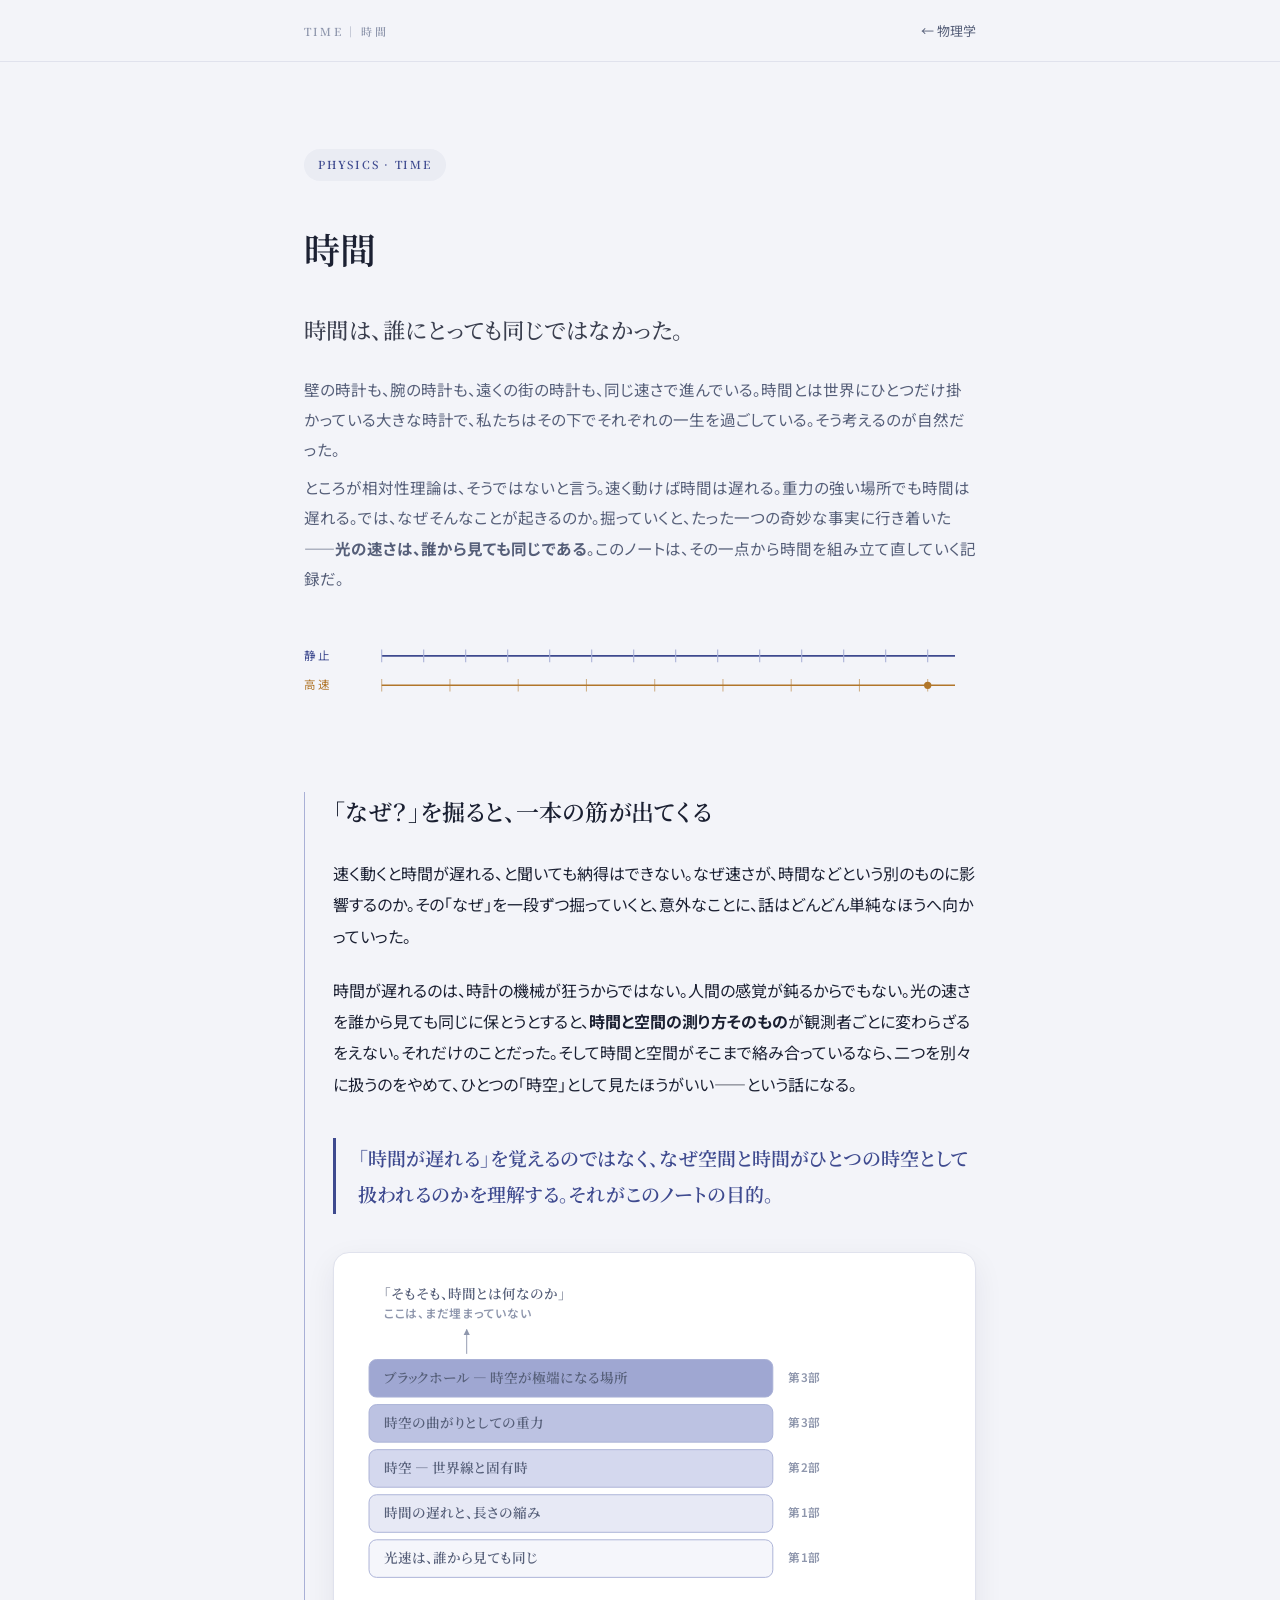
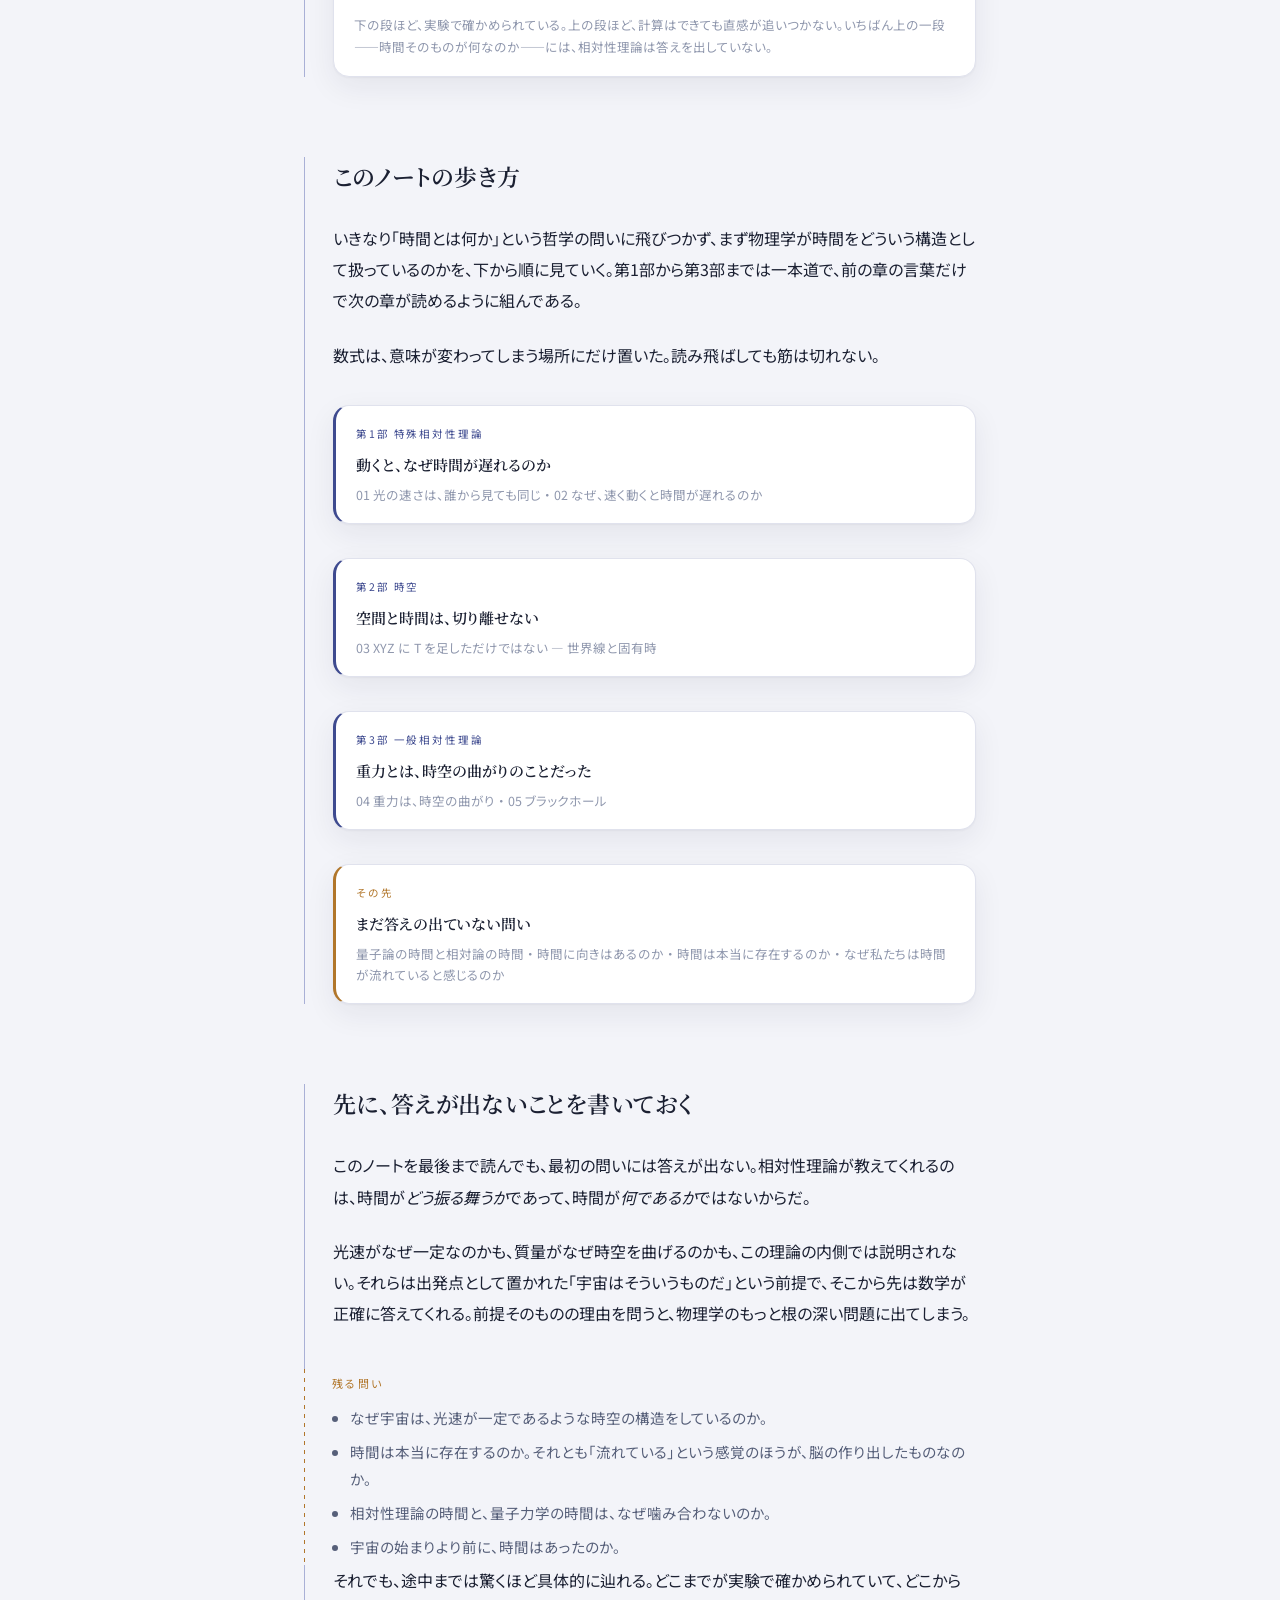
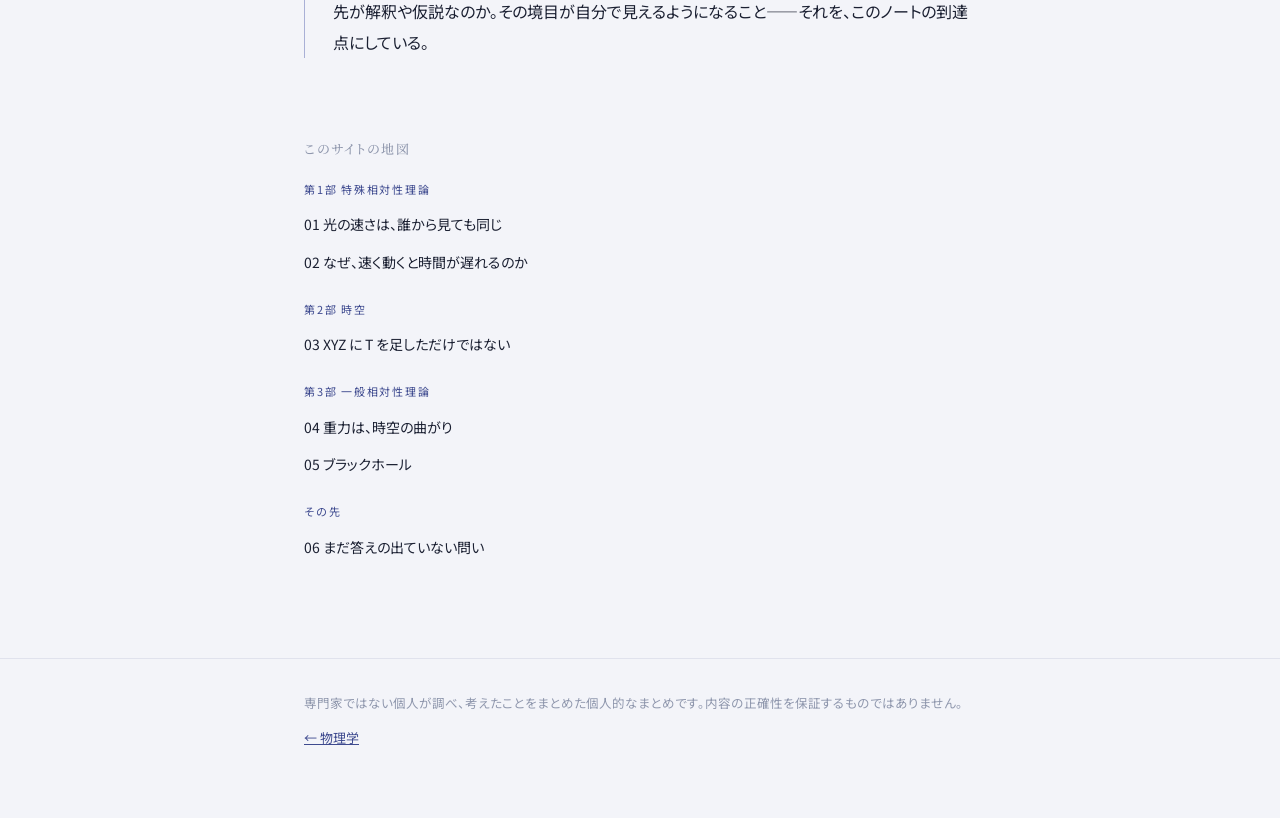
<file: index.html>
<!DOCTYPE html>
<html lang="ja">
<head>
<meta charset="UTF-8">
<meta name="viewport" content="width=device-width, initial-scale=1.0">
<title>時間｜物理学</title>
<meta name="description" content="時間は、誰にとっても同じように流れているのか。光速不変という一点から出発して、時間の遅れ、時空と世界線、重力による時空の曲がり、ブラックホール、そして量子論と時間まで。「時間が遅れる」という現象を覚えるのではなく、なぜ空間と時間がひとつの時空として扱われるのかを辿る個人的なまとめ。">
<link rel="icon" href="data:image/svg+xml,<svg xmlns=%22http://www.w3.org/2000/svg%22 viewBox=%220 0 100 100%22><text y=%22.9em%22 font-size=%2290%22>⏳</text></svg>">
<link rel="preconnect" href="https://fonts.googleapis.com">
<link rel="preconnect" href="https://fonts.gstatic.com" crossorigin>
<link href="https://fonts.googleapis.com/css2?family=Noto+Sans+JP:wght@400;500;700&family=Noto+Serif+JP:wght@500;600;700&display=swap" rel="stylesheet">
<link rel="stylesheet" href="css/style.css">
<style>.mn-tagline{font-family:"Noto Serif JP",serif;font-weight:500;font-size:clamp(1.05rem,2.6vw,1.4rem);line-height:1.75;letter-spacing:.02em;margin:.1em 0 1.1em;opacity:.85}.mn-eyebrow{display:block;font-size:.72rem;letter-spacing:.24em;opacity:.6;margin:0 0 .8em}</style>
</head>
<body>

<svg width="0" height="0" aria-hidden="true" focusable="false" style="position:absolute">
  <defs>
    <marker id="ar-i" viewBox="0 0 10 10" refX="9" refY="5" markerWidth="7" markerHeight="7" orient="auto-start-reverse"><path d="M0 0 L10 5 L0 10 z"/></marker>
    <marker id="ar-e" viewBox="0 0 10 10" refX="9" refY="5" markerWidth="7" markerHeight="7" orient="auto-start-reverse"><path d="M0 0 L10 5 L0 10 z"/></marker>
    <marker id="ar-f" viewBox="0 0 10 10" refX="9" refY="5" markerWidth="7" markerHeight="7" orient="auto-start-reverse"><path d="M0 0 L10 5 L0 10 z"/></marker>
  </defs>
</svg>

<header class="top">
  <div class="wrap">
    <a class="sitemark" href="index.html">TIME ｜ 時間</a>
    <a class="back" href="../physics/">← 物理学</a>
  </div>
</header>

<main class="wrap">

  <div class="hero">
    <p class="part-label">PHYSICS · TIME</p>
    <h1>時間</h1>
    <p class="mn-tagline">時間は、誰にとっても同じではなかった。</p>
    <p class="lede">壁の時計も、腕の時計も、遠くの街の時計も、同じ速さで進んでいる。時間とは世界にひとつだけ掛かっている大きな時計で、私たちはその下でそれぞれの一生を過ごしている。そう考えるのが自然だった。</p>
    <p class="lede">ところが相対性理論は、そうではないと言う。速く動けば時間は遅れる。重力の強い場所でも時間は遅れる。では、なぜそんなことが起きるのか。掘っていくと、たった一つの奇妙な事実に行き着いた——<strong>光の速さは、誰から見ても同じである</strong>。このノートは、その一点から時間を組み立て直していく記録だ。</p>

    <svg class="motif" viewBox="0 0 640 60" role="img" aria-labelledby="motif-t">
      <title id="motif-t">同じ区間に刻まれる、目盛りの数のちがい</title>
      <path class="wl-a" d="M74 18 H620"/>
      <path class="wl-b" d="M74 46 H620"/>
      <g class="tick">
        <path d="M74 12 V24"/><path d="M114 12 V24"/><path d="M154 12 V24"/><path d="M194 12 V24"/>
        <path d="M234 12 V24"/><path d="M274 12 V24"/><path d="M314 12 V24"/><path d="M354 12 V24"/>
        <path d="M394 12 V24"/><path d="M434 12 V24"/><path d="M474 12 V24"/><path d="M514 12 V24"/>
        <path d="M554 12 V24"/><path d="M594 12 V24"/>
      </g>
      <g class="tick-b">
        <path d="M74 40 V52"/><path d="M139 40 V52"/><path d="M204 40 V52"/><path d="M269 40 V52"/>
        <path d="M334 40 V52"/><path d="M399 40 V52"/><path d="M464 40 V52"/><path d="M529 40 V52"/>
        <path d="M594 40 V52"/>
      </g>
      <circle class="pulse" cx="594" cy="46" r="3.5"/>
      <text class="t-a" x="0" y="22">静止</text>
      <text class="t-b" x="0" y="50">高速</text>
    </svg>
  </div>

  <section class="ch">
    <h2>「なぜ？」を掘ると、一本の筋が出てくる</h2>
    <p>速く動くと時間が遅れる、と聞いても納得はできない。なぜ速さが、時間などという別のものに影響するのか。その「なぜ」を一段ずつ掘っていくと、意外なことに、話はどんどん単純なほうへ向かっていった。</p>
    <p>時間が遅れるのは、時計の機械が狂うからではない。人間の感覚が鈍るからでもない。光の速さを誰から見ても同じに保とうとすると、<strong>時間と空間の測り方そのもの</strong>が観測者ごとに変わらざるをえない。それだけのことだった。そして時間と空間がそこまで絡み合っているなら、二つを別々に扱うのをやめて、ひとつの「時空」として見たほうがいい——という話になる。</p>

    <div class="keypoint">「時間が遅れる」を覚えるのではなく、なぜ空間と時間がひとつの時空として扱われるのかを理解する。それがこのノートの目的。</div>

    <figure class="fig">
      <svg viewBox="0 0 640 344" role="img" aria-labelledby="fladder-t">
        <title id="fladder-t">光速不変から、ブラックホールまで</title>
        <text x="32" y="26">「そもそも、時間とは何なのか」</text>
        <text class="lb" x="32" y="46">ここは、まだ埋まっていない</text>
        <path class="s-f" d="M120 84 V58" marker-end="url(#ar-f)"/>
        <rect class="box fill-4" x="16" y="90" width="430" height="40" rx="8"/>
        <rect class="box fill-3" x="16" y="138" width="430" height="40" rx="8"/>
        <rect class="box fill-2" x="16" y="186" width="430" height="40" rx="8"/>
        <rect class="box fill-1" x="16" y="234" width="430" height="40" rx="8"/>
        <rect class="box fill-0" x="16" y="282" width="430" height="40" rx="8"/>
        <text x="32" y="115">ブラックホール — 時空が極端になる場所</text>
        <text x="32" y="163">時空の曲がりとしての重力</text>
        <text x="32" y="211">時空 — 世界線と固有時</text>
        <text x="32" y="259">時間の遅れと、長さの縮み</text>
        <text x="32" y="307">光速は、誰から見ても同じ</text>
        <text class="lb" x="462" y="114">第3部</text>
        <text class="lb" x="462" y="162">第3部</text>
        <text class="lb" x="462" y="210">第2部</text>
        <text class="lb" x="462" y="258">第1部</text>
        <text class="lb" x="462" y="306">第1部</text>
      </svg>
      <figcaption>下の段ほど、実験で確かめられている。上の段ほど、計算はできても直感が追いつかない。いちばん上の一段——時間そのものが何なのか——には、相対性理論は答えを出していない。</figcaption>
    </figure>
  </section>

  <section class="ch">
    <h2>このノートの歩き方</h2>
    <p>いきなり「時間とは何か」という哲学の問いに飛びつかず、まず物理学が時間をどういう構造として扱っているのかを、下から順に見ていく。第1部から第3部までは一本道で、前の章の言葉だけで次の章が読めるように組んである。</p>
    <p>数式は、意味が変わってしまう場所にだけ置いた。読み飛ばしても筋は切れない。</p>

    <a class="partcard" href="light.html">
      <span class="k">第1部 特殊相対性理論</span>
      <span class="t">動くと、なぜ時間が遅れるのか</span>
      <span class="d">01 光の速さは、誰から見ても同じ ・ 02 なぜ、速く動くと時間が遅れるのか</span>
    </a>

    <a class="partcard" href="spacetime.html">
      <span class="k">第2部 時空</span>
      <span class="t">空間と時間は、切り離せない</span>
      <span class="d">03 XYZ に T を足しただけではない — 世界線と固有時</span>
    </a>

    <a class="partcard" href="gravity.html">
      <span class="k">第3部 一般相対性理論</span>
      <span class="t">重力とは、時空の曲がりのことだった</span>
      <span class="d">04 重力は、時空の曲がり ・ 05 ブラックホール</span>
    </a>

    <div class="colcard">
      <a href="questions.html">
        <span class="k">その先</span>
        <span class="t">まだ答えの出ていない問い</span>
        <span class="d">量子論の時間と相対論の時間 ・ 時間に向きはあるのか ・ 時間は本当に存在するのか ・ なぜ私たちは時間が流れていると感じるのか</span>
      </a>
    </div>
  </section>

  <section class="ch">
    <h2>先に、答えが出ないことを書いておく</h2>
    <p>このノートを最後まで読んでも、最初の問いには答えが出ない。相対性理論が教えてくれるのは、時間が<em>どう振る舞うか</em>であって、時間が<em>何であるか</em>ではないからだ。</p>
    <p>光速がなぜ一定なのかも、質量がなぜ時空を曲げるのかも、この理論の内側では説明されない。それらは出発点として置かれた「宇宙はそういうものだ」という前提で、そこから先は数学が正確に答えてくれる。前提そのものの理由を問うと、物理学のもっと根の深い問題に出てしまう。</p>

    <div class="q">
      <p class="q-label">残る問い</p>
      <ul>
        <li>なぜ宇宙は、光速が一定であるような時空の構造をしているのか。</li>
        <li>時間は本当に存在するのか。それとも「流れている」という感覚のほうが、脳の作り出したものなのか。</li>
        <li>相対性理論の時間と、量子力学の時間は、なぜ噛み合わないのか。</li>
        <li>宇宙の始まりより前に、時間はあったのか。</li>
      </ul>
    </div>

    <p>それでも、途中までは驚くほど具体的に辿れる。どこまでが実験で確かめられていて、どこから先が解釈や仮説なのか。その境目が自分で見えるようになること——それを、このノートの到達点にしている。</p>
  </section>

</main>

<nav class="sitemap" aria-label="このサイトの地図">
  <h2>このサイトの地図</h2>
  <div class="grp">
    <p class="k">第1部 特殊相対性理論</p>
    <ul>
      <li><a href="light.html">01 光の速さは、誰から見ても同じ</a></li>
      <li><a href="dilation.html">02 なぜ、速く動くと時間が遅れるのか</a></li>
    </ul>
  </div>
  <div class="grp">
    <p class="k">第2部 時空</p>
    <ul>
      <li><a href="spacetime.html">03 XYZ に T を足しただけではない</a></li>
    </ul>
  </div>
  <div class="grp">
    <p class="k">第3部 一般相対性理論</p>
    <ul>
      <li><a href="gravity.html">04 重力は、時空の曲がり</a></li>
      <li><a href="blackhole.html">05 ブラックホール</a></li>
    </ul>
  </div>
  <div class="grp">
    <p class="k">その先</p>
    <ul>
      <li><a href="questions.html">06 まだ答えの出ていない問い</a></li>
    </ul>
  </div>
</nav>

<footer class="foot">
  <div class="wrap">
    <p>専門家ではない個人が調べ、考えたことをまとめた個人的なまとめです。内容の正確性を保証するものではありません。</p>
    <p><a href="../physics/">← 物理学</a></p>
  </div>
</footer>

</body>
</html>
</file>
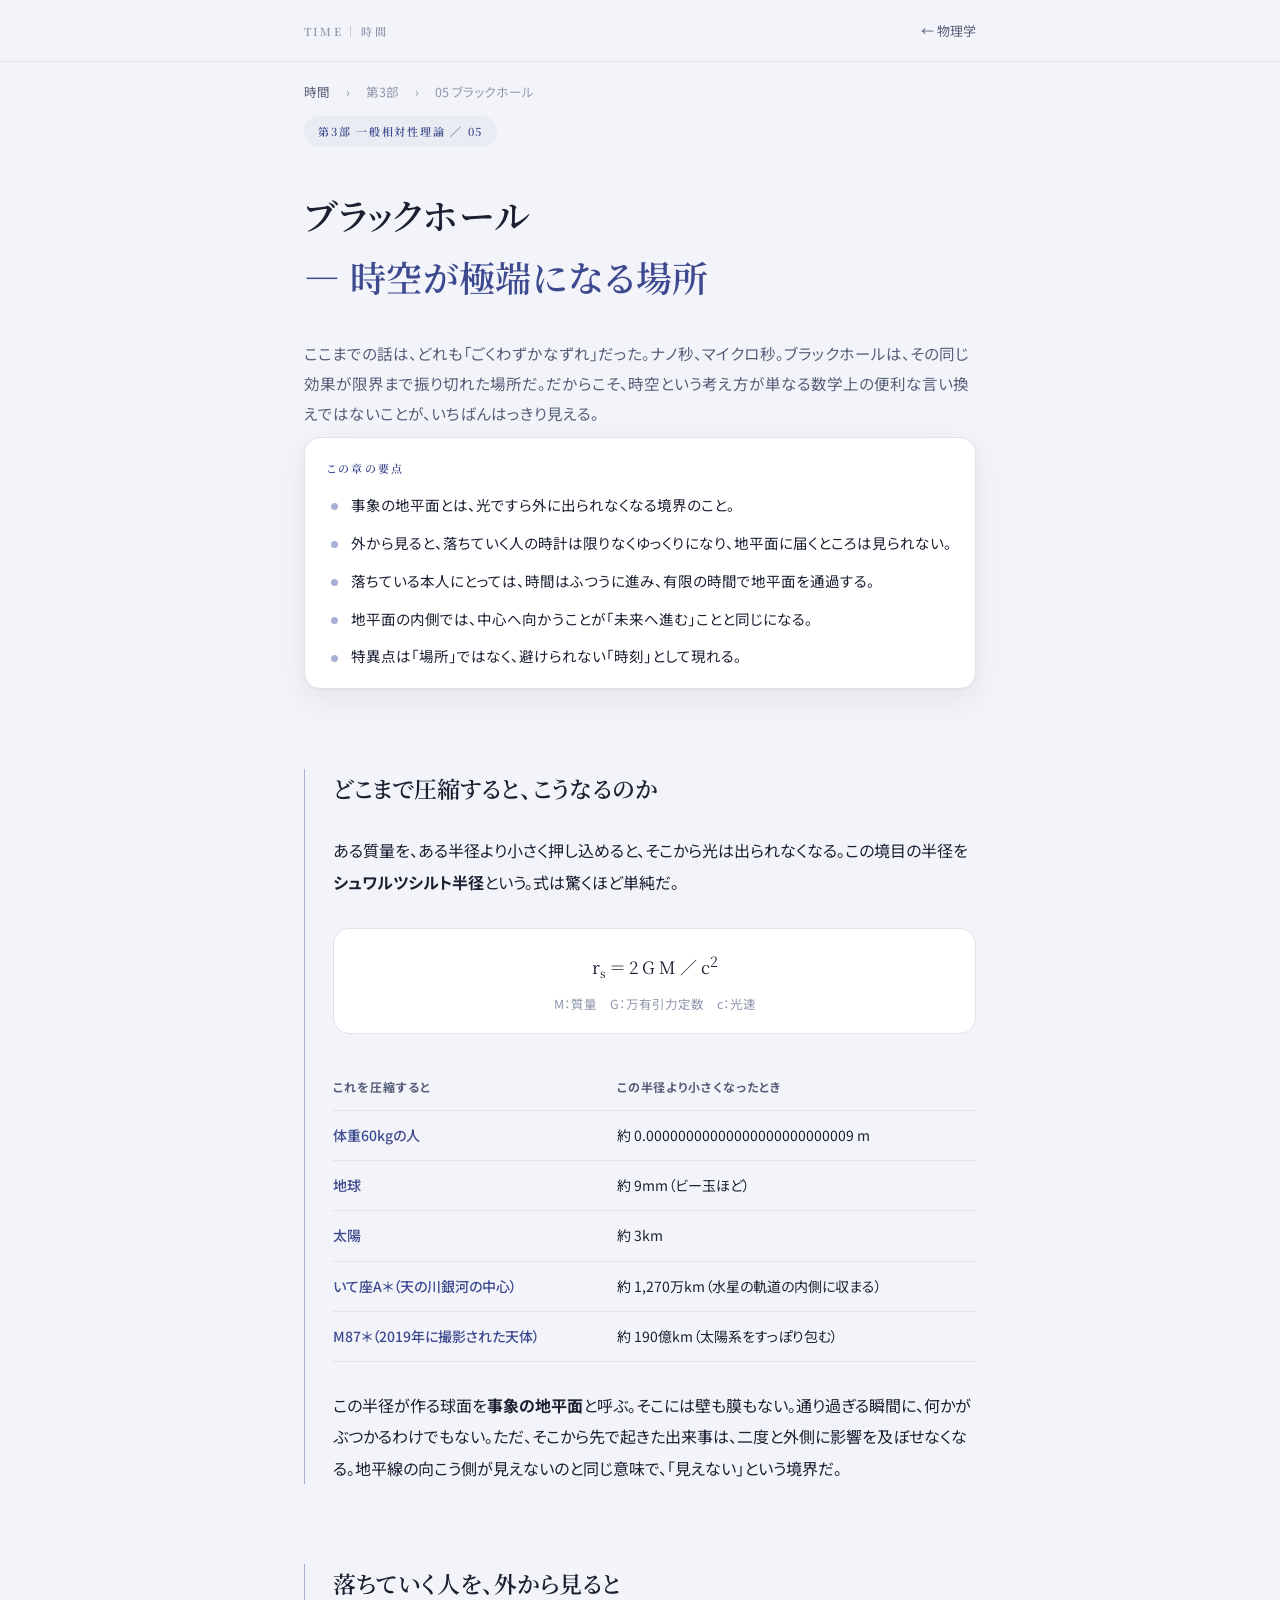
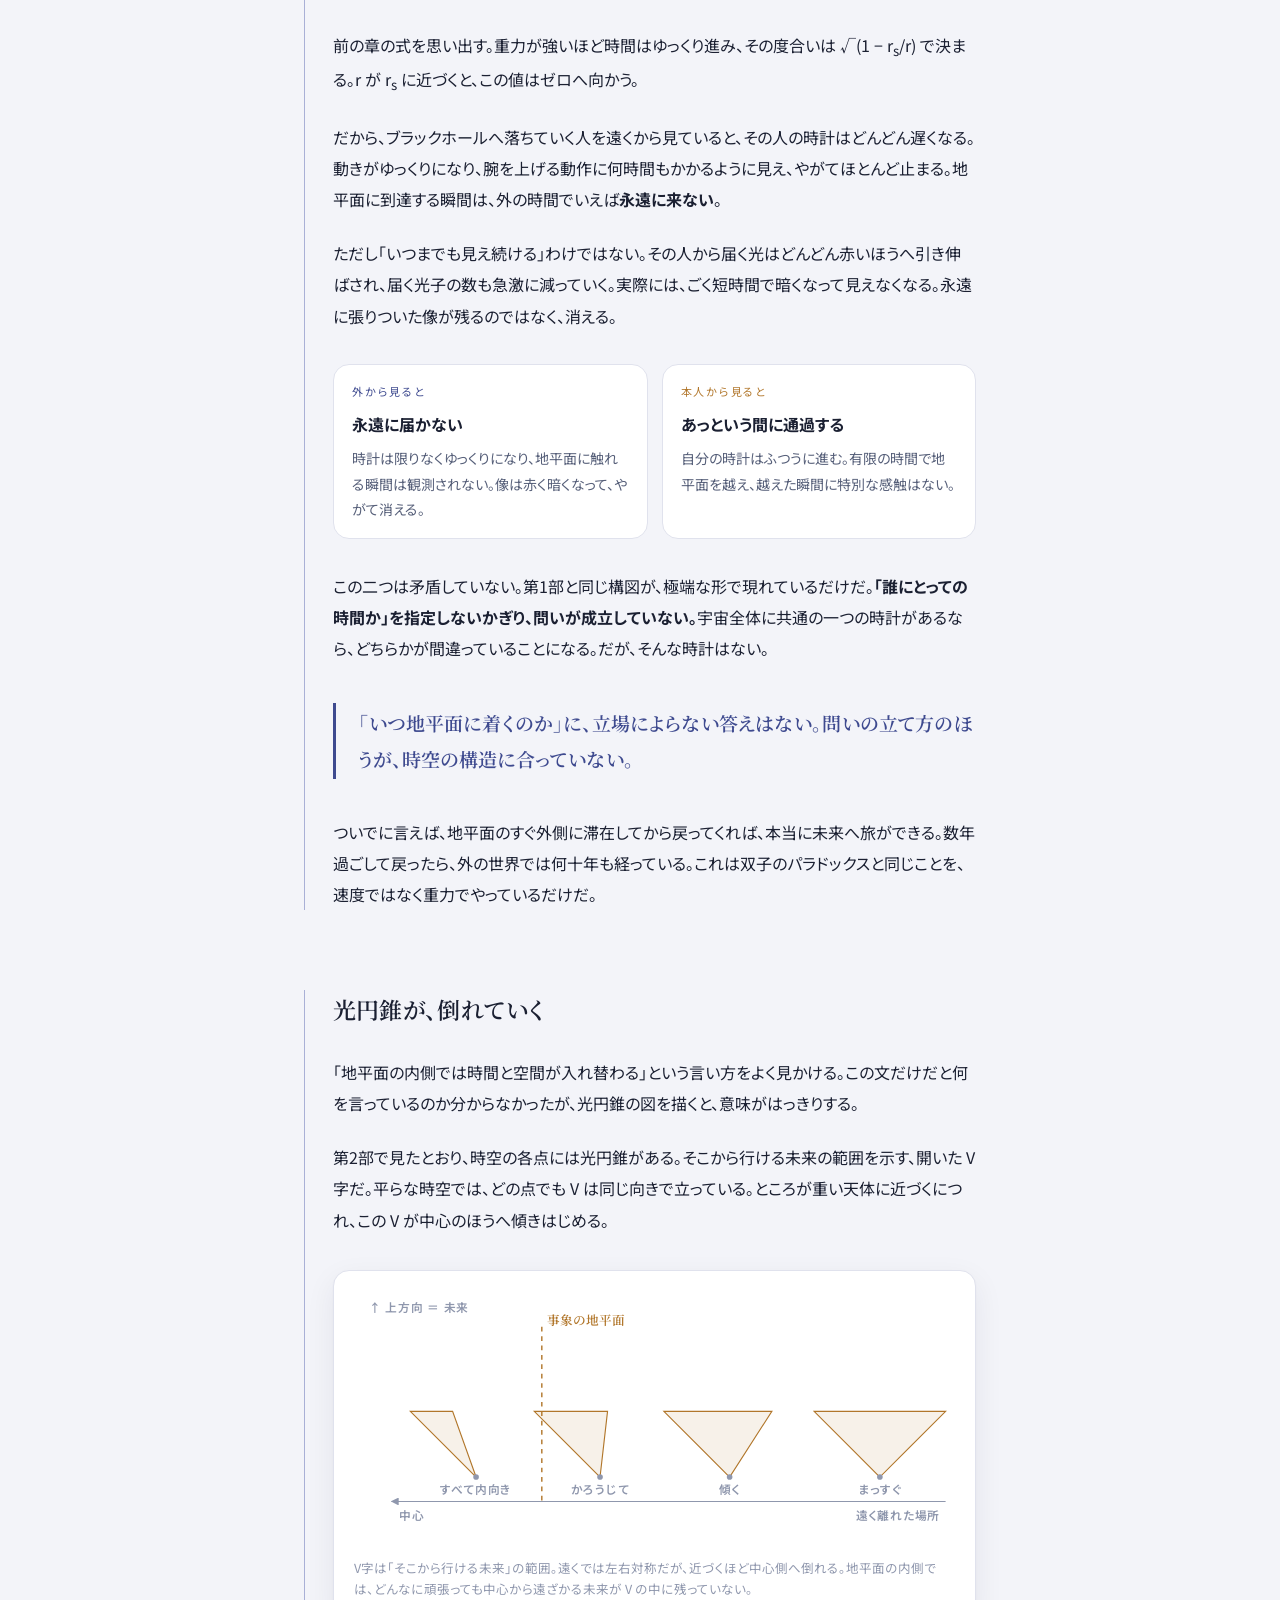
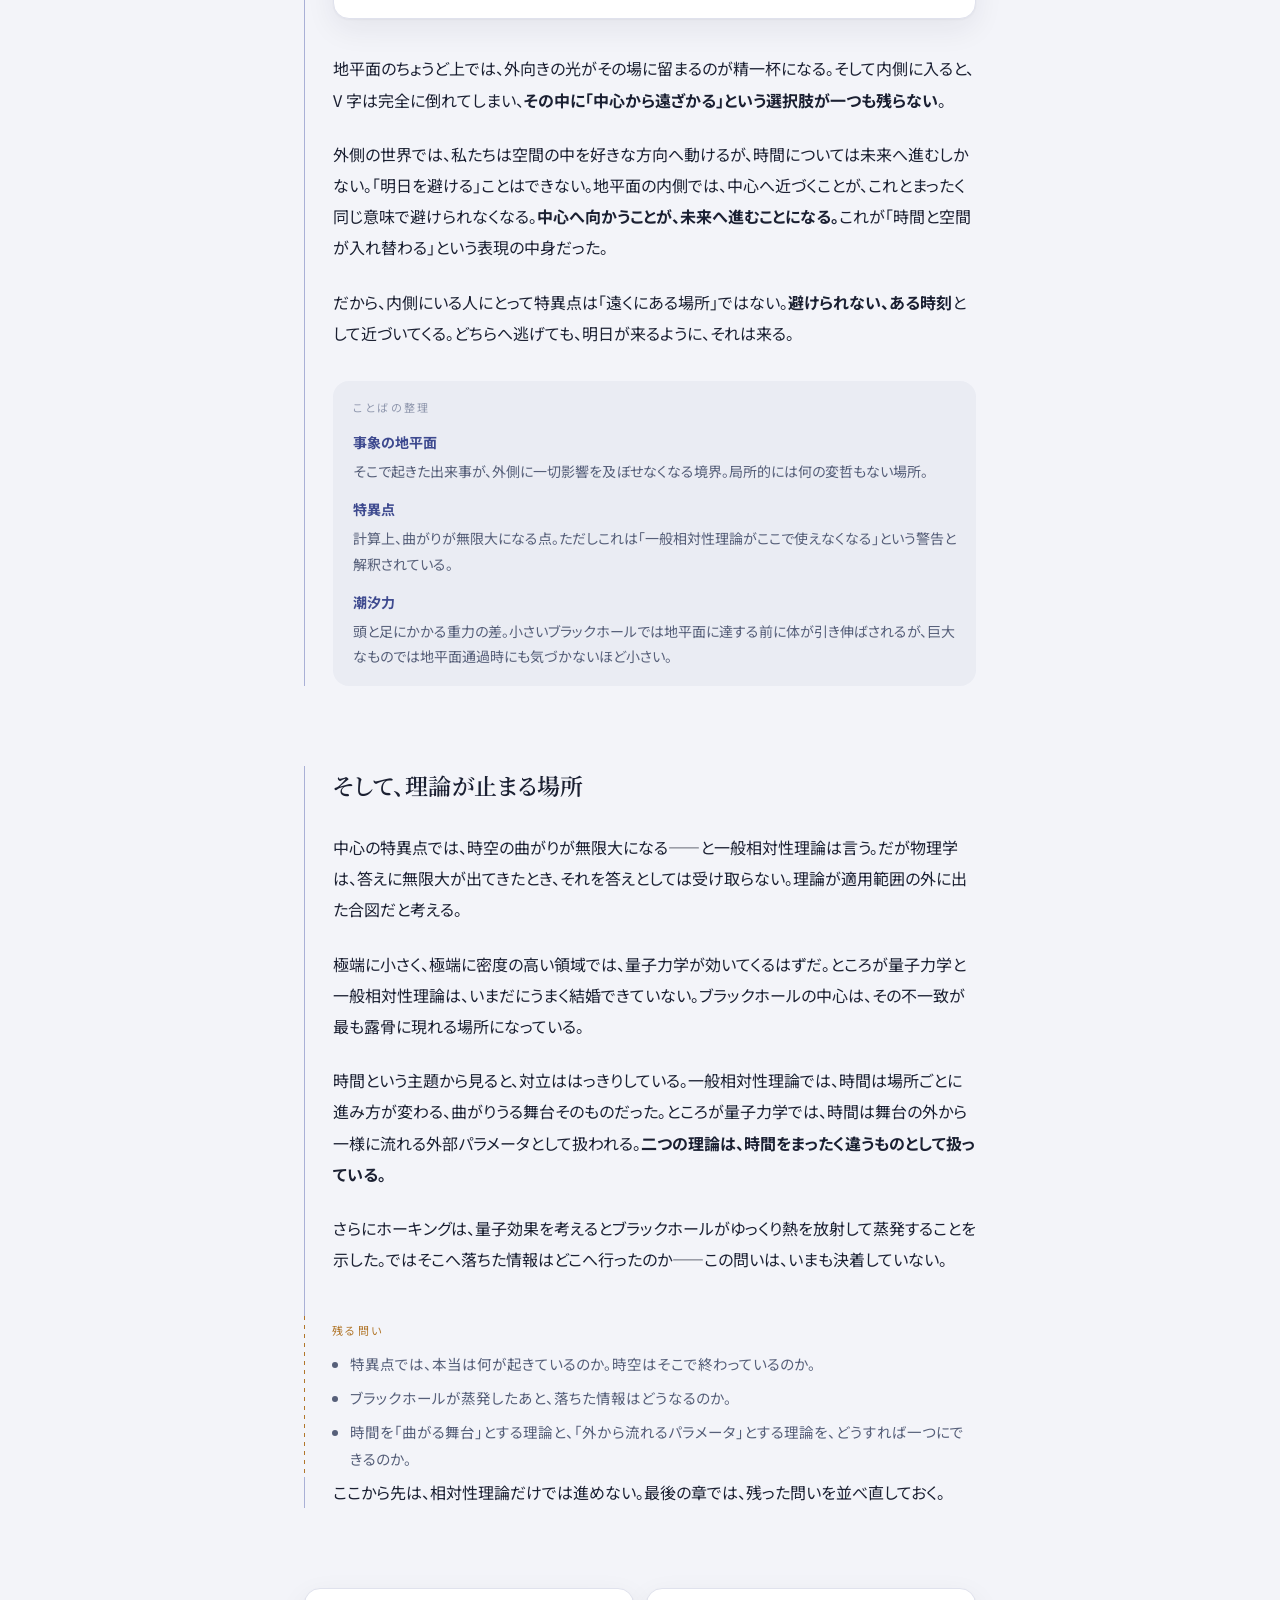
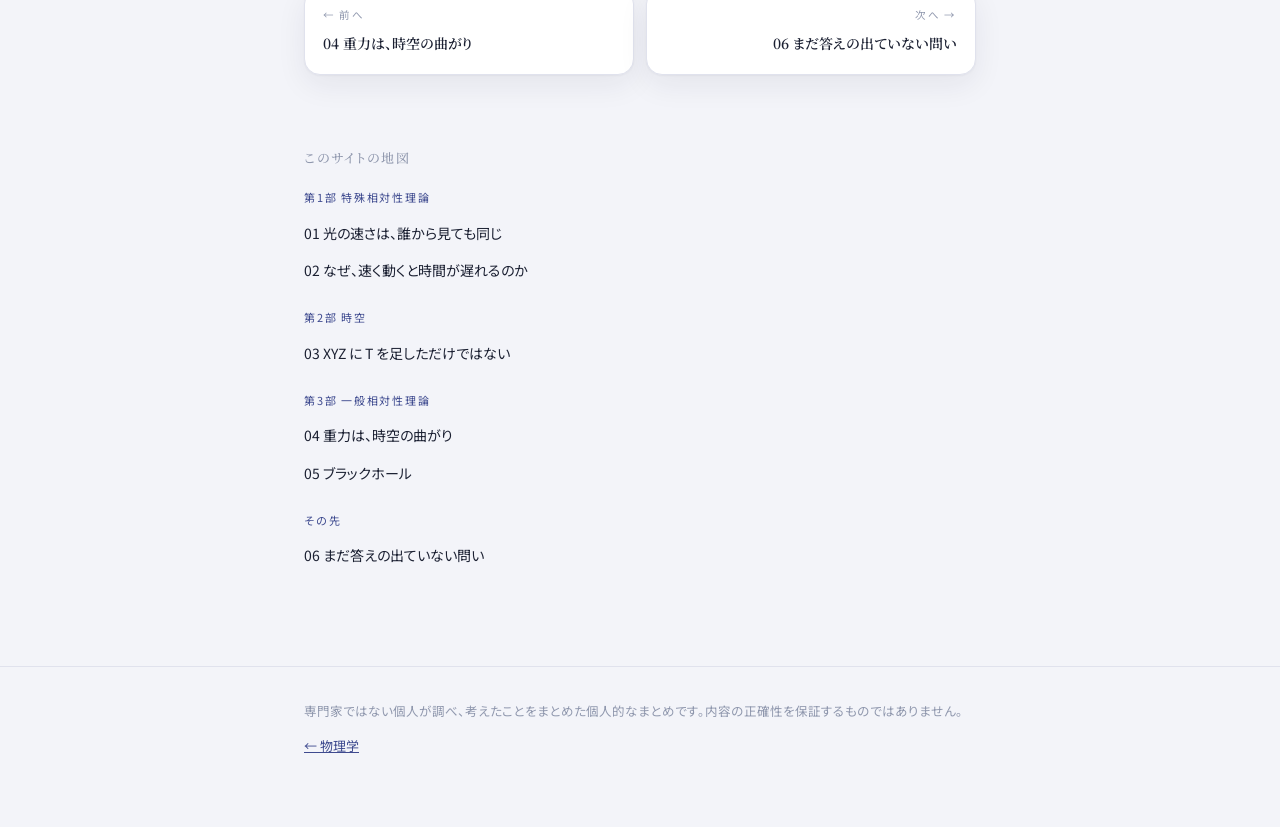
<file: blackhole.html>
<!DOCTYPE html>
<html lang="ja">
<head>
<meta charset="UTF-8">
<meta name="viewport" content="width=device-width, initial-scale=1.0">
<title>05 ブラックホール｜時間</title>
<meta name="description" content="時空の曲がりが極端になった場所では、時間と空間に何が起きるのか。事象の地平面、外から見た落下と本人から見た落下の違い、光円錐が倒れるという意味、そして「特異点は場所ではなく時刻である」という帰結。">
<link rel="icon" href="data:image/svg+xml,<svg xmlns=%22http://www.w3.org/2000/svg%22 viewBox=%220 0 100 100%22><text y=%22.9em%22 font-size=%2290%22>⏳</text></svg>">
<link rel="preconnect" href="https://fonts.googleapis.com">
<link rel="preconnect" href="https://fonts.gstatic.com" crossorigin>
<link href="https://fonts.googleapis.com/css2?family=Noto+Sans+JP:wght@400;500;700&family=Noto+Serif+JP:wght@500;600;700&display=swap" rel="stylesheet">
<link rel="stylesheet" href="css/style.css">
</head>
<body>

<svg width="0" height="0" aria-hidden="true" focusable="false" style="position:absolute">
  <defs>
    <marker id="ar-i" viewBox="0 0 10 10" refX="9" refY="5" markerWidth="7" markerHeight="7" orient="auto-start-reverse"><path d="M0 0 L10 5 L0 10 z"/></marker>
    <marker id="ar-e" viewBox="0 0 10 10" refX="9" refY="5" markerWidth="7" markerHeight="7" orient="auto-start-reverse"><path d="M0 0 L10 5 L0 10 z"/></marker>
    <marker id="ar-f" viewBox="0 0 10 10" refX="9" refY="5" markerWidth="7" markerHeight="7" orient="auto-start-reverse"><path d="M0 0 L10 5 L0 10 z"/></marker>
  </defs>
</svg>

<header class="top">
  <div class="wrap">
    <a class="sitemark" href="index.html">TIME ｜ 時間</a>
    <a class="back" href="../physics/">← 物理学</a>
  </div>
</header>

<nav class="crumb" aria-label="パンくず">
  <a href="index.html">時間</a><span>›</span><span>第3部</span><span>›</span><span>05 ブラックホール</span>
</nav>

<main class="wrap">

  <p class="part-label">第3部 一般相対性理論 ／ 05</p>
  <h1>ブラックホール<br><span class="em">— 時空が極端になる場所</span></h1>
  <p class="lede">ここまでの話は、どれも「ごくわずかなずれ」だった。ナノ秒、マイクロ秒。ブラックホールは、その同じ効果が限界まで振り切れた場所だ。だからこそ、時空という考え方が単なる数学上の便利な言い換えではないことが、いちばんはっきり見える。</p>

  <div class="summary">
    <span class="k">この章の要点</span>
    <ul>
      <li>事象の地平面とは、光ですら外に出られなくなる境界のこと。</li>
      <li>外から見ると、落ちていく人の時計は限りなくゆっくりになり、地平面に届くところは見られない。</li>
      <li>落ちている本人にとっては、時間はふつうに進み、有限の時間で地平面を通過する。</li>
      <li>地平面の内側では、中心へ向かうことが「未来へ進む」ことと同じになる。</li>
      <li>特異点は「場所」ではなく、避けられない「時刻」として現れる。</li>
    </ul>
  </div>

  <section class="ch">
    <h2>どこまで圧縮すると、こうなるのか</h2>

    <p>ある質量を、ある半径より小さく押し込めると、そこから光は出られなくなる。この境目の半径を<strong>シュワルツシルト半径</strong>という。式は驚くほど単純だ。</p>

    <div class="formula">
      r<sub>s</sub> ＝ 2 G M ／ c<sup>2</sup>
      <span class="note">M：質量　G：万有引力定数　c：光速</span>
    </div>

    <div class="tbl-scroll">
      <table>
        <thead>
          <tr><th>これを圧縮すると</th><th>この半径より小さくなったとき</th></tr>
        </thead>
        <tbody>
          <tr><td>体重60kgの人</td><td>約 0.00000000000000000000000009 m</td></tr>
          <tr><td>地球</td><td>約 9mm（ビー玉ほど）</td></tr>
          <tr><td>太陽</td><td>約 3km</td></tr>
          <tr><td>いて座A＊（天の川銀河の中心）</td><td>約 1,270万km（水星の軌道の内側に収まる）</td></tr>
          <tr><td>M87＊（2019年に撮影された天体）</td><td>約 190億km（太陽系をすっぽり包む）</td></tr>
        </tbody>
      </table>
    </div>

    <p>この半径が作る球面を<strong>事象の地平面</strong>と呼ぶ。そこには壁も膜もない。通り過ぎる瞬間に、何かがぶつかるわけでもない。ただ、そこから先で起きた出来事は、二度と外側に影響を及ぼせなくなる。地平線の向こう側が見えないのと同じ意味で、「見えない」という境界だ。</p>
  </section>

  <section class="ch">
    <h2>落ちていく人を、外から見ると</h2>

    <p>前の章の式を思い出す。重力が強いほど時間はゆっくり進み、その度合いは √(1 − r<sub>s</sub>/r) で決まる。r が r<sub>s</sub> に近づくと、この値はゼロへ向かう。</p>

    <p>だから、ブラックホールへ落ちていく人を遠くから見ていると、その人の時計はどんどん遅くなる。動きがゆっくりになり、腕を上げる動作に何時間もかかるように見え、やがてほとんど止まる。地平面に到達する瞬間は、外の時間でいえば<strong>永遠に来ない</strong>。</p>

    <p>ただし「いつまでも見え続ける」わけではない。その人から届く光はどんどん赤いほうへ引き伸ばされ、届く光子の数も急激に減っていく。実際には、ごく短時間で暗くなって見えなくなる。永遠に張りついた像が残るのではなく、消える。</p>

    <div class="duo">
      <div class="card">
        <span class="k">外から見ると</span>
        <span class="t">永遠に届かない</span>
        <p>時計は限りなくゆっくりになり、地平面に触れる瞬間は観測されない。像は赤く暗くなって、やがて消える。</p>
      </div>
      <div class="card b">
        <span class="k">本人から見ると</span>
        <span class="t">あっという間に通過する</span>
        <p>自分の時計はふつうに進む。有限の時間で地平面を越え、越えた瞬間に特別な感触はない。</p>
      </div>
    </div>

    <p>この二つは矛盾していない。第1部と同じ構図が、極端な形で現れているだけだ。<strong>「誰にとっての時間か」を指定しないかぎり、問いが成立していない。</strong>宇宙全体に共通の一つの時計があるなら、どちらかが間違っていることになる。だが、そんな時計はない。</p>

    <div class="keypoint">「いつ地平面に着くのか」に、立場によらない答えはない。問いの立て方のほうが、時空の構造に合っていない。</div>

    <p>ついでに言えば、地平面のすぐ外側に滞在してから戻ってくれば、本当に未来へ旅ができる。数年過ごして戻ったら、外の世界では何十年も経っている。これは双子のパラドックスと同じことを、速度ではなく重力でやっているだけだ。</p>
  </section>

  <section class="ch">
    <h2>光円錐が、倒れていく</h2>

    <p>「地平面の内側では時間と空間が入れ替わる」という言い方をよく見かける。この文だけだと何を言っているのか分からなかったが、光円錐の図を描くと、意味がはっきりする。</p>

    <p>第2部で見たとおり、時空の各点には光円錐がある。そこから行ける未来の範囲を示す、開いた V 字だ。平らな時空では、どの点でも V は同じ向きで立っている。ところが重い天体に近づくにつれ、この V が中心のほうへ傾きはじめる。</p>

    <figure class="fig">
      <svg viewBox="0 0 640 264" role="img" aria-labelledby="f1-t">
        <title id="f1-t">中心に近づくほど、光円錐が倒れていく</title>
        <text class="lb" x="16" y="20">↑ 上方向 ＝ 未来</text>
        <path class="s-e-d" d="M200 36 V222"/>
        <text class="te" x="206" y="34">事象の地平面</text>

        <path class="axis" d="M630 222 H40" marker-end="url(#ar-f)"/>
        <text class="lb" x="48" y="242">中心</text>
        <text class="lb" x="624" y="242" text-anchor="end">遠く離れた場所</text>

        <path class="cone" d="M560 196 L490 126 L630 126 Z"/>
        <path class="cone" d="M400 196 L330 126 L445 126 Z"/>
        <path class="cone" d="M262 196 L192 126 L270 126 Z"/>
        <path class="cone" d="M130 196 L60 126 L105 126 Z"/>
        <circle class="f-f" cx="560" cy="196" r="3"/>
        <circle class="f-f" cx="400" cy="196" r="3"/>
        <circle class="f-f" cx="262" cy="196" r="3"/>
        <circle class="f-f" cx="130" cy="196" r="3"/>
        <text class="lb" x="560" y="214" text-anchor="middle">まっすぐ</text>
        <text class="lb" x="400" y="214" text-anchor="middle">傾く</text>
        <text class="lb" x="262" y="214" text-anchor="middle">かろうじて</text>
        <text class="lb" x="130" y="214" text-anchor="middle">すべて内向き</text>
      </svg>
      <figcaption>V字は「そこから行ける未来」の範囲。遠くでは左右対称だが、近づくほど中心側へ倒れる。地平面の内側では、どんなに頑張っても中心から遠ざかる未来が V の中に残っていない。</figcaption>
    </figure>

    <p>地平面のちょうど上では、外向きの光がその場に留まるのが精一杯になる。そして内側に入ると、V 字は完全に倒れてしまい、<strong>その中に「中心から遠ざかる」という選択肢が一つも残らない</strong>。</p>

    <p>外側の世界では、私たちは空間の中を好きな方向へ動けるが、時間については未来へ進むしかない。「明日を避ける」ことはできない。地平面の内側では、中心へ近づくことが、これとまったく同じ意味で避けられなくなる。<strong>中心へ向かうことが、未来へ進むことになる。</strong>これが「時間と空間が入れ替わる」という表現の中身だった。</p>

    <p>だから、内側にいる人にとって特異点は「遠くにある場所」ではない。<strong>避けられない、ある時刻</strong>として近づいてくる。どちらへ逃げても、明日が来るように、それは来る。</p>

    <div class="terms">
      <span class="k">ことばの整理</span>
      <dl>
        <dt>事象の地平面</dt>
        <dd>そこで起きた出来事が、外側に一切影響を及ぼせなくなる境界。局所的には何の変哲もない場所。</dd>
        <dt>特異点</dt>
        <dd>計算上、曲がりが無限大になる点。ただしこれは「一般相対性理論がここで使えなくなる」という警告と解釈されている。</dd>
        <dt>潮汐力</dt>
        <dd>頭と足にかかる重力の差。小さいブラックホールでは地平面に達する前に体が引き伸ばされるが、巨大なものでは地平面通過時にも気づかないほど小さい。</dd>
      </dl>
    </div>
  </section>

  <section class="ch">
    <h2>そして、理論が止まる場所</h2>

    <p>中心の特異点では、時空の曲がりが無限大になる——と一般相対性理論は言う。だが物理学は、答えに無限大が出てきたとき、それを答えとしては受け取らない。理論が適用範囲の外に出た合図だと考える。</p>

    <p>極端に小さく、極端に密度の高い領域では、量子力学が効いてくるはずだ。ところが量子力学と一般相対性理論は、いまだにうまく結婚できていない。ブラックホールの中心は、その不一致が最も露骨に現れる場所になっている。</p>

    <p>時間という主題から見ると、対立ははっきりしている。一般相対性理論では、時間は場所ごとに進み方が変わる、曲がりうる舞台そのものだった。ところが量子力学では、時間は舞台の外から一様に流れる外部パラメータとして扱われる。<strong>二つの理論は、時間をまったく違うものとして扱っている。</strong></p>

    <p>さらにホーキングは、量子効果を考えるとブラックホールがゆっくり熱を放射して蒸発することを示した。ではそこへ落ちた情報はどこへ行ったのか——この問いは、いまも決着していない。</p>

    <div class="q">
      <p class="q-label">残る問い</p>
      <ul>
        <li>特異点では、本当は何が起きているのか。時空はそこで終わっているのか。</li>
        <li>ブラックホールが蒸発したあと、落ちた情報はどうなるのか。</li>
        <li>時間を「曲がる舞台」とする理論と、「外から流れるパラメータ」とする理論を、どうすれば一つにできるのか。</li>
      </ul>
    </div>

    <p>ここから先は、相対性理論だけでは進めない。最後の章では、残った問いを並べ直しておく。</p>
  </section>

</main>

<nav class="pager" aria-label="前後のページ">
  <a class="prev" href="gravity.html"><span class="k">← 前へ</span><span class="t">04 重力は、時空の曲がり</span></a>
  <a class="next" href="questions.html"><span class="k">次へ →</span><span class="t">06 まだ答えの出ていない問い</span></a>
</nav>

<nav class="sitemap" aria-label="このサイトの地図">
  <h2>このサイトの地図</h2>
  <div class="grp">
    <p class="k">第1部 特殊相対性理論</p>
    <ul>
      <li><a href="light.html">01 光の速さは、誰から見ても同じ</a></li>
      <li><a href="dilation.html">02 なぜ、速く動くと時間が遅れるのか</a></li>
    </ul>
  </div>
  <div class="grp">
    <p class="k">第2部 時空</p>
    <ul>
      <li><a href="spacetime.html">03 XYZ に T を足しただけではない</a></li>
    </ul>
  </div>
  <div class="grp">
    <p class="k">第3部 一般相対性理論</p>
    <ul>
      <li><a href="gravity.html">04 重力は、時空の曲がり</a></li>
      <li><a href="blackhole.html">05 ブラックホール</a></li>
    </ul>
  </div>
  <div class="grp">
    <p class="k">その先</p>
    <ul>
      <li><a href="questions.html">06 まだ答えの出ていない問い</a></li>
    </ul>
  </div>
</nav>

<footer class="foot">
  <div class="wrap">
    <p>専門家ではない個人が調べ、考えたことをまとめた個人的なまとめです。内容の正確性を保証するものではありません。</p>
    <p><a href="../physics/">← 物理学</a></p>
  </div>
</footer>

</body>
</html>
</file>
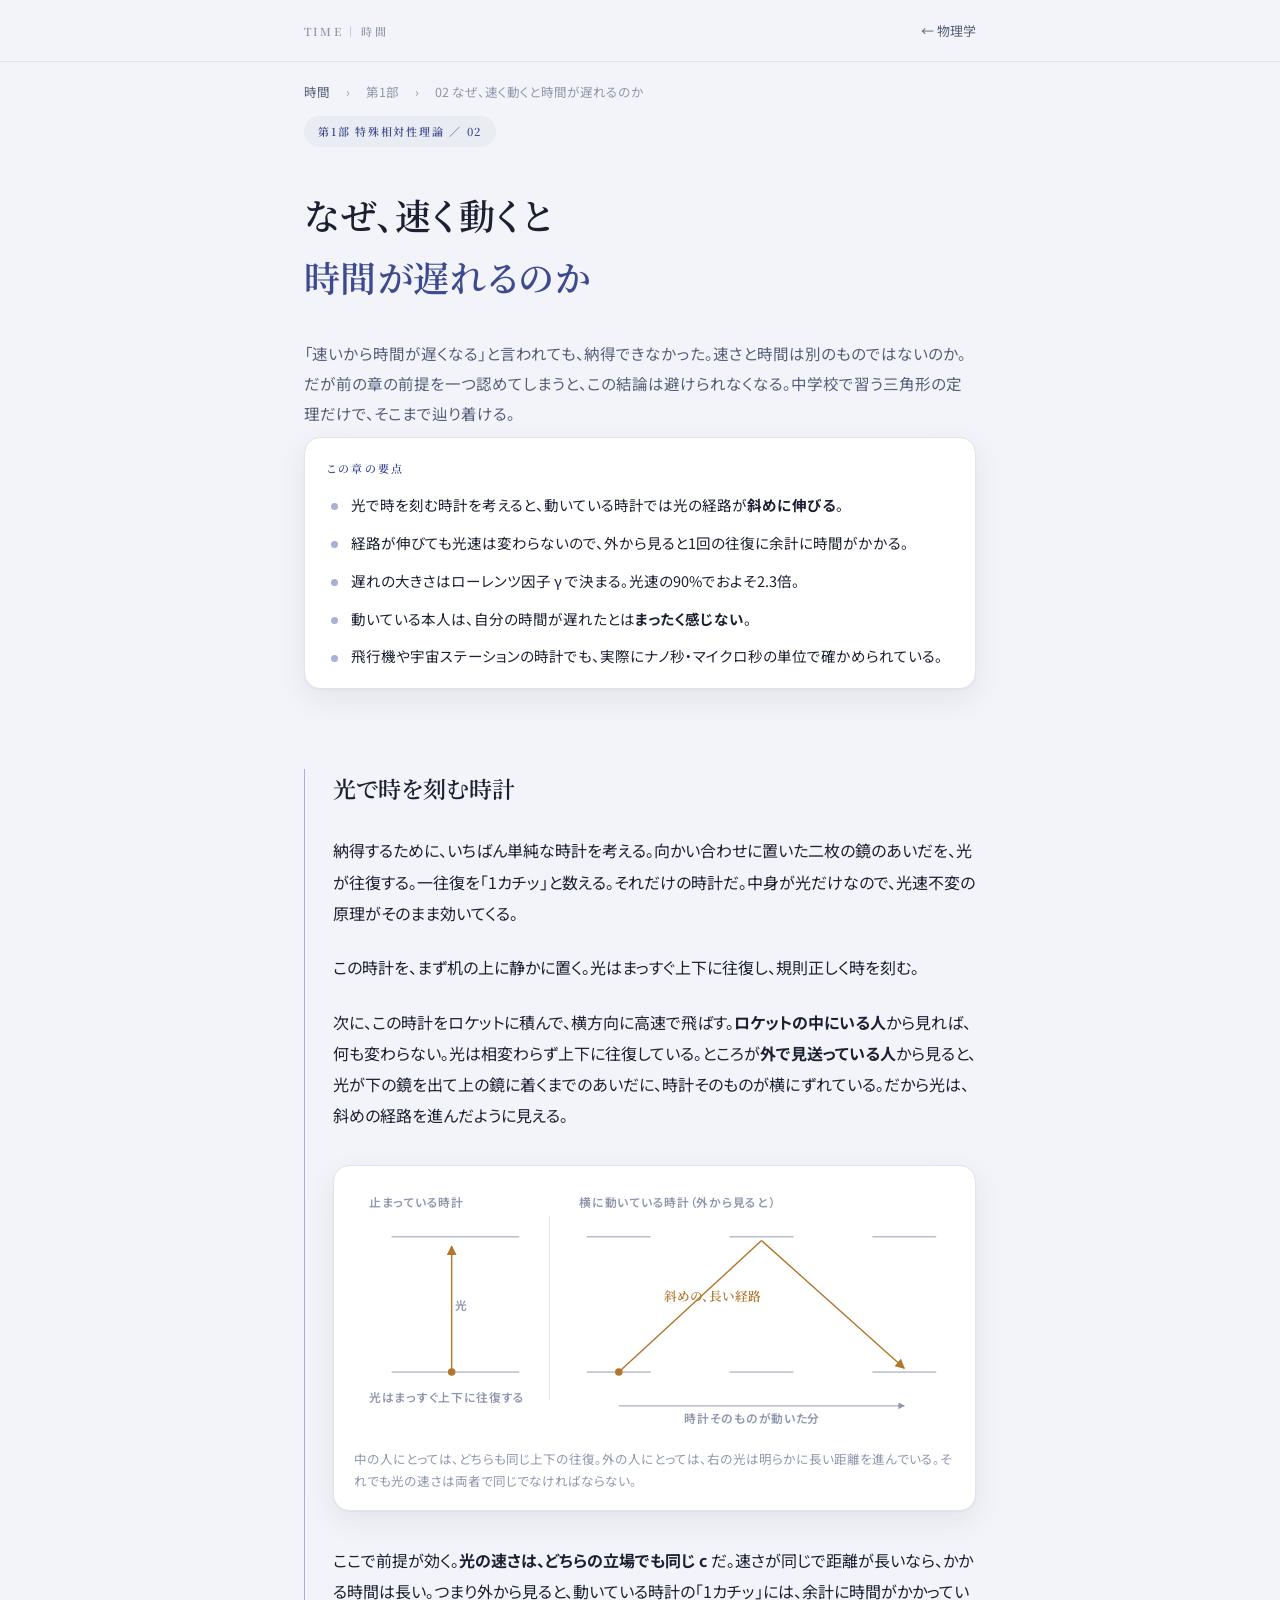
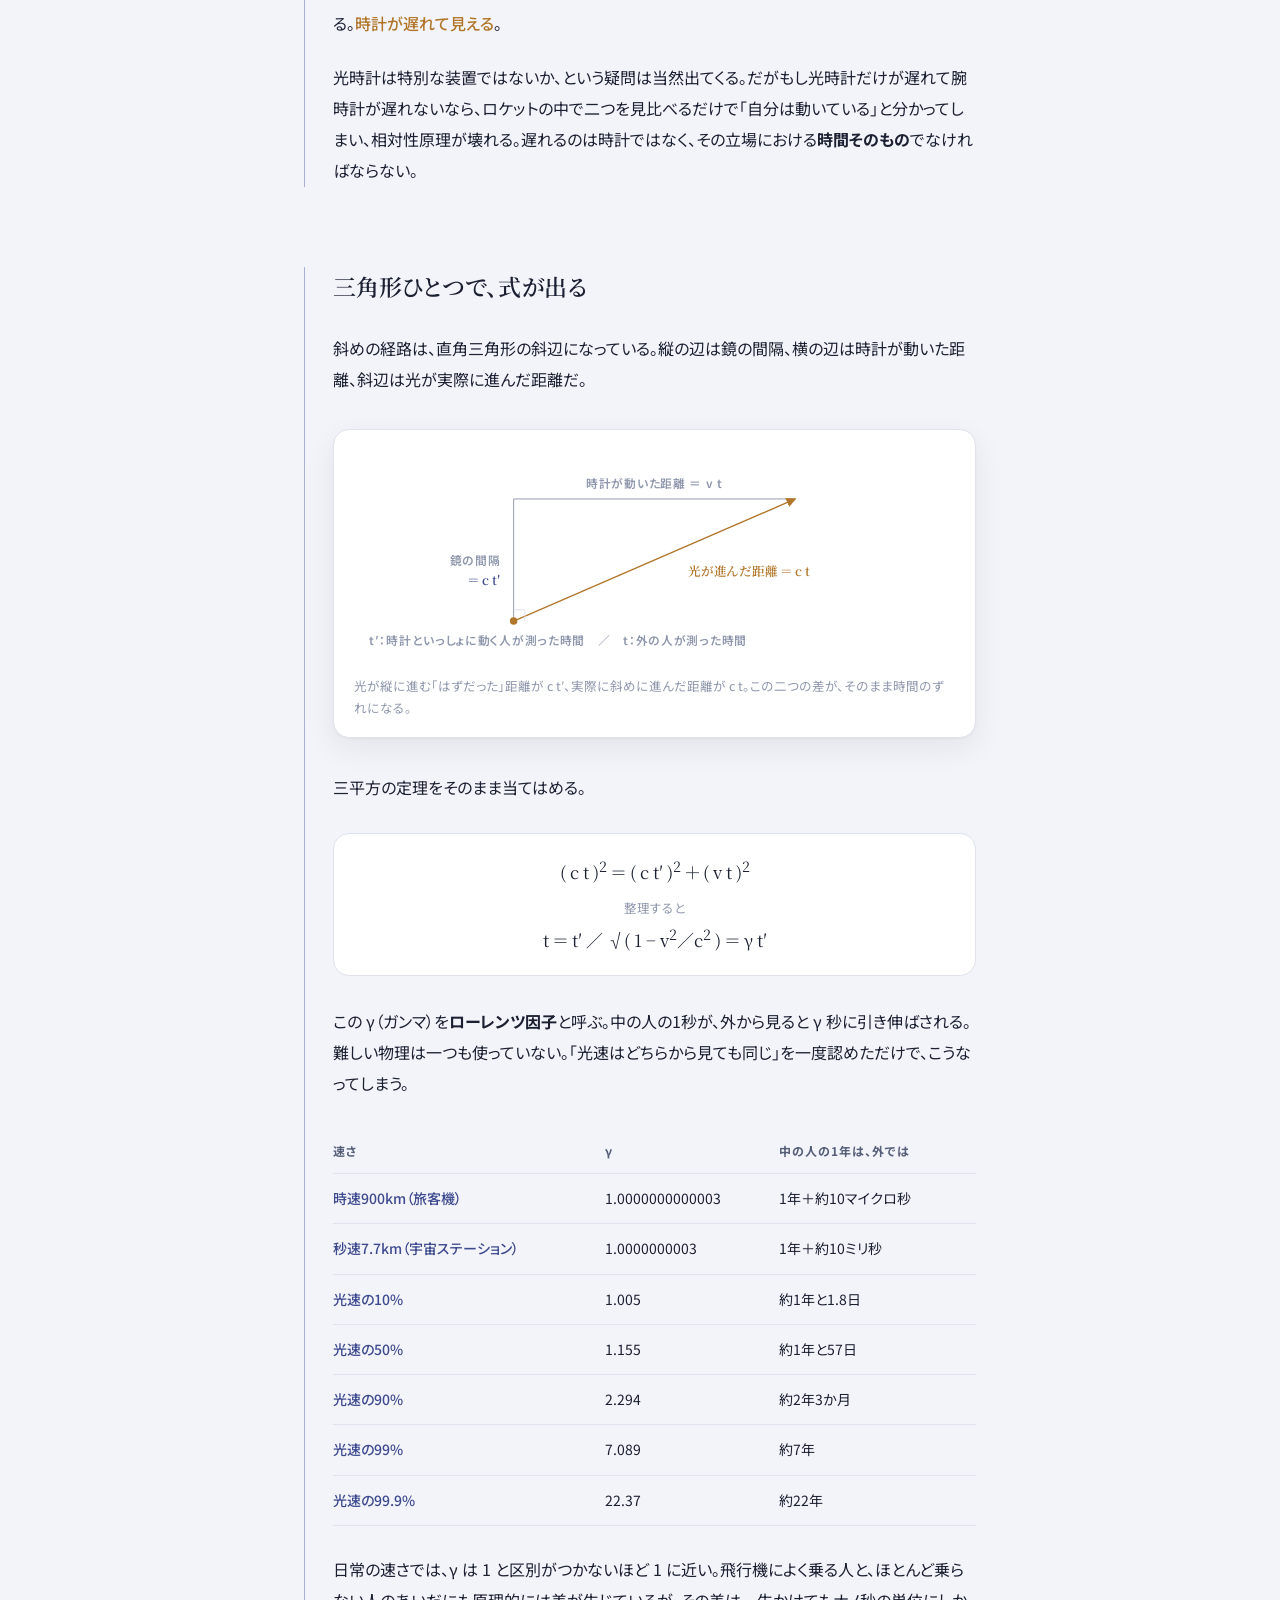
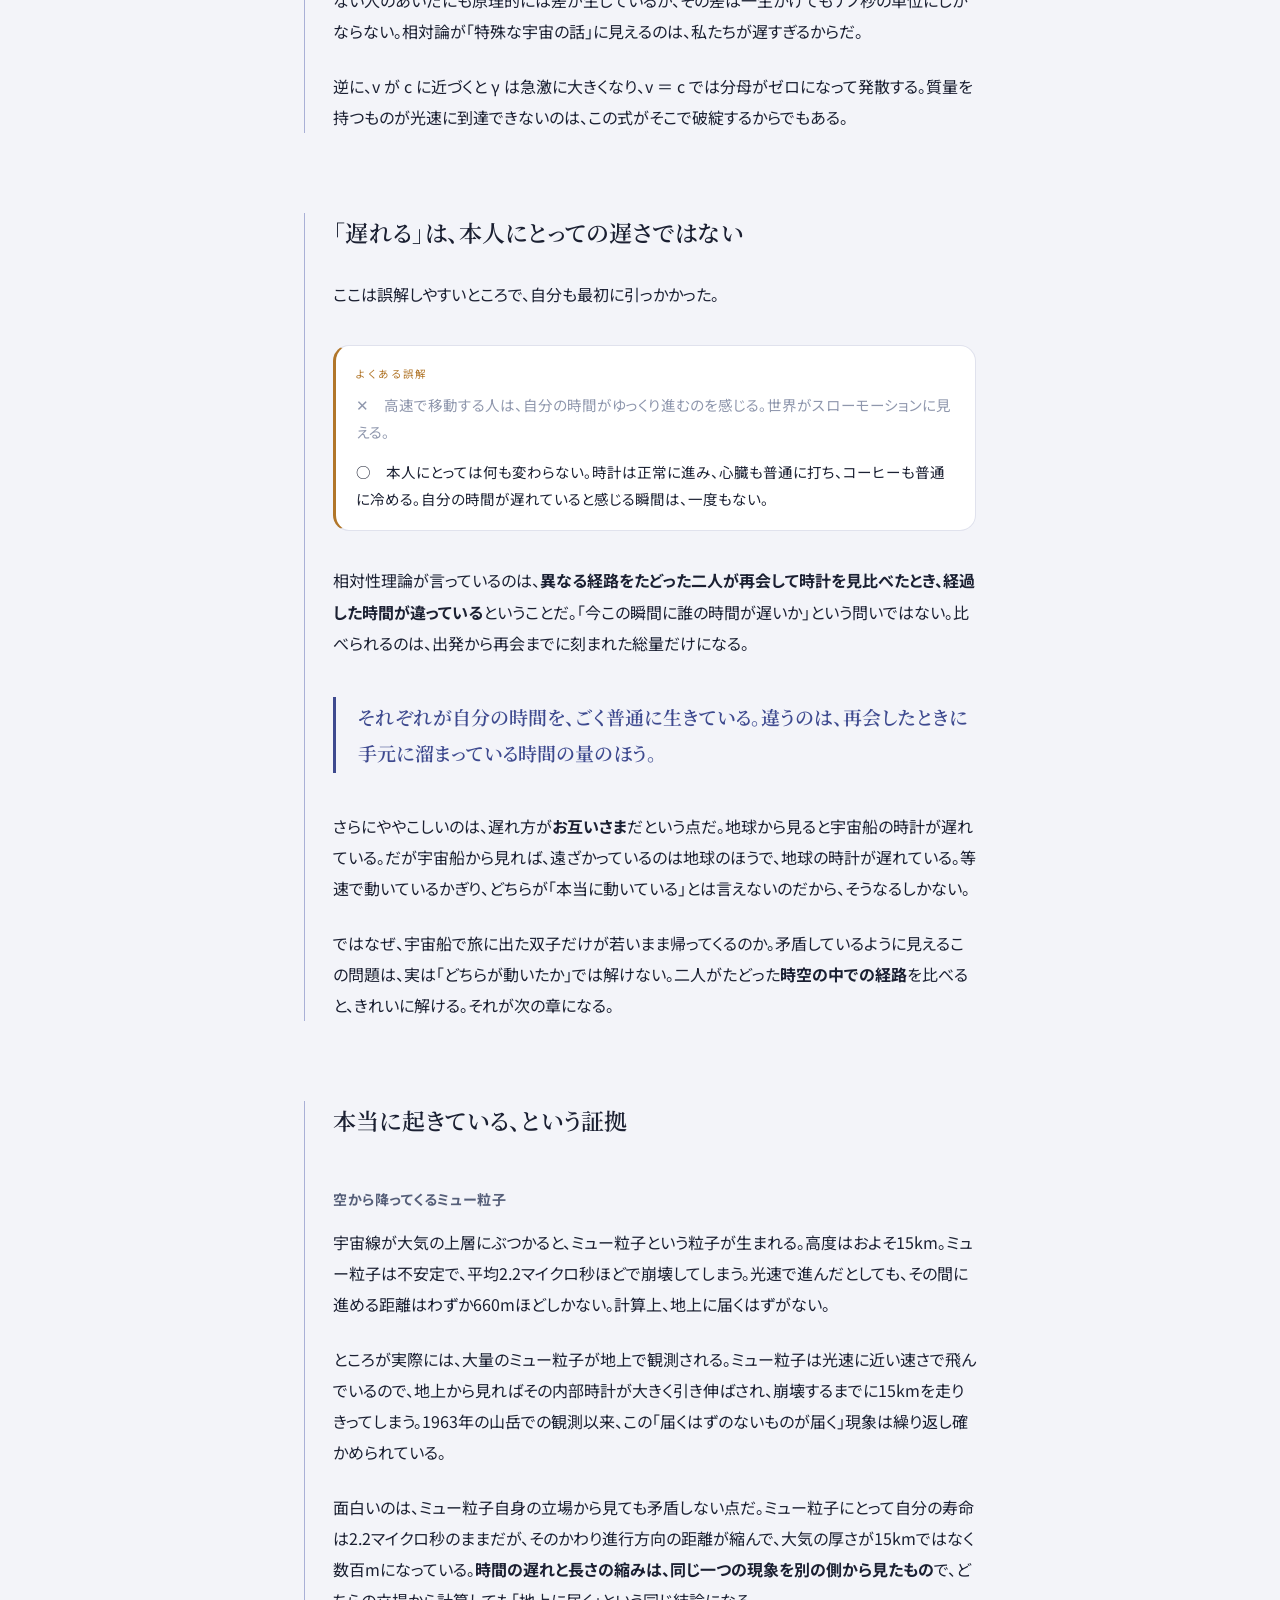
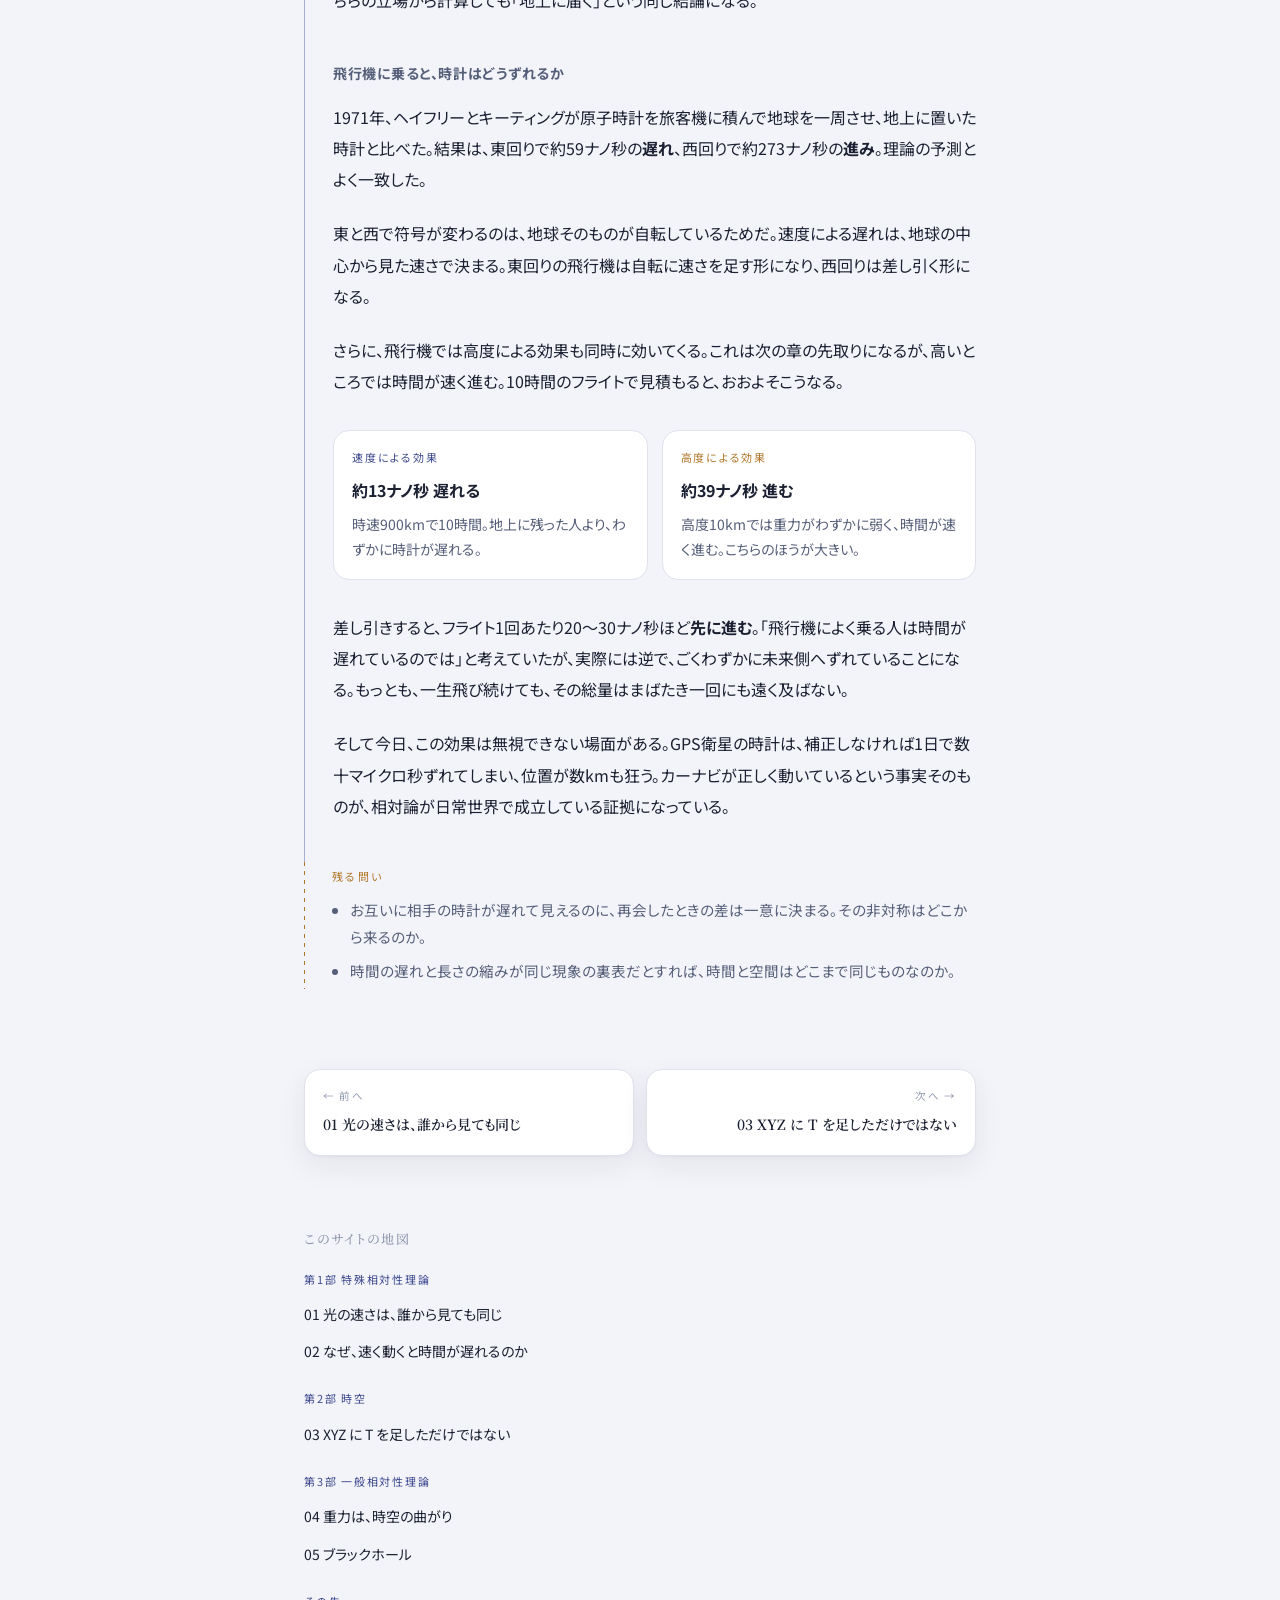
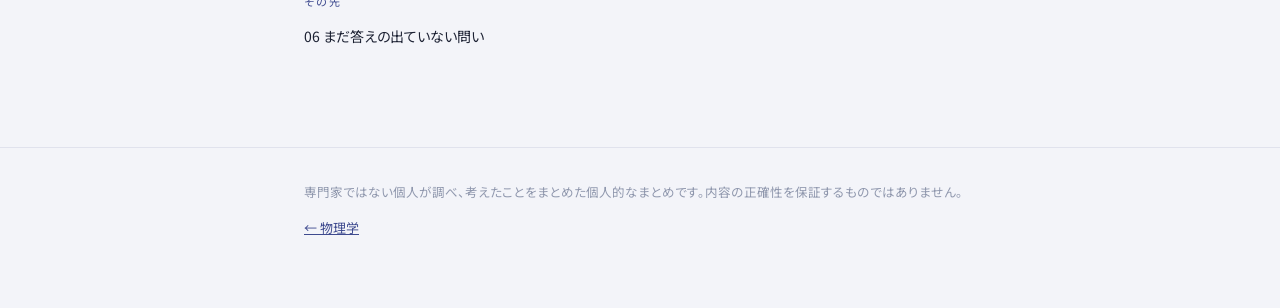
<file: dilation.html>
<!DOCTYPE html>
<html lang="ja">
<head>
<meta charset="UTF-8">
<meta name="viewport" content="width=device-width, initial-scale=1.0">
<title>02 なぜ、速く動くと時間が遅れるのか｜時間</title>
<meta name="description" content="光時計という思考実験から、速度による時間の遅れを自分で導いてみる。ローレンツ因子、双子のパラドックス、ミュー粒子が地上に届く理由、そして飛行機によく乗る人の時計が実際にどれだけずれるのか。">
<link rel="icon" href="data:image/svg+xml,<svg xmlns=%22http://www.w3.org/2000/svg%22 viewBox=%220 0 100 100%22><text y=%22.9em%22 font-size=%2290%22>⏳</text></svg>">
<link rel="preconnect" href="https://fonts.googleapis.com">
<link rel="preconnect" href="https://fonts.gstatic.com" crossorigin>
<link href="https://fonts.googleapis.com/css2?family=Noto+Sans+JP:wght@400;500;700&family=Noto+Serif+JP:wght@500;600;700&display=swap" rel="stylesheet">
<link rel="stylesheet" href="css/style.css">
</head>
<body>

<svg width="0" height="0" aria-hidden="true" focusable="false" style="position:absolute">
  <defs>
    <marker id="ar-i" viewBox="0 0 10 10" refX="9" refY="5" markerWidth="7" markerHeight="7" orient="auto-start-reverse"><path d="M0 0 L10 5 L0 10 z"/></marker>
    <marker id="ar-e" viewBox="0 0 10 10" refX="9" refY="5" markerWidth="7" markerHeight="7" orient="auto-start-reverse"><path d="M0 0 L10 5 L0 10 z"/></marker>
    <marker id="ar-f" viewBox="0 0 10 10" refX="9" refY="5" markerWidth="7" markerHeight="7" orient="auto-start-reverse"><path d="M0 0 L10 5 L0 10 z"/></marker>
  </defs>
</svg>

<header class="top">
  <div class="wrap">
    <a class="sitemark" href="index.html">TIME ｜ 時間</a>
    <a class="back" href="../physics/">← 物理学</a>
  </div>
</header>

<nav class="crumb" aria-label="パンくず">
  <a href="index.html">時間</a><span>›</span><span>第1部</span><span>›</span><span>02 なぜ、速く動くと時間が遅れるのか</span>
</nav>

<main class="wrap">

  <p class="part-label">第1部 特殊相対性理論 ／ 02</p>
  <h1>なぜ、速く動くと<br><span class="em">時間が遅れるのか</span></h1>
  <p class="lede">「速いから時間が遅くなる」と言われても、納得できなかった。速さと時間は別のものではないのか。だが前の章の前提を一つ認めてしまうと、この結論は避けられなくなる。中学校で習う三角形の定理だけで、そこまで辿り着ける。</p>

  <div class="summary">
    <span class="k">この章の要点</span>
    <ul>
      <li>光で時を刻む時計を考えると、動いている時計では光の経路が<strong>斜めに伸びる</strong>。</li>
      <li>経路が伸びても光速は変わらないので、外から見ると1回の往復に余計に時間がかかる。</li>
      <li>遅れの大きさはローレンツ因子 γ で決まる。光速の90%でおよそ2.3倍。</li>
      <li>動いている本人は、自分の時間が遅れたとは<strong>まったく感じない</strong>。</li>
      <li>飛行機や宇宙ステーションの時計でも、実際にナノ秒・マイクロ秒の単位で確かめられている。</li>
    </ul>
  </div>

  <section class="ch">
    <h2>光で時を刻む時計</h2>

    <p>納得するために、いちばん単純な時計を考える。向かい合わせに置いた二枚の鏡のあいだを、光が往復する。一往復を「1カチッ」と数える。それだけの時計だ。中身が光だけなので、光速不変の原理がそのまま効いてくる。</p>

    <p>この時計を、まず机の上に静かに置く。光はまっすぐ上下に往復し、規則正しく時を刻む。</p>

    <p>次に、この時計をロケットに積んで、横方向に高速で飛ばす。<strong>ロケットの中にいる人</strong>から見れば、何も変わらない。光は相変わらず上下に往復している。ところが<strong>外で見送っている人</strong>から見ると、光が下の鏡を出て上の鏡に着くまでのあいだに、時計そのものが横にずれている。だから光は、斜めの経路を進んだように見える。</p>

    <figure class="fig">
      <svg viewBox="0 0 640 260" role="img" aria-labelledby="f1-t">
        <title id="f1-t">静止した光時計と、動く光時計</title>
        <text class="lb" x="16" y="20">止まっている時計</text>
        <path class="s-f" d="M40 52 H176"/>
        <path class="s-f" d="M40 196 H176"/>
        <path class="s-e" d="M104 196 V62" marker-end="url(#ar-e)"/>
        <circle class="f-e" cx="104" cy="196" r="4"/>
        <text class="lb" x="108" y="130">光</text>
        <text class="lb" x="16" y="228">光はまっすぐ上下に往復する</text>

        <path class="s-l" d="M208 30 V226"/>

        <text class="lb" x="240" y="20">横に動いている時計（外から見ると）</text>
        <path class="s-f" d="M248 52 H316"/><path class="s-f" d="M248 196 H316"/>
        <path class="s-f" d="M400 52 H468"/><path class="s-f" d="M400 196 H468"/>
        <path class="s-f" d="M552 52 H620"/><path class="s-f" d="M552 196 H620"/>
        <path class="s-e" d="M282 196 L434 56"/>
        <path class="s-e" d="M434 56 L586 192" marker-end="url(#ar-e)"/>
        <circle class="f-e" cx="282" cy="196" r="4"/>
        <path class="s-f" d="M282 232 H586" marker-end="url(#ar-f)"/>
        <text class="lb" x="424" y="250" text-anchor="middle">時計そのものが動いた分</text>
        <text class="te" x="330" y="120">斜めの、長い経路</text>
      </svg>
      <figcaption>中の人にとっては、どちらも同じ上下の往復。外の人にとっては、右の光は明らかに長い距離を進んでいる。それでも光の速さは両者で同じでなければならない。</figcaption>
    </figure>

    <p>ここで前提が効く。<strong>光の速さは、どちらの立場でも同じ c</strong> だ。速さが同じで距離が長いなら、かかる時間は長い。つまり外から見ると、動いている時計の「1カチッ」には、余計に時間がかかっている。<span class="err">時計が遅れて見える</span>。</p>

    <p>光時計は特別な装置ではないか、という疑問は当然出てくる。だがもし光時計だけが遅れて腕時計が遅れないなら、ロケットの中で二つを見比べるだけで「自分は動いている」と分かってしまい、相対性原理が壊れる。遅れるのは時計ではなく、その立場における<strong>時間そのもの</strong>でなければならない。</p>
  </section>

  <section class="ch">
    <h2>三角形ひとつで、式が出る</h2>

    <p>斜めの経路は、直角三角形の斜辺になっている。縦の辺は鏡の間隔、横の辺は時計が動いた距離、斜辺は光が実際に進んだ距離だ。</p>

    <figure class="fig">
      <svg viewBox="0 0 640 220" role="img" aria-labelledby="f2-t">
        <title id="f2-t">光の経路がつくる直角三角形</title>
        <path class="s-f" d="M170 180 V50"/>
        <path class="s-f" d="M170 50 H470"/>
        <path class="s-e" d="M170 180 L470 50" marker-end="url(#ar-e)"/>
        <path class="s-l" d="M170 168 H182 V180"/>
        <circle class="f-e" cx="170" cy="180" r="4"/>
        <text class="lb" x="156" y="120" text-anchor="end">鏡の間隔</text>
        <text class="ti" x="156" y="142" text-anchor="end">＝ c t′</text>
        <text class="lb" x="320" y="38" text-anchor="middle">時計が動いた距離 ＝ v t</text>
        <text class="te" x="356" y="132">光が進んだ距離 ＝ c t</text>
        <text class="lb" x="16" y="206">t′：時計といっしょに動く人が測った時間　／　t：外の人が測った時間</text>
      </svg>
      <figcaption>光が縦に進む「はずだった」距離が c t′、実際に斜めに進んだ距離が c t。この二つの差が、そのまま時間のずれになる。</figcaption>
    </figure>

    <p>三平方の定理をそのまま当てはめる。</p>

    <div class="formula">
      ( c t )<sup>2</sup> ＝ ( c t′ )<sup>2</sup> ＋ ( v t )<sup>2</sup>
      <span class="note">整理すると</span>
      t ＝ t′ ／ √( 1 − v<sup>2</sup>／c<sup>2</sup> ) ＝ γ t′
    </div>

    <p>この γ（ガンマ）を<strong>ローレンツ因子</strong>と呼ぶ。中の人の1秒が、外から見ると γ 秒に引き伸ばされる。難しい物理は一つも使っていない。「光速はどちらから見ても同じ」を一度認めただけで、こうなってしまう。</p>

    <div class="tbl-scroll">
      <table>
        <thead>
          <tr><th>速さ</th><th>γ</th><th>中の人の1年は、外では</th></tr>
        </thead>
        <tbody>
          <tr><td>時速900km（旅客機）</td><td>1.0000000000003</td><td>1年＋約10マイクロ秒</td></tr>
          <tr><td>秒速7.7km（宇宙ステーション）</td><td>1.0000000003</td><td>1年＋約10ミリ秒</td></tr>
          <tr><td>光速の10%</td><td>1.005</td><td>約1年と1.8日</td></tr>
          <tr><td>光速の50%</td><td>1.155</td><td>約1年と57日</td></tr>
          <tr><td>光速の90%</td><td>2.294</td><td>約2年3か月</td></tr>
          <tr><td>光速の99%</td><td>7.089</td><td>約7年</td></tr>
          <tr><td>光速の99.9%</td><td>22.37</td><td>約22年</td></tr>
        </tbody>
      </table>
    </div>

    <p>日常の速さでは、γ は 1 と区別がつかないほど 1 に近い。飛行機によく乗る人と、ほとんど乗らない人のあいだにも原理的には差が生じているが、その差は一生かけてもナノ秒の単位にしかならない。相対論が「特殊な宇宙の話」に見えるのは、私たちが遅すぎるからだ。</p>

    <p>逆に、v が c に近づくと γ は急激に大きくなり、v ＝ c では分母がゼロになって発散する。質量を持つものが光速に到達できないのは、この式がそこで破綻するからでもある。</p>
  </section>

  <section class="ch">
    <h2>「遅れる」は、本人にとっての遅さではない</h2>

    <p>ここは誤解しやすいところで、自分も最初に引っかかった。</p>

    <div class="myth">
      <span class="k">よくある誤解</span>
      <p class="x">✕　高速で移動する人は、自分の時間がゆっくり進むのを感じる。世界がスローモーションに見える。</p>
      <p>○　本人にとっては何も変わらない。時計は正常に進み、心臓も普通に打ち、コーヒーも普通に冷める。自分の時間が遅れていると感じる瞬間は、一度もない。</p>
    </div>

    <p>相対性理論が言っているのは、<strong>異なる経路をたどった二人が再会して時計を見比べたとき、経過した時間が違っている</strong>ということだ。「今この瞬間に誰の時間が遅いか」という問いではない。比べられるのは、出発から再会までに刻まれた総量だけになる。</p>

    <div class="keypoint">それぞれが自分の時間を、ごく普通に生きている。違うのは、再会したときに手元に溜まっている時間の量のほう。</div>

    <p>さらにややこしいのは、遅れ方が<strong>お互いさま</strong>だという点だ。地球から見ると宇宙船の時計が遅れている。だが宇宙船から見れば、遠ざかっているのは地球のほうで、地球の時計が遅れている。等速で動いているかぎり、どちらが「本当に動いている」とは言えないのだから、そうなるしかない。</p>

    <p>ではなぜ、宇宙船で旅に出た双子だけが若いまま帰ってくるのか。矛盾しているように見えるこの問題は、実は「どちらが動いたか」では解けない。二人がたどった<strong>時空の中での経路</strong>を比べると、きれいに解ける。それが次の章になる。</p>
  </section>

  <section class="ch">
    <h2>本当に起きている、という証拠</h2>

    <h3>空から降ってくるミュー粒子</h3>
    <p>宇宙線が大気の上層にぶつかると、ミュー粒子という粒子が生まれる。高度はおよそ15km。ミュー粒子は不安定で、平均2.2マイクロ秒ほどで崩壊してしまう。光速で進んだとしても、その間に進める距離はわずか660mほどしかない。計算上、地上に届くはずがない。</p>
    <p>ところが実際には、大量のミュー粒子が地上で観測される。ミュー粒子は光速に近い速さで飛んでいるので、地上から見ればその内部時計が大きく引き伸ばされ、崩壊するまでに15kmを走りきってしまう。1963年の山岳での観測以来、この「届くはずのないものが届く」現象は繰り返し確かめられている。</p>

    <p>面白いのは、ミュー粒子自身の立場から見ても矛盾しない点だ。ミュー粒子にとって自分の寿命は2.2マイクロ秒のままだが、そのかわり進行方向の距離が縮んで、大気の厚さが15kmではなく数百mになっている。<strong>時間の遅れと長さの縮みは、同じ一つの現象を別の側から見たもの</strong>で、どちらの立場から計算しても「地上に届く」という同じ結論になる。</p>

    <h3>飛行機に乗ると、時計はどうずれるか</h3>
    <p>1971年、ヘイフリーとキーティングが原子時計を旅客機に積んで地球を一周させ、地上に置いた時計と比べた。結果は、東回りで約59ナノ秒の<strong>遅れ</strong>、西回りで約273ナノ秒の<strong>進み</strong>。理論の予測とよく一致した。</p>

    <p>東と西で符号が変わるのは、地球そのものが自転しているためだ。速度による遅れは、地球の中心から見た速さで決まる。東回りの飛行機は自転に速さを足す形になり、西回りは差し引く形になる。</p>

    <p>さらに、飛行機では高度による効果も同時に効いてくる。これは次の章の先取りになるが、高いところでは時間が速く進む。10時間のフライトで見積もると、おおよそこうなる。</p>

    <div class="duo">
      <div class="card">
        <span class="k">速度による効果</span>
        <span class="t">約13ナノ秒 遅れる</span>
        <p>時速900kmで10時間。地上に残った人より、わずかに時計が遅れる。</p>
      </div>
      <div class="card b">
        <span class="k">高度による効果</span>
        <span class="t">約39ナノ秒 進む</span>
        <p>高度10kmでは重力がわずかに弱く、時間が速く進む。こちらのほうが大きい。</p>
      </div>
    </div>

    <p>差し引きすると、フライト1回あたり20〜30ナノ秒ほど<strong>先に進む</strong>。「飛行機によく乗る人は時間が遅れているのでは」と考えていたが、実際には逆で、ごくわずかに未来側へずれていることになる。もっとも、一生飛び続けても、その総量はまばたき一回にも遠く及ばない。</p>

    <p>そして今日、この効果は無視できない場面がある。GPS衛星の時計は、補正しなければ1日で数十マイクロ秒ずれてしまい、位置が数kmも狂う。カーナビが正しく動いているという事実そのものが、相対論が日常世界で成立している証拠になっている。</p>

    <div class="q">
      <p class="q-label">残る問い</p>
      <ul>
        <li>お互いに相手の時計が遅れて見えるのに、再会したときの差は一意に決まる。その非対称はどこから来るのか。</li>
        <li>時間の遅れと長さの縮みが同じ現象の裏表だとすれば、時間と空間はどこまで同じものなのか。</li>
      </ul>
    </div>
  </section>

</main>

<nav class="pager" aria-label="前後のページ">
  <a class="prev" href="light.html"><span class="k">← 前へ</span><span class="t">01 光の速さは、誰から見ても同じ</span></a>
  <a class="next" href="spacetime.html"><span class="k">次へ →</span><span class="t">03 XYZ に T を足しただけではない</span></a>
</nav>

<nav class="sitemap" aria-label="このサイトの地図">
  <h2>このサイトの地図</h2>
  <div class="grp">
    <p class="k">第1部 特殊相対性理論</p>
    <ul>
      <li><a href="light.html">01 光の速さは、誰から見ても同じ</a></li>
      <li><a href="dilation.html">02 なぜ、速く動くと時間が遅れるのか</a></li>
    </ul>
  </div>
  <div class="grp">
    <p class="k">第2部 時空</p>
    <ul>
      <li><a href="spacetime.html">03 XYZ に T を足しただけではない</a></li>
    </ul>
  </div>
  <div class="grp">
    <p class="k">第3部 一般相対性理論</p>
    <ul>
      <li><a href="gravity.html">04 重力は、時空の曲がり</a></li>
      <li><a href="blackhole.html">05 ブラックホール</a></li>
    </ul>
  </div>
  <div class="grp">
    <p class="k">その先</p>
    <ul>
      <li><a href="questions.html">06 まだ答えの出ていない問い</a></li>
    </ul>
  </div>
</nav>

<footer class="foot">
  <div class="wrap">
    <p>専門家ではない個人が調べ、考えたことをまとめた個人的なまとめです。内容の正確性を保証するものではありません。</p>
    <p><a href="../physics/">← 物理学</a></p>
  </div>
</footer>

</body>
</html>
</file>
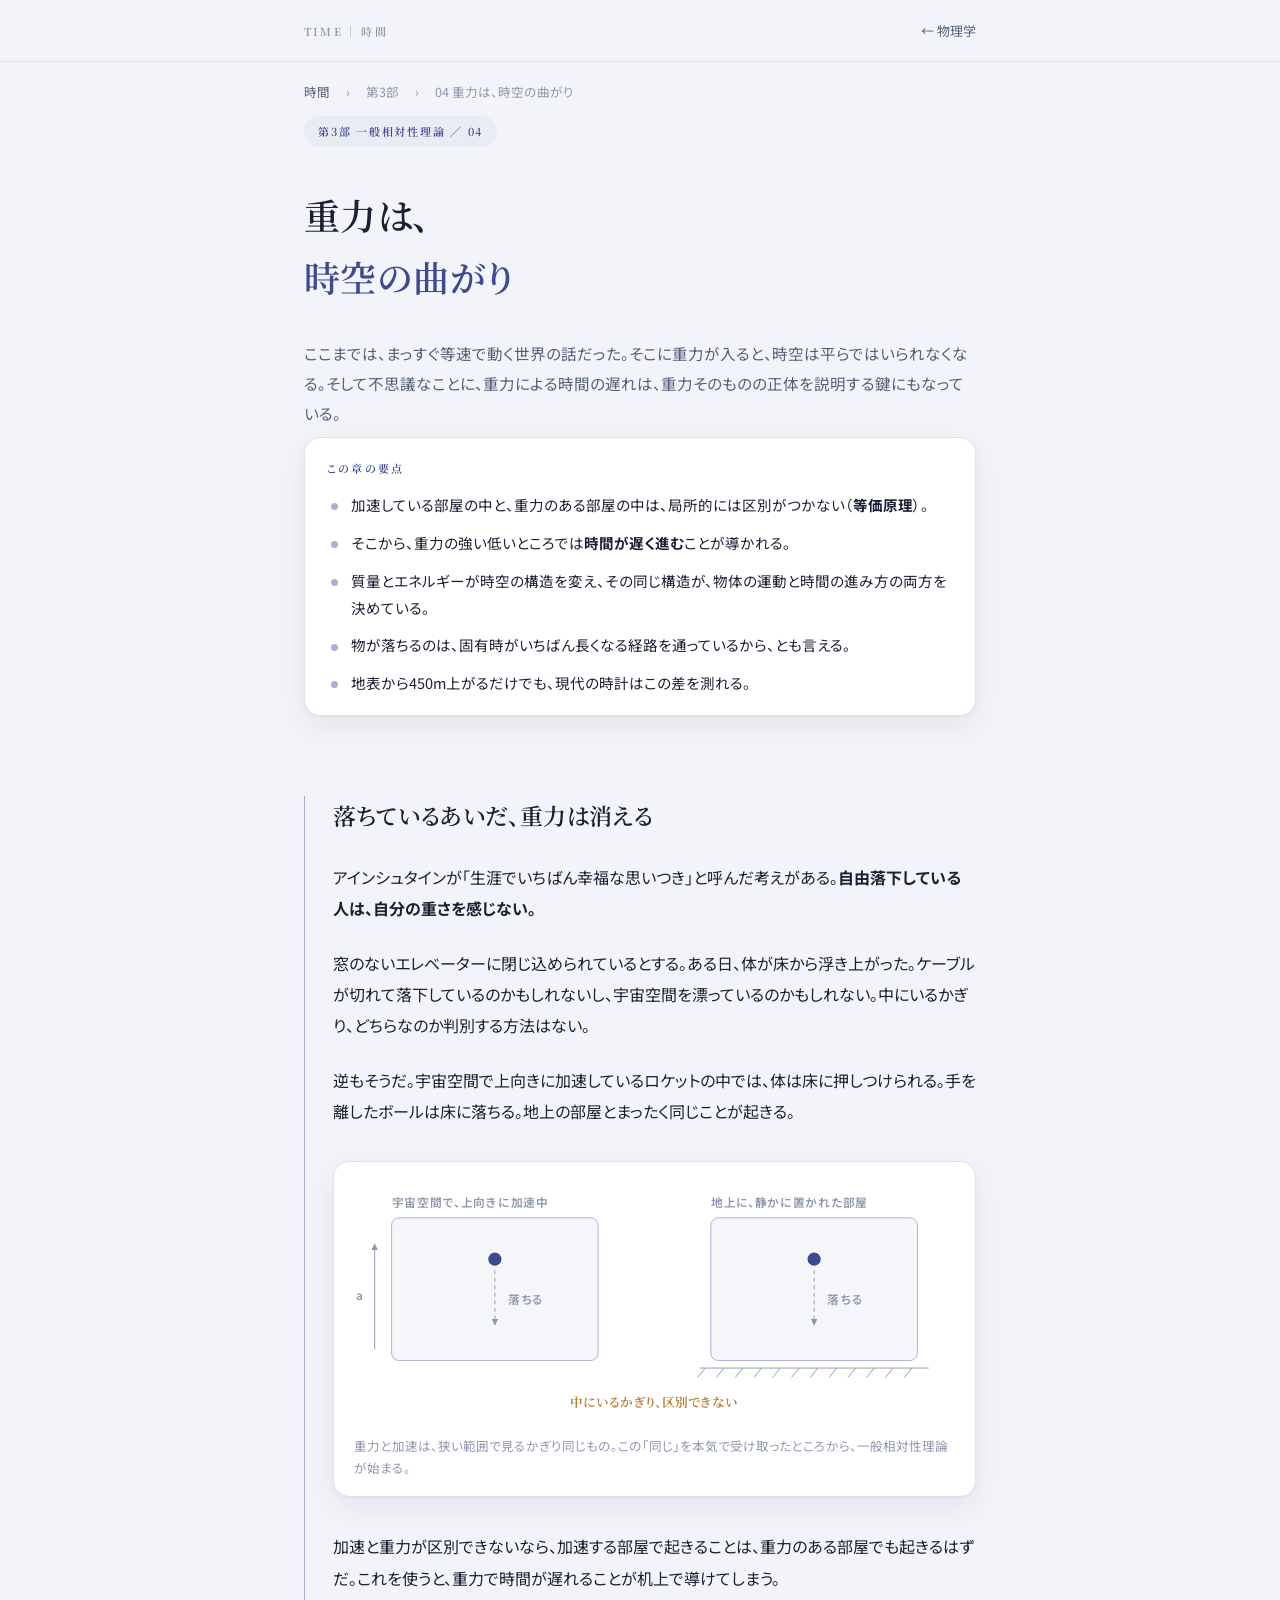
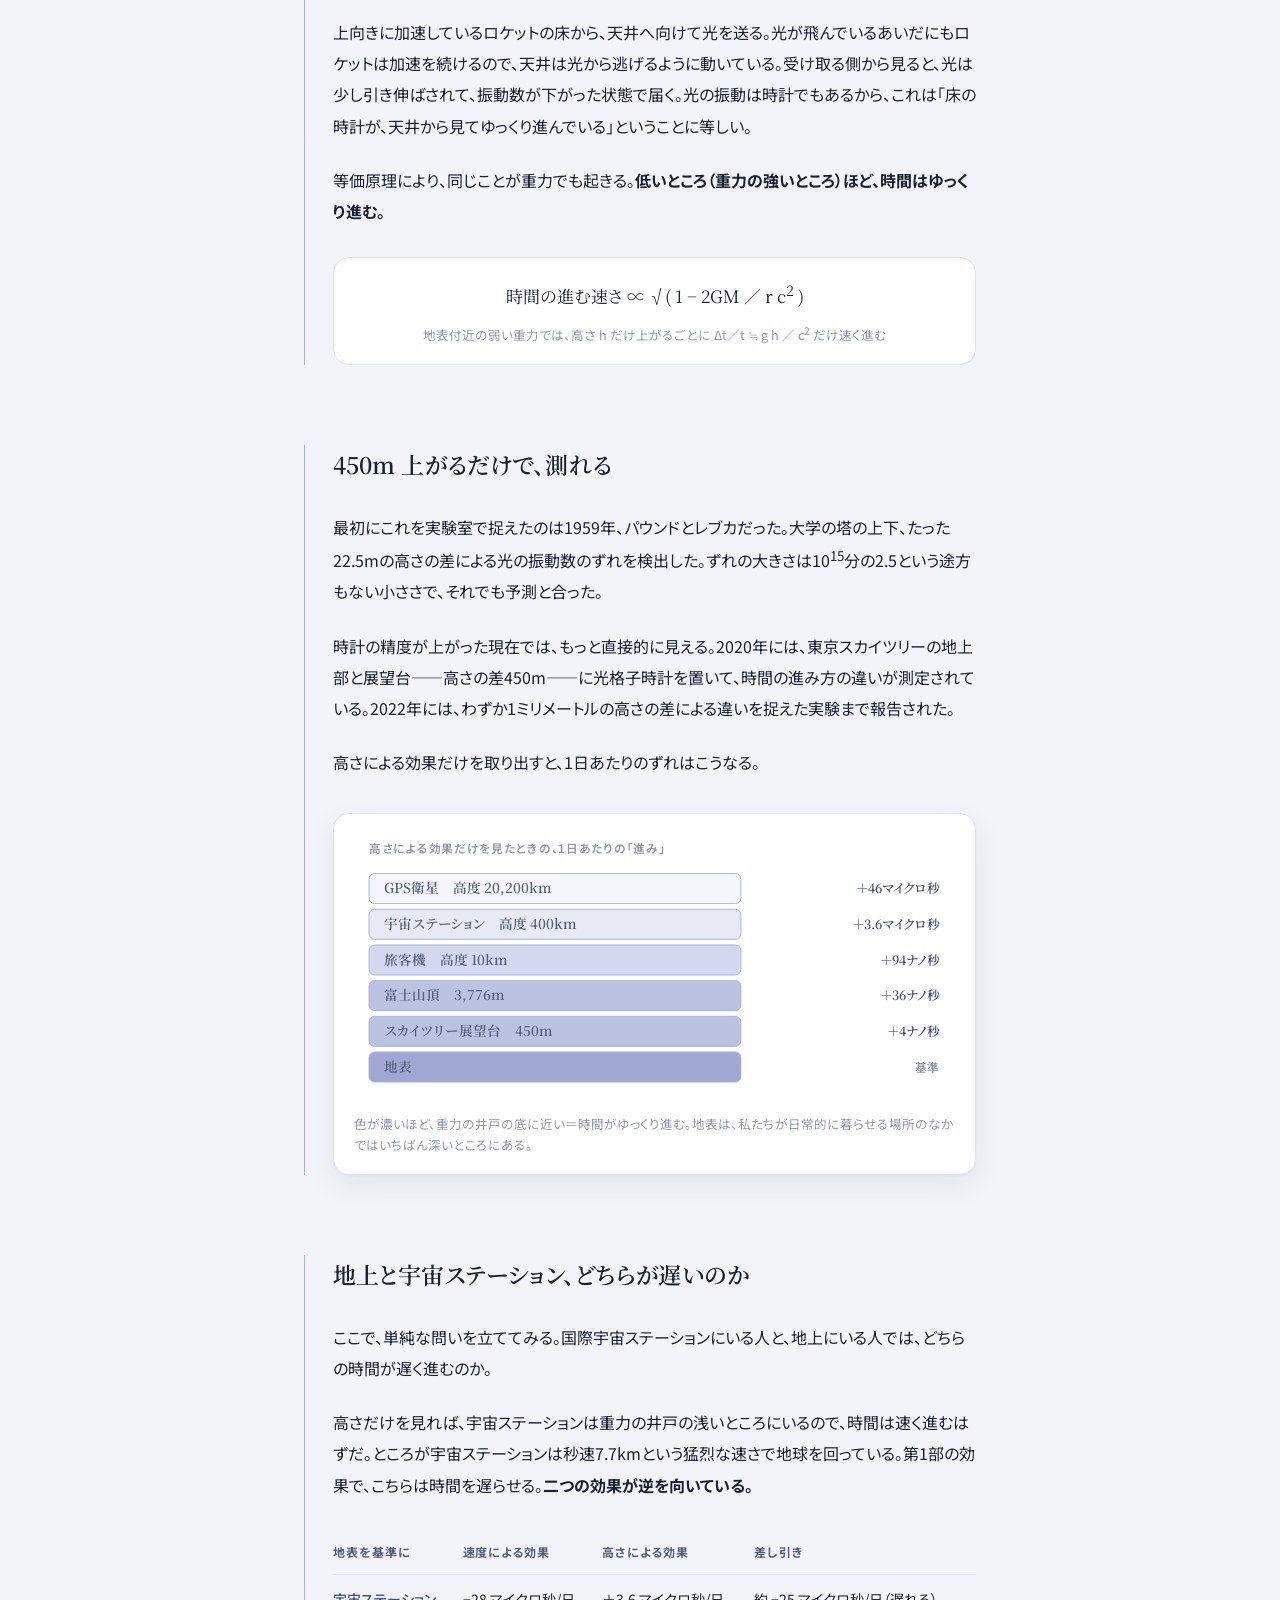
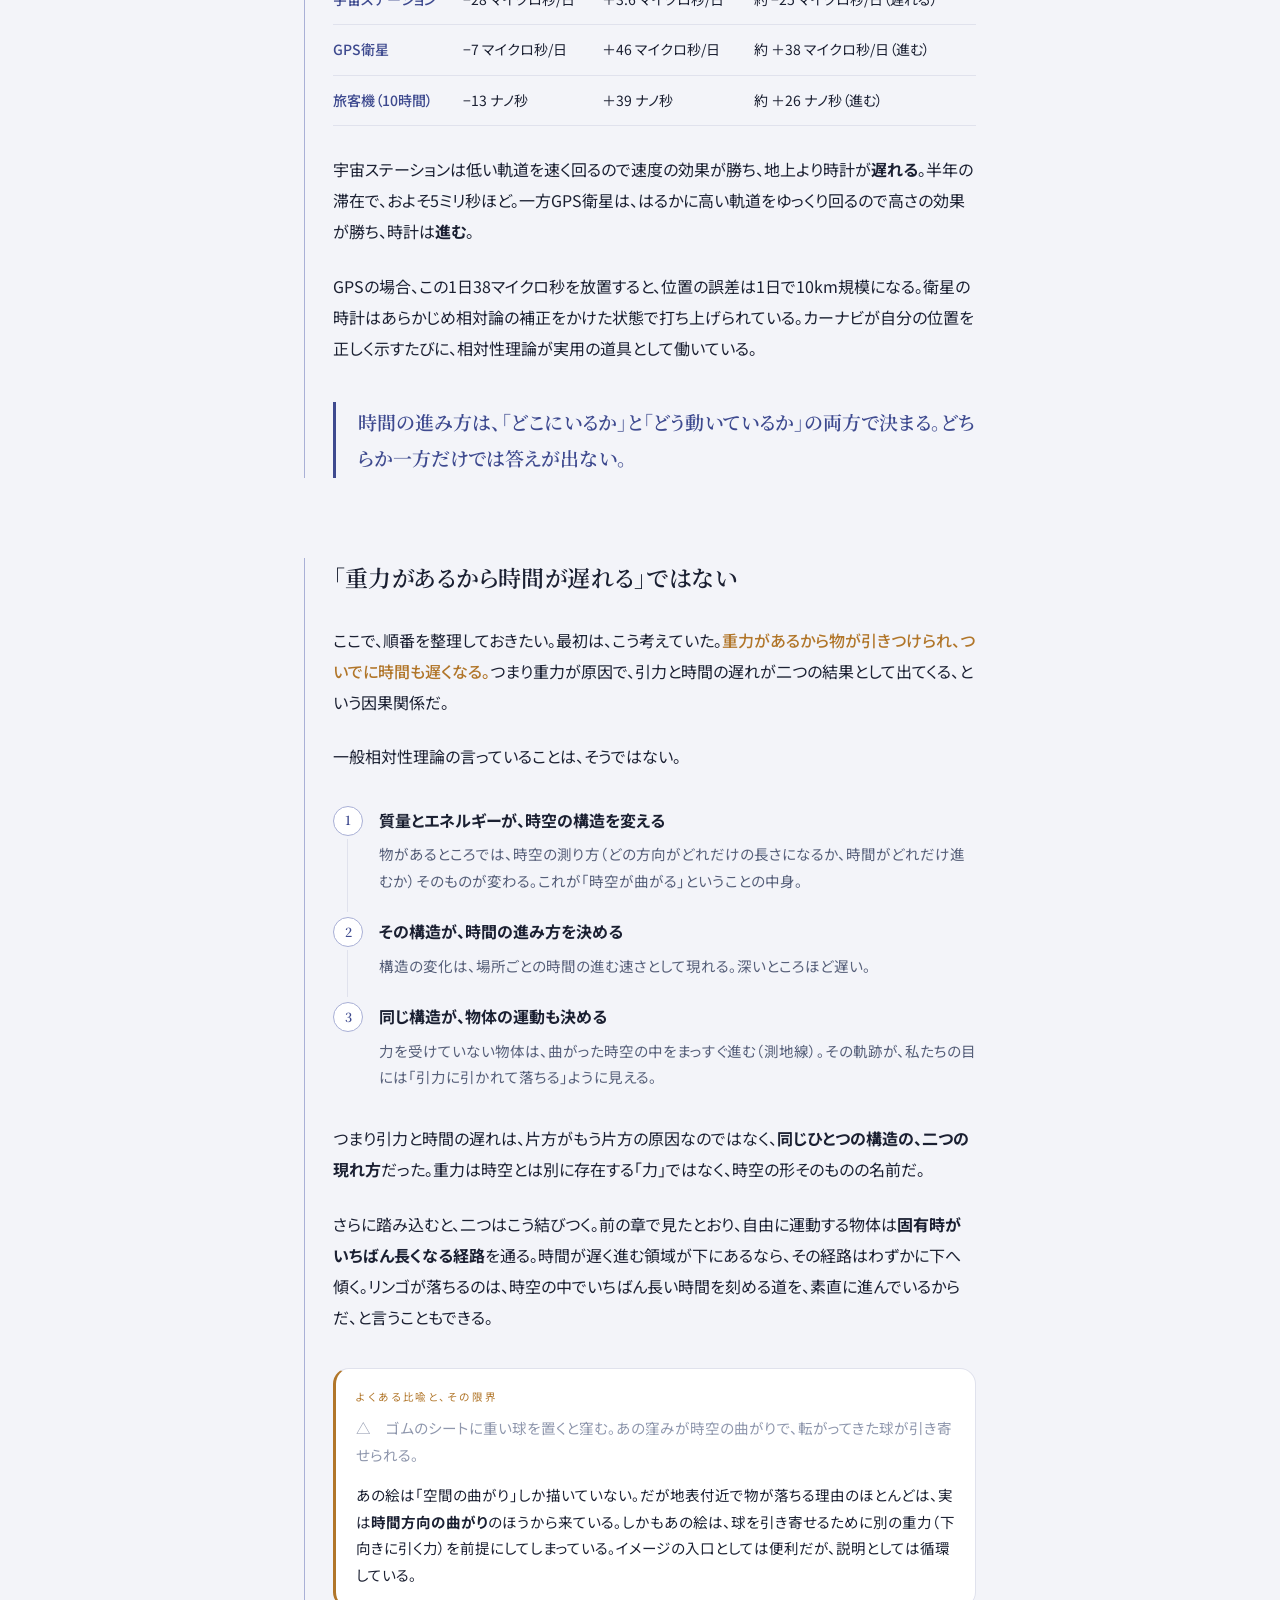
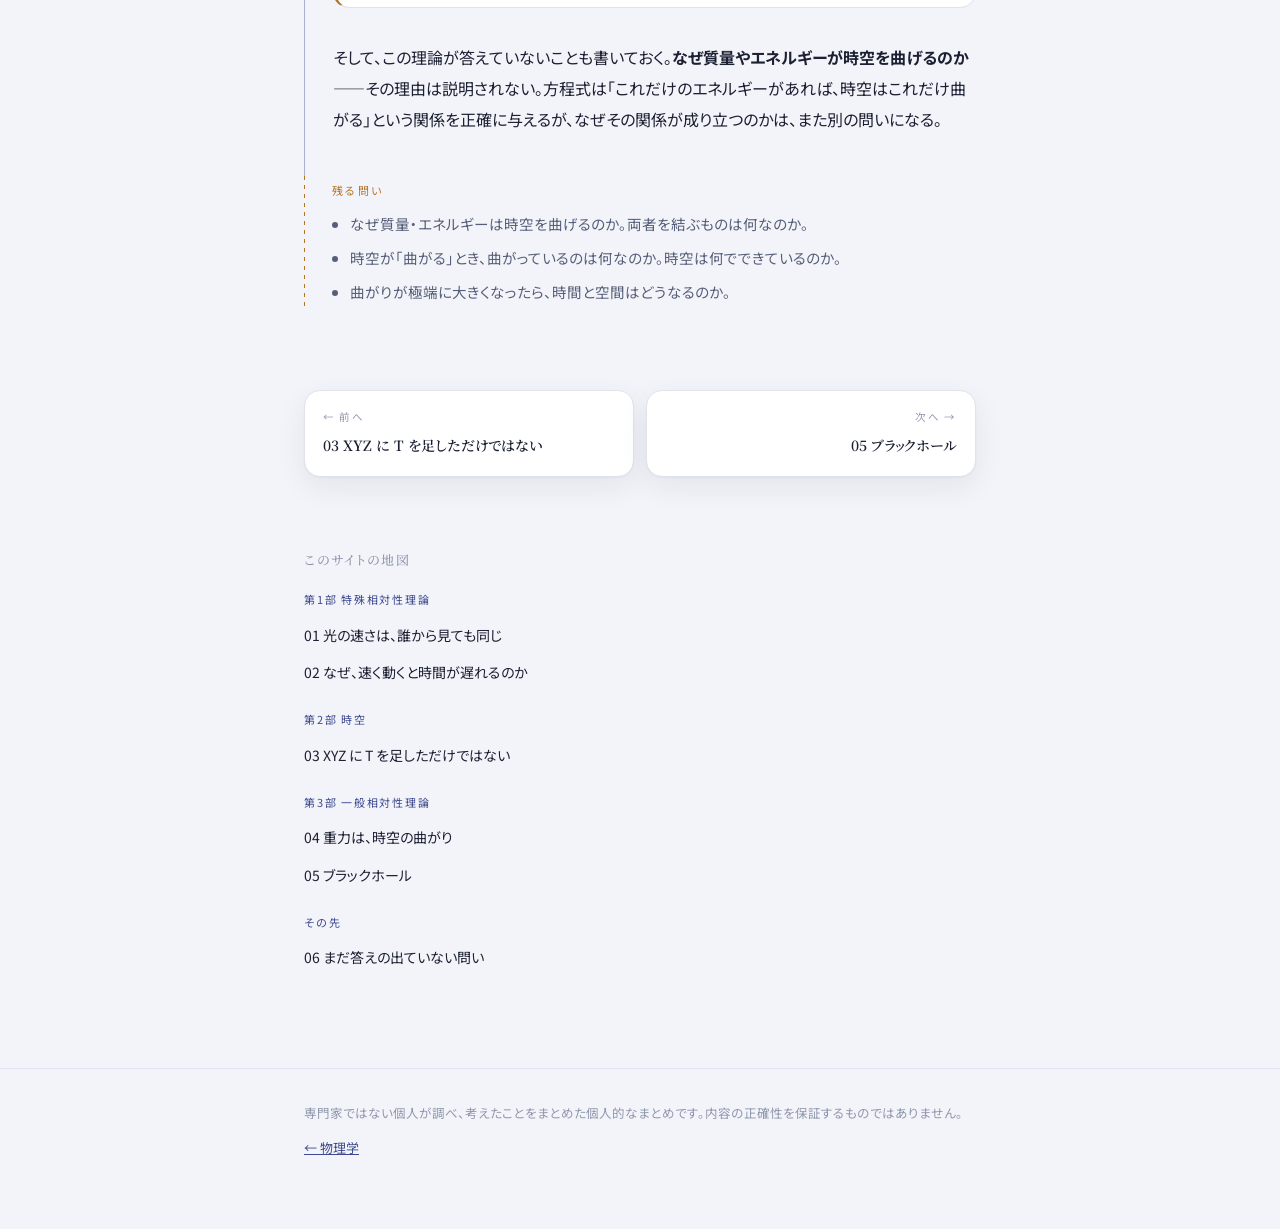
<file: gravity.html>
<!DOCTYPE html>
<html lang="ja">
<head>
<meta charset="UTF-8">
<meta name="viewport" content="width=device-width, initial-scale=1.0">
<title>04 重力は、時空の曲がり｜時間</title>
<meta name="description" content="等価原理から一般相対性理論へ。なぜ高いところでは時間が速く進むのか、なぜ物は落ちるのか。重力と時間の遅れは別々の現象ではなく、時空の構造というひとつの枠組みから出てくる。地表・スカイツリー・飛行機・宇宙ステーション・GPS衛星の実測値つき。">
<link rel="icon" href="data:image/svg+xml,<svg xmlns=%22http://www.w3.org/2000/svg%22 viewBox=%220 0 100 100%22><text y=%22.9em%22 font-size=%2290%22>⏳</text></svg>">
<link rel="preconnect" href="https://fonts.googleapis.com">
<link rel="preconnect" href="https://fonts.gstatic.com" crossorigin>
<link href="https://fonts.googleapis.com/css2?family=Noto+Sans+JP:wght@400;500;700&family=Noto+Serif+JP:wght@500;600;700&display=swap" rel="stylesheet">
<link rel="stylesheet" href="css/style.css">
</head>
<body>

<svg width="0" height="0" aria-hidden="true" focusable="false" style="position:absolute">
  <defs>
    <marker id="ar-i" viewBox="0 0 10 10" refX="9" refY="5" markerWidth="7" markerHeight="7" orient="auto-start-reverse"><path d="M0 0 L10 5 L0 10 z"/></marker>
    <marker id="ar-e" viewBox="0 0 10 10" refX="9" refY="5" markerWidth="7" markerHeight="7" orient="auto-start-reverse"><path d="M0 0 L10 5 L0 10 z"/></marker>
    <marker id="ar-f" viewBox="0 0 10 10" refX="9" refY="5" markerWidth="7" markerHeight="7" orient="auto-start-reverse"><path d="M0 0 L10 5 L0 10 z"/></marker>
  </defs>
</svg>

<header class="top">
  <div class="wrap">
    <a class="sitemark" href="index.html">TIME ｜ 時間</a>
    <a class="back" href="../physics/">← 物理学</a>
  </div>
</header>

<nav class="crumb" aria-label="パンくず">
  <a href="index.html">時間</a><span>›</span><span>第3部</span><span>›</span><span>04 重力は、時空の曲がり</span>
</nav>

<main class="wrap">

  <p class="part-label">第3部 一般相対性理論 ／ 04</p>
  <h1>重力は、<br><span class="em">時空の曲がり</span></h1>
  <p class="lede">ここまでは、まっすぐ等速で動く世界の話だった。そこに重力が入ると、時空は平らではいられなくなる。そして不思議なことに、重力による時間の遅れは、重力そのものの正体を説明する鍵にもなっている。</p>

  <div class="summary">
    <span class="k">この章の要点</span>
    <ul>
      <li>加速している部屋の中と、重力のある部屋の中は、局所的には区別がつかない（<strong>等価原理</strong>）。</li>
      <li>そこから、重力の強い低いところでは<strong>時間が遅く進む</strong>ことが導かれる。</li>
      <li>質量とエネルギーが時空の構造を変え、その同じ構造が、物体の運動と時間の進み方の両方を決めている。</li>
      <li>物が落ちるのは、固有時がいちばん長くなる経路を通っているから、とも言える。</li>
      <li>地表から450m上がるだけでも、現代の時計はこの差を測れる。</li>
    </ul>
  </div>

  <section class="ch">
    <h2>落ちているあいだ、重力は消える</h2>

    <p>アインシュタインが「生涯でいちばん幸福な思いつき」と呼んだ考えがある。<strong>自由落下している人は、自分の重さを感じない。</strong></p>

    <p>窓のないエレベーターに閉じ込められているとする。ある日、体が床から浮き上がった。ケーブルが切れて落下しているのかもしれないし、宇宙空間を漂っているのかもしれない。中にいるかぎり、どちらなのか判別する方法はない。</p>

    <p>逆もそうだ。宇宙空間で上向きに加速しているロケットの中では、体は床に押しつけられる。手を離したボールは床に落ちる。地上の部屋とまったく同じことが起きる。</p>

    <figure class="fig">
      <svg viewBox="0 0 640 250" role="img" aria-labelledby="f1-t">
        <title id="f1-t">加速する部屋と、重力のある部屋</title>
        <text class="lb" x="40" y="24">宇宙空間で、上向きに加速中</text>
        <rect class="box" x="40" y="36" width="220" height="152" rx="8"/>
        <path class="s-f" d="M22 176 V64" marker-end="url(#ar-f)"/>
        <text class="lb" x="10" y="124" text-anchor="end">a</text>
        <circle class="f-i" cx="150" cy="80" r="7"/>
        <path class="s-f-d" d="M150 92 V150" marker-end="url(#ar-f)"/>
        <text class="lb" x="164" y="128">落ちる</text>

        <text class="lb" x="380" y="24">地上に、静かに置かれた部屋</text>
        <rect class="box" x="380" y="36" width="220" height="152" rx="8"/>
        <circle class="f-i" cx="490" cy="80" r="7"/>
        <path class="s-f-d" d="M490 92 V150" marker-end="url(#ar-f)"/>
        <text class="lb" x="504" y="128">落ちる</text>
        <path class="s-f" d="M368 196 H612"/>
        <path class="s-f" d="M374 196 L366 206 M394 196 L386 206 M414 196 L406 206 M434 196 L426 206 M454 196 L446 206 M474 196 L466 206 M494 196 L486 206 M514 196 L506 206 M534 196 L526 206 M554 196 L546 206 M574 196 L566 206 M594 196 L586 206"/>

        <text class="te" x="320" y="238" text-anchor="middle">中にいるかぎり、区別できない</text>
      </svg>
      <figcaption>重力と加速は、狭い範囲で見るかぎり同じもの。この「同じ」を本気で受け取ったところから、一般相対性理論が始まる。</figcaption>
    </figure>

    <p>加速と重力が区別できないなら、加速する部屋で起きることは、重力のある部屋でも起きるはずだ。これを使うと、重力で時間が遅れることが机上で導けてしまう。</p>

    <p>上向きに加速しているロケットの床から、天井へ向けて光を送る。光が飛んでいるあいだにもロケットは加速を続けるので、天井は光から逃げるように動いている。受け取る側から見ると、光は少し引き伸ばされて、振動数が下がった状態で届く。光の振動は時計でもあるから、これは「床の時計が、天井から見てゆっくり進んでいる」ということに等しい。</p>

    <p>等価原理により、同じことが重力でも起きる。<strong>低いところ（重力の強いところ）ほど、時間はゆっくり進む。</strong></p>

    <div class="formula">
      時間の進む速さ ∝ √( 1 − 2GM ／ r c<sup>2</sup> )
      <span class="note">地表付近の弱い重力では、高さ h だけ上がるごとに Δt／t ≒ g h ／ c<sup>2</sup> だけ速く進む</span>
    </div>
  </section>

  <section class="ch">
    <h2>450m 上がるだけで、測れる</h2>

    <p>最初にこれを実験室で捉えたのは1959年、パウンドとレブカだった。大学の塔の上下、たった22.5mの高さの差による光の振動数のずれを検出した。ずれの大きさは10<sup>15</sup>分の2.5という途方もない小ささで、それでも予測と合った。</p>

    <p>時計の精度が上がった現在では、もっと直接的に見える。2020年には、東京スカイツリーの地上部と展望台——高さの差450m——に光格子時計を置いて、時間の進み方の違いが測定されている。2022年には、わずか1ミリメートルの高さの差による違いを捉えた実験まで報告された。</p>

    <p>高さによる効果だけを取り出すと、1日あたりのずれはこうなる。</p>

    <figure class="fig">
      <svg viewBox="0 0 640 278" role="img" aria-labelledby="f2-t">
        <title id="f2-t">高さによる、時間の進み方のちがい</title>
        <text class="lb" x="16" y="18">高さによる効果だけを見たときの、1日あたりの「進み」</text>
        <rect class="box fill-0" x="16" y="40" width="396" height="32" rx="6"/>
        <rect class="box fill-1" x="16" y="78" width="396" height="32" rx="6"/>
        <rect class="box fill-2" x="16" y="116" width="396" height="32" rx="6"/>
        <rect class="box fill-3" x="16" y="154" width="396" height="32" rx="6"/>
        <rect class="box fill-3" x="16" y="192" width="396" height="32" rx="6"/>
        <rect class="box fill-4" x="16" y="230" width="396" height="32" rx="6"/>
        <text x="32" y="61">GPS衛星　高度 20,200km</text>
        <text x="32" y="99">宇宙ステーション　高度 400km</text>
        <text x="32" y="137">旅客機　高度 10km</text>
        <text x="32" y="175">富士山頂　3,776m</text>
        <text x="32" y="213">スカイツリー展望台　450m</text>
        <text x="32" y="251">地表</text>
        <text class="ti" x="624" y="61" text-anchor="end">＋46マイクロ秒</text>
        <text class="ti" x="624" y="99" text-anchor="end">＋3.6マイクロ秒</text>
        <text class="ti" x="624" y="137" text-anchor="end">＋94ナノ秒</text>
        <text class="ti" x="624" y="175" text-anchor="end">＋36ナノ秒</text>
        <text class="ti" x="624" y="213" text-anchor="end">＋4ナノ秒</text>
        <text class="lb" x="624" y="251" text-anchor="end">基準</text>
      </svg>
      <figcaption>色が濃いほど、重力の井戸の底に近い＝時間がゆっくり進む。地表は、私たちが日常的に暮らせる場所のなかではいちばん深いところにある。</figcaption>
    </figure>
  </section>

  <section class="ch">
    <h2>地上と宇宙ステーション、どちらが遅いのか</h2>

    <p>ここで、単純な問いを立ててみる。国際宇宙ステーションにいる人と、地上にいる人では、どちらの時間が遅く進むのか。</p>

    <p>高さだけを見れば、宇宙ステーションは重力の井戸の浅いところにいるので、時間は速く進むはずだ。ところが宇宙ステーションは秒速7.7kmという猛烈な速さで地球を回っている。第1部の効果で、こちらは時間を遅らせる。<strong>二つの効果が逆を向いている。</strong></p>

    <div class="tbl-scroll">
      <table>
        <thead>
          <tr><th>地表を基準に</th><th>速度による効果</th><th>高さによる効果</th><th>差し引き</th></tr>
        </thead>
        <tbody>
          <tr><td>宇宙ステーション</td><td>−28 マイクロ秒/日</td><td>＋3.6 マイクロ秒/日</td><td>約 −25 マイクロ秒/日（遅れる）</td></tr>
          <tr><td>GPS衛星</td><td>−7 マイクロ秒/日</td><td>＋46 マイクロ秒/日</td><td>約 ＋38 マイクロ秒/日（進む）</td></tr>
          <tr><td>旅客機（10時間）</td><td>−13 ナノ秒</td><td>＋39 ナノ秒</td><td>約 ＋26 ナノ秒（進む）</td></tr>
        </tbody>
      </table>
    </div>

    <p>宇宙ステーションは低い軌道を速く回るので速度の効果が勝ち、地上より時計が<strong>遅れる</strong>。半年の滞在で、およそ5ミリ秒ほど。一方GPS衛星は、はるかに高い軌道をゆっくり回るので高さの効果が勝ち、時計は<strong>進む</strong>。</p>

    <p>GPSの場合、この1日38マイクロ秒を放置すると、位置の誤差は1日で10km規模になる。衛星の時計はあらかじめ相対論の補正をかけた状態で打ち上げられている。カーナビが自分の位置を正しく示すたびに、相対性理論が実用の道具として働いている。</p>

    <div class="keypoint">時間の進み方は、「どこにいるか」と「どう動いているか」の両方で決まる。どちらか一方だけでは答えが出ない。</div>
  </section>

  <section class="ch">
    <h2>「重力があるから時間が遅れる」ではない</h2>

    <p>ここで、順番を整理しておきたい。最初は、こう考えていた。<span class="err">重力があるから物が引きつけられ、ついでに時間も遅くなる。</span>つまり重力が原因で、引力と時間の遅れが二つの結果として出てくる、という因果関係だ。</p>

    <p>一般相対性理論の言っていることは、そうではない。</p>

    <ol class="steps">
      <li>
        <span class="t">質量とエネルギーが、時空の構造を変える</span>
        <p>物があるところでは、時空の測り方（どの方向がどれだけの長さになるか、時間がどれだけ進むか）そのものが変わる。これが「時空が曲がる」ということの中身。</p>
      </li>
      <li>
        <span class="t">その構造が、時間の進み方を決める</span>
        <p>構造の変化は、場所ごとの時間の進む速さとして現れる。深いところほど遅い。</p>
      </li>
      <li>
        <span class="t">同じ構造が、物体の運動も決める</span>
        <p>力を受けていない物体は、曲がった時空の中をまっすぐ進む（測地線）。その軌跡が、私たちの目には「引力に引かれて落ちる」ように見える。</p>
      </li>
    </ol>

    <p>つまり引力と時間の遅れは、片方がもう片方の原因なのではなく、<strong>同じひとつの構造の、二つの現れ方</strong>だった。重力は時空とは別に存在する「力」ではなく、時空の形そのものの名前だ。</p>

    <p>さらに踏み込むと、二つはこう結びつく。前の章で見たとおり、自由に運動する物体は<strong>固有時がいちばん長くなる経路</strong>を通る。時間が遅く進む領域が下にあるなら、その経路はわずかに下へ傾く。リンゴが落ちるのは、時空の中でいちばん長い時間を刻める道を、素直に進んでいるからだ、と言うこともできる。</p>

    <div class="myth">
      <span class="k">よくある比喩と、その限界</span>
      <p class="x">△　ゴムのシートに重い球を置くと窪む。あの窪みが時空の曲がりで、転がってきた球が引き寄せられる。</p>
      <p>あの絵は「空間の曲がり」しか描いていない。だが地表付近で物が落ちる理由のほとんどは、実は<strong>時間方向の曲がり</strong>のほうから来ている。しかもあの絵は、球を引き寄せるために別の重力（下向きに引く力）を前提にしてしまっている。イメージの入口としては便利だが、説明としては循環している。</p>
    </div>

    <p>そして、この理論が答えていないことも書いておく。<strong>なぜ質量やエネルギーが時空を曲げるのか</strong>——その理由は説明されない。方程式は「これだけのエネルギーがあれば、時空はこれだけ曲がる」という関係を正確に与えるが、なぜその関係が成り立つのかは、また別の問いになる。</p>

    <div class="q">
      <p class="q-label">残る問い</p>
      <ul>
        <li>なぜ質量・エネルギーは時空を曲げるのか。両者を結ぶものは何なのか。</li>
        <li>時空が「曲がる」とき、曲がっているのは何なのか。時空は何でできているのか。</li>
        <li>曲がりが極端に大きくなったら、時間と空間はどうなるのか。</li>
      </ul>
    </div>
  </section>

</main>

<nav class="pager" aria-label="前後のページ">
  <a class="prev" href="spacetime.html"><span class="k">← 前へ</span><span class="t">03 XYZ に T を足しただけではない</span></a>
  <a class="next" href="blackhole.html"><span class="k">次へ →</span><span class="t">05 ブラックホール</span></a>
</nav>

<nav class="sitemap" aria-label="このサイトの地図">
  <h2>このサイトの地図</h2>
  <div class="grp">
    <p class="k">第1部 特殊相対性理論</p>
    <ul>
      <li><a href="light.html">01 光の速さは、誰から見ても同じ</a></li>
      <li><a href="dilation.html">02 なぜ、速く動くと時間が遅れるのか</a></li>
    </ul>
  </div>
  <div class="grp">
    <p class="k">第2部 時空</p>
    <ul>
      <li><a href="spacetime.html">03 XYZ に T を足しただけではない</a></li>
    </ul>
  </div>
  <div class="grp">
    <p class="k">第3部 一般相対性理論</p>
    <ul>
      <li><a href="gravity.html">04 重力は、時空の曲がり</a></li>
      <li><a href="blackhole.html">05 ブラックホール</a></li>
    </ul>
  </div>
  <div class="grp">
    <p class="k">その先</p>
    <ul>
      <li><a href="questions.html">06 まだ答えの出ていない問い</a></li>
    </ul>
  </div>
</nav>

<footer class="foot">
  <div class="wrap">
    <p>専門家ではない個人が調べ、考えたことをまとめた個人的なまとめです。内容の正確性を保証するものではありません。</p>
    <p><a href="../physics/">← 物理学</a></p>
  </div>
</footer>

</body>
</html>
</file>
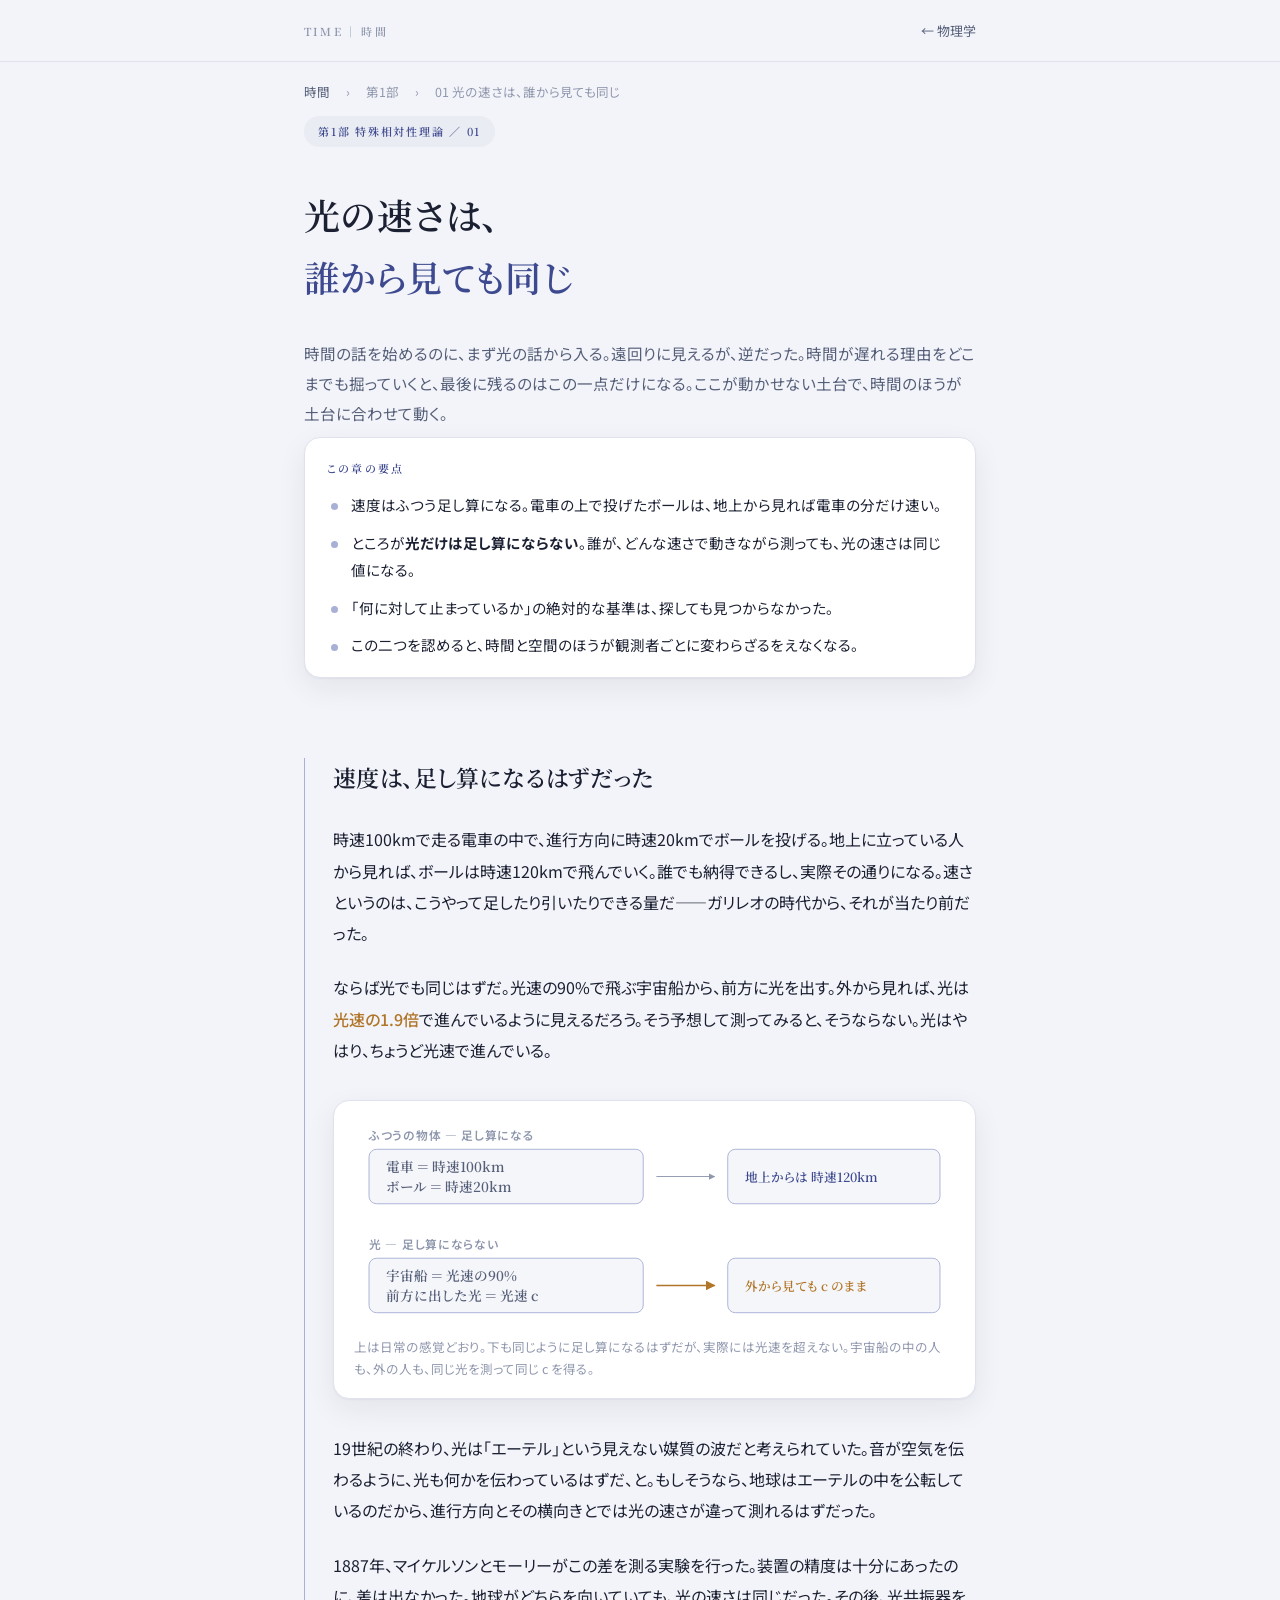
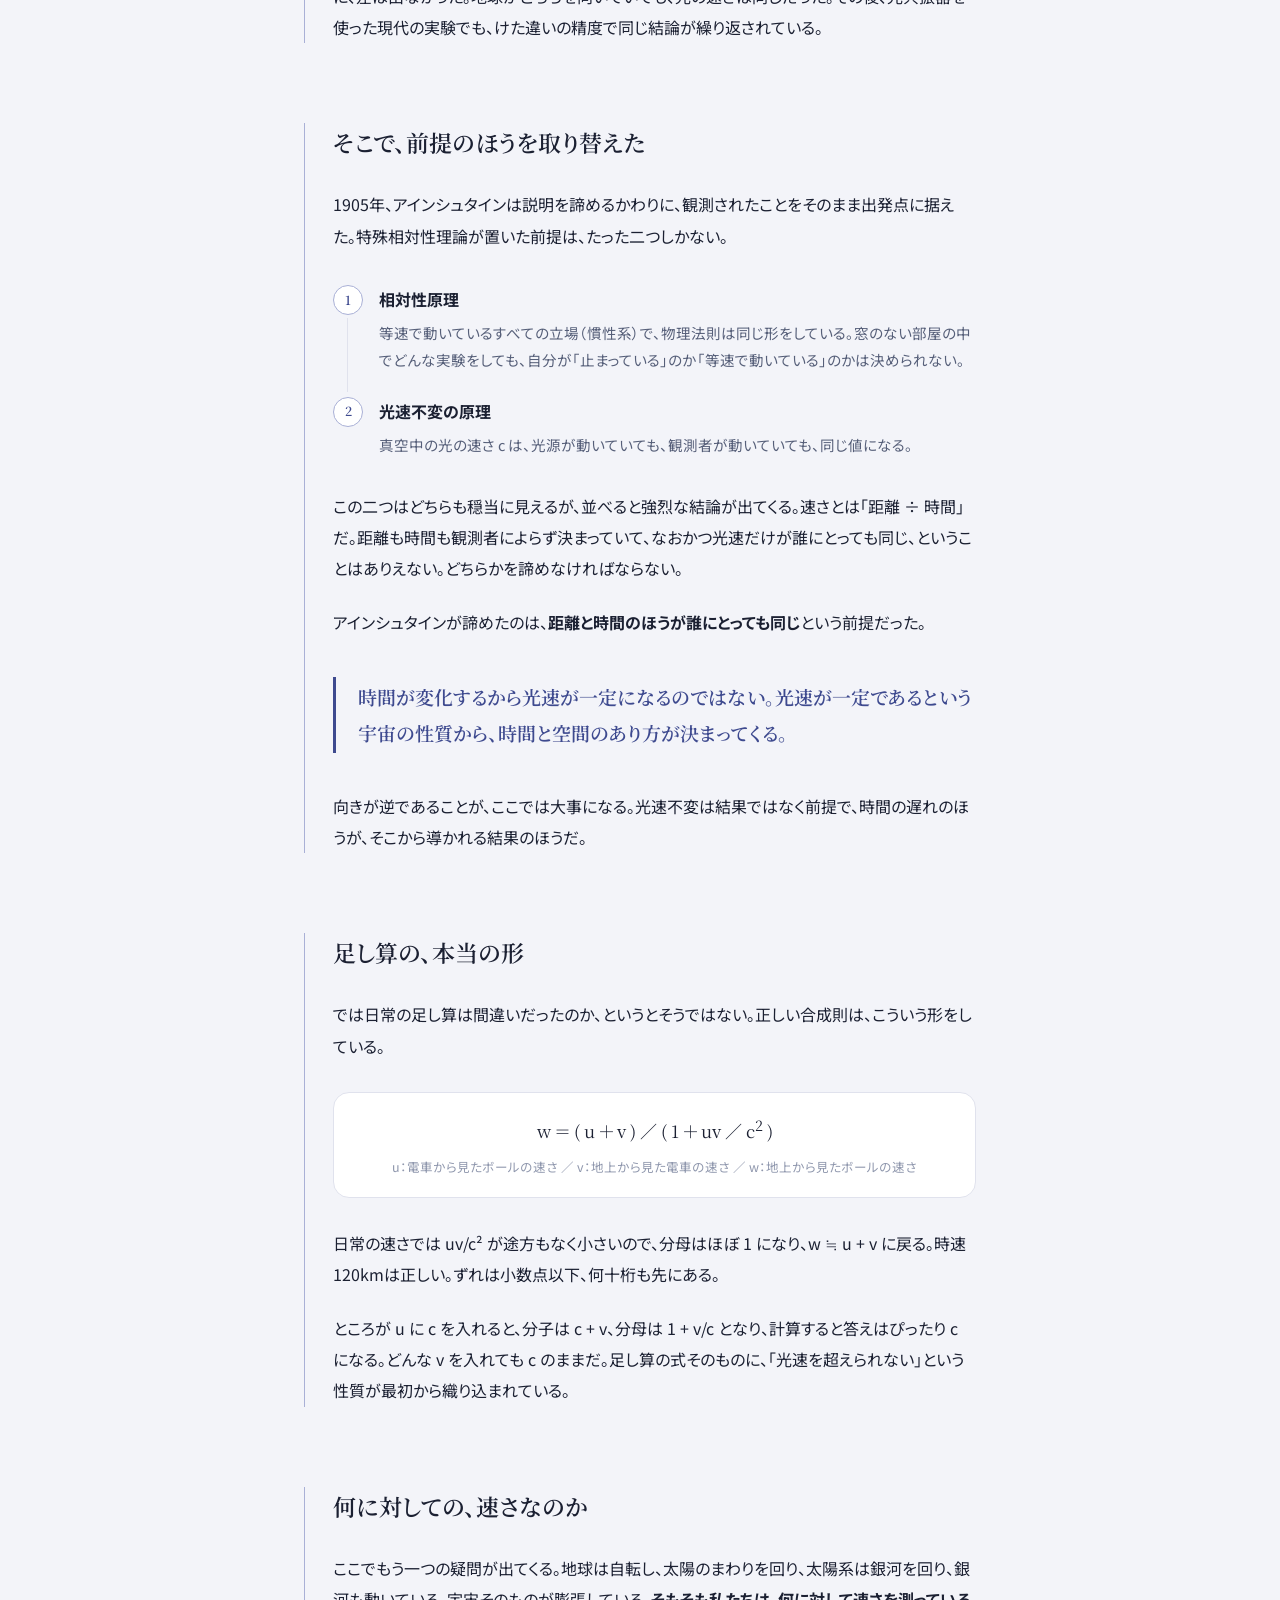
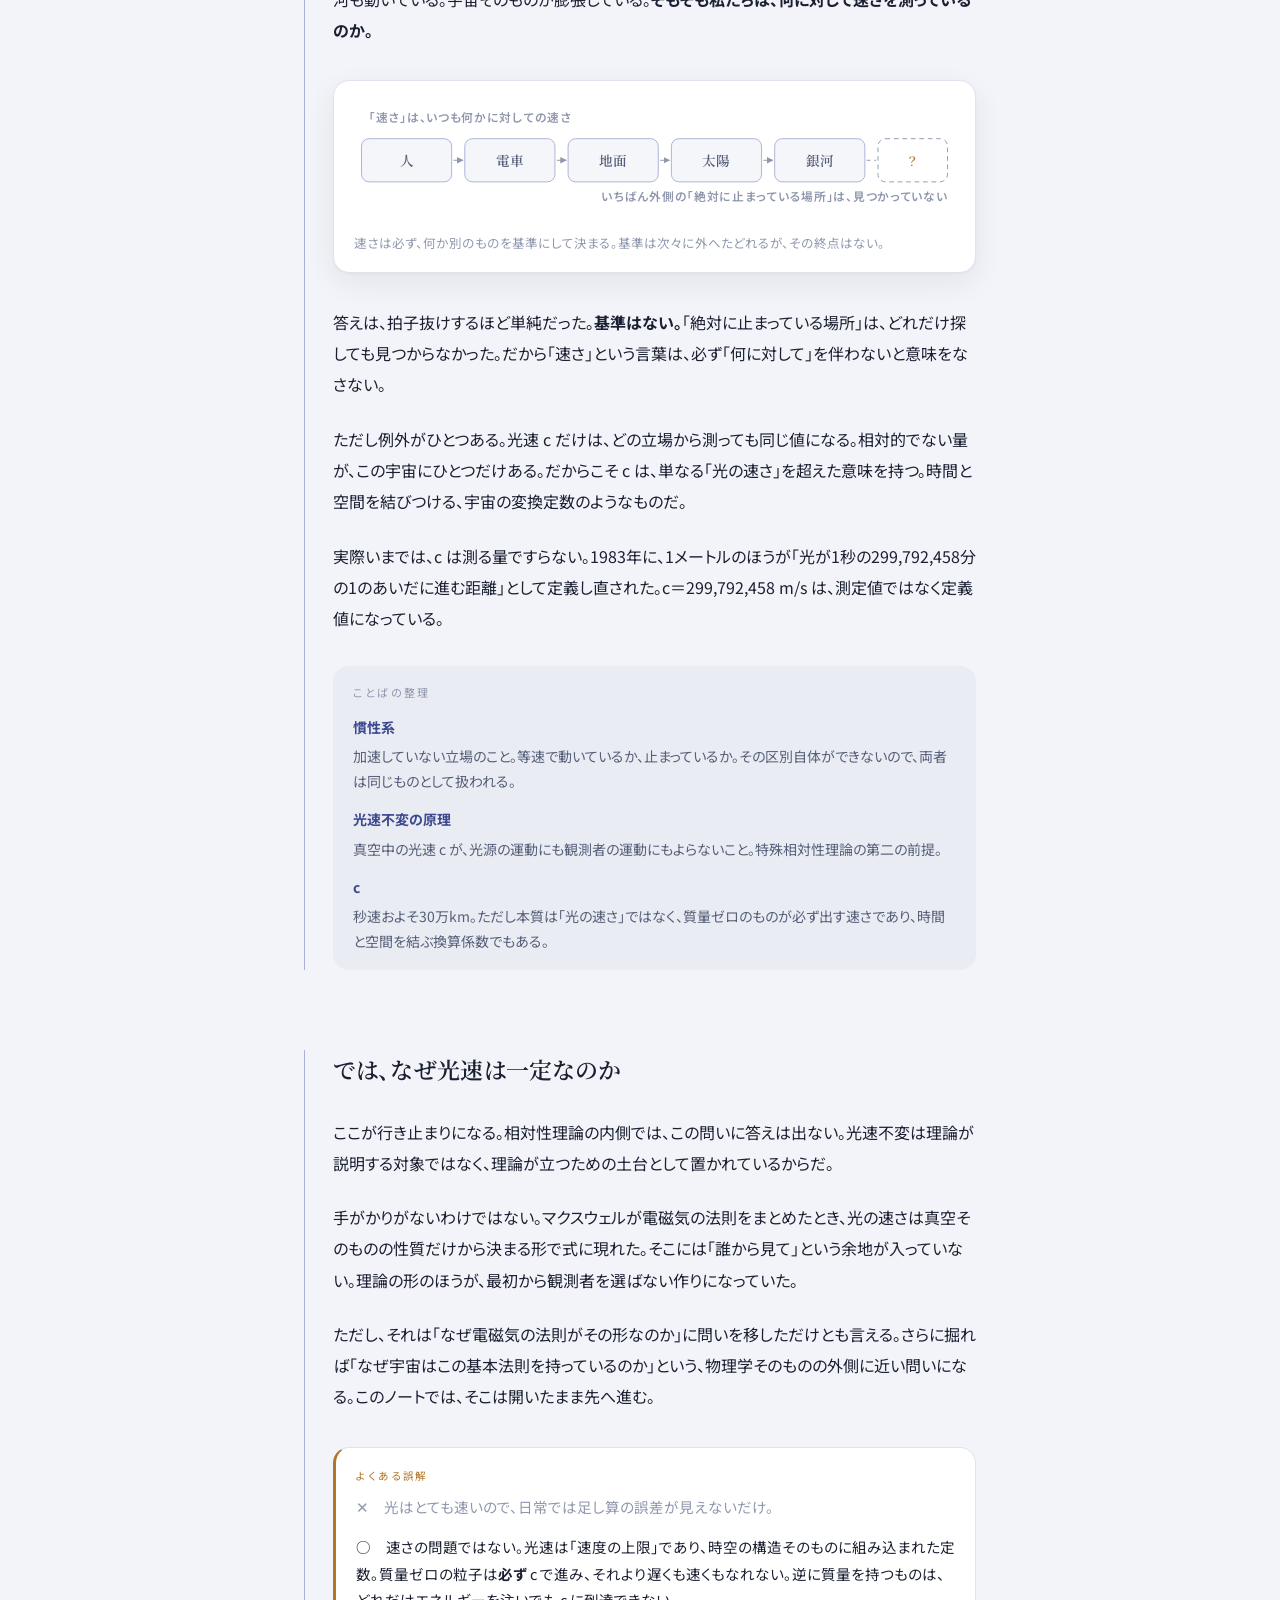
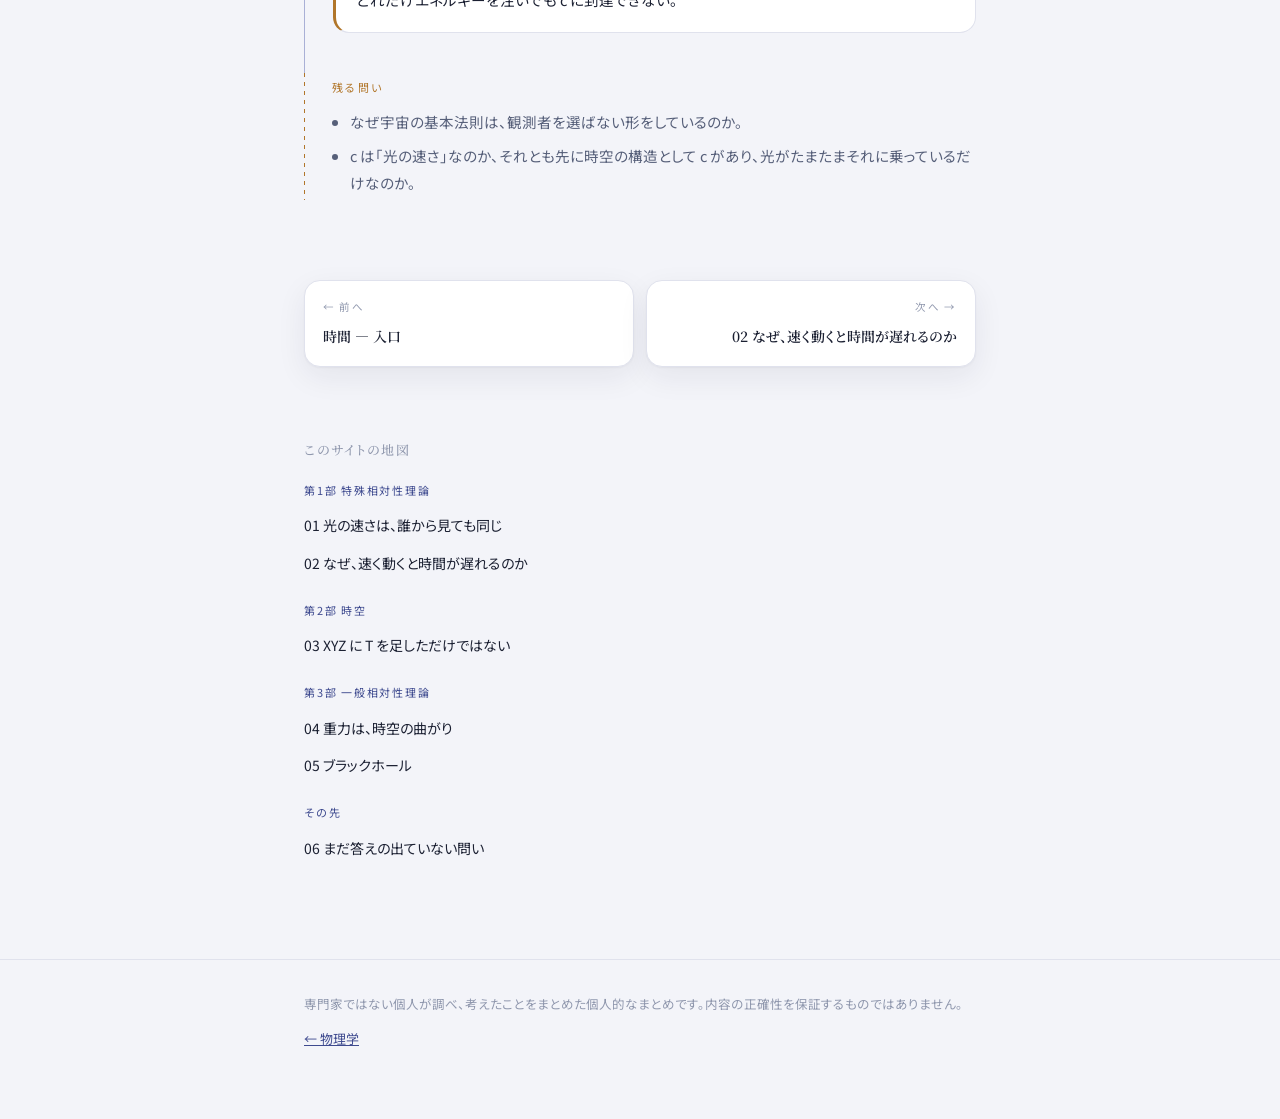
<file: light.html>
<!DOCTYPE html>
<html lang="ja">
<head>
<meta charset="UTF-8">
<meta name="viewport" content="width=device-width, initial-scale=1.0">
<title>01 光の速さは、誰から見ても同じ｜時間</title>
<meta name="description" content="速度は足し算になるはずなのに、光だけはならない。マイケルソン・モーリーの実験、相対性原理と光速不変の原理、速度の合成則、そして「何に対しての速さなのか」という問い。相対性理論の出発点を確かめる章。">
<link rel="icon" href="data:image/svg+xml,<svg xmlns=%22http://www.w3.org/2000/svg%22 viewBox=%220 0 100 100%22><text y=%22.9em%22 font-size=%2290%22>⏳</text></svg>">
<link rel="preconnect" href="https://fonts.googleapis.com">
<link rel="preconnect" href="https://fonts.gstatic.com" crossorigin>
<link href="https://fonts.googleapis.com/css2?family=Noto+Sans+JP:wght@400;500;700&family=Noto+Serif+JP:wght@500;600;700&display=swap" rel="stylesheet">
<link rel="stylesheet" href="css/style.css">
</head>
<body>

<svg width="0" height="0" aria-hidden="true" focusable="false" style="position:absolute">
  <defs>
    <marker id="ar-i" viewBox="0 0 10 10" refX="9" refY="5" markerWidth="7" markerHeight="7" orient="auto-start-reverse"><path d="M0 0 L10 5 L0 10 z"/></marker>
    <marker id="ar-e" viewBox="0 0 10 10" refX="9" refY="5" markerWidth="7" markerHeight="7" orient="auto-start-reverse"><path d="M0 0 L10 5 L0 10 z"/></marker>
    <marker id="ar-f" viewBox="0 0 10 10" refX="9" refY="5" markerWidth="7" markerHeight="7" orient="auto-start-reverse"><path d="M0 0 L10 5 L0 10 z"/></marker>
  </defs>
</svg>

<header class="top">
  <div class="wrap">
    <a class="sitemark" href="index.html">TIME ｜ 時間</a>
    <a class="back" href="../physics/">← 物理学</a>
  </div>
</header>

<nav class="crumb" aria-label="パンくず">
  <a href="index.html">時間</a><span>›</span><span>第1部</span><span>›</span><span>01 光の速さは、誰から見ても同じ</span>
</nav>

<main class="wrap">

  <p class="part-label">第1部 特殊相対性理論 ／ 01</p>
  <h1>光の速さは、<br><span class="em">誰から見ても同じ</span></h1>
  <p class="lede">時間の話を始めるのに、まず光の話から入る。遠回りに見えるが、逆だった。時間が遅れる理由をどこまでも掘っていくと、最後に残るのはこの一点だけになる。ここが動かせない土台で、時間のほうが土台に合わせて動く。</p>

  <div class="summary">
    <span class="k">この章の要点</span>
    <ul>
      <li>速度はふつう足し算になる。電車の上で投げたボールは、地上から見れば電車の分だけ速い。</li>
      <li>ところが<strong>光だけは足し算にならない</strong>。誰が、どんな速さで動きながら測っても、光の速さは同じ値になる。</li>
      <li>「何に対して止まっているか」の絶対的な基準は、探しても見つからなかった。</li>
      <li>この二つを認めると、時間と空間のほうが観測者ごとに変わらざるをえなくなる。</li>
    </ul>
  </div>

  <section class="ch">
    <h2>速度は、足し算になるはずだった</h2>

    <p>時速100kmで走る電車の中で、進行方向に時速20kmでボールを投げる。地上に立っている人から見れば、ボールは時速120kmで飛んでいく。誰でも納得できるし、実際その通りになる。速さというのは、こうやって足したり引いたりできる量だ——ガリレオの時代から、それが当たり前だった。</p>

    <p>ならば光でも同じはずだ。光速の90%で飛ぶ宇宙船から、前方に光を出す。外から見れば、光は<span class="err">光速の1.9倍</span>で進んでいるように見えるだろう。そう予想して測ってみると、そうならない。光はやはり、ちょうど光速で進んでいる。</p>

    <figure class="fig">
      <svg viewBox="0 0 640 210" role="img" aria-labelledby="f1-t">
        <title id="f1-t">速度の足し算が、光では成り立たない</title>
        <text class="lb" x="16" y="18">ふつうの物体 — 足し算になる</text>
        <rect class="box" x="16" y="28" width="292" height="58" rx="8"/>
        <text x="34" y="52">電車 ＝ 時速100km</text>
        <text x="34" y="74">ボール ＝ 時速20km</text>
        <path class="s-f" d="M322 57 H384" marker-end="url(#ar-f)"/>
        <rect class="box" x="398" y="28" width="226" height="58" rx="8"/>
        <text class="ti" x="416" y="63">地上からは 時速120km</text>

        <text class="lb" x="16" y="134">光 — 足し算にならない</text>
        <rect class="box" x="16" y="144" width="292" height="58" rx="8"/>
        <text x="34" y="168">宇宙船 ＝ 光速の90%</text>
        <text x="34" y="190">前方に出した光 ＝ 光速 c</text>
        <path class="s-e" d="M322 173 H384" marker-end="url(#ar-e)"/>
        <rect class="box" x="398" y="144" width="226" height="58" rx="8"/>
        <text class="te" x="416" y="179">外から見ても c のまま</text>
      </svg>
      <figcaption>上は日常の感覚どおり。下も同じように足し算になるはずだが、実際には光速を超えない。宇宙船の中の人も、外の人も、同じ光を測って同じ c を得る。</figcaption>
    </figure>

    <p>19世紀の終わり、光は「エーテル」という見えない媒質の波だと考えられていた。音が空気を伝わるように、光も何かを伝わっているはずだ、と。もしそうなら、地球はエーテルの中を公転しているのだから、進行方向とその横向きとでは光の速さが違って測れるはずだった。</p>

    <p>1887年、マイケルソンとモーリーがこの差を測る実験を行った。装置の精度は十分にあったのに、差は出なかった。地球がどちらを向いていても、光の速さは同じだった。その後、光共振器を使った現代の実験でも、けた違いの精度で同じ結論が繰り返されている。</p>
  </section>

  <section class="ch">
    <h2>そこで、前提のほうを取り替えた</h2>

    <p>1905年、アインシュタインは説明を諦めるかわりに、観測されたことをそのまま出発点に据えた。特殊相対性理論が置いた前提は、たった二つしかない。</p>

    <ol class="steps">
      <li>
        <span class="t">相対性原理</span>
        <p>等速で動いているすべての立場（慣性系）で、物理法則は同じ形をしている。窓のない部屋の中でどんな実験をしても、自分が「止まっている」のか「等速で動いている」のかは決められない。</p>
      </li>
      <li>
        <span class="t">光速不変の原理</span>
        <p>真空中の光の速さ c は、光源が動いていても、観測者が動いていても、同じ値になる。</p>
      </li>
    </ol>

    <p>この二つはどちらも穏当に見えるが、並べると強烈な結論が出てくる。速さとは「距離 ÷ 時間」だ。距離も時間も観測者によらず決まっていて、なおかつ光速だけが誰にとっても同じ、ということはありえない。どちらかを諦めなければならない。</p>

    <p>アインシュタインが諦めたのは、<strong>距離と時間のほうが誰にとっても同じ</strong>という前提だった。</p>

    <div class="keypoint">時間が変化するから光速が一定になるのではない。光速が一定であるという宇宙の性質から、時間と空間のあり方が決まってくる。</div>

    <p>向きが逆であることが、ここでは大事になる。光速不変は結果ではなく前提で、時間の遅れのほうが、そこから導かれる結果のほうだ。</p>
  </section>

  <section class="ch">
    <h2>足し算の、本当の形</h2>

    <p>では日常の足し算は間違いだったのか、というとそうではない。正しい合成則は、こういう形をしている。</p>

    <div class="formula">
      w ＝ ( u ＋ v ) ／ ( 1 ＋ uv ／ c<sup>2</sup> )
      <span class="note">u：電車から見たボールの速さ ／ v：地上から見た電車の速さ ／ w：地上から見たボールの速さ</span>
    </div>

    <p>日常の速さでは uv/c² が途方もなく小さいので、分母はほぼ 1 になり、w ≒ u + v に戻る。時速120kmは正しい。ずれは小数点以下、何十桁も先にある。</p>

    <p>ところが u に c を入れると、分子は c + v、分母は 1 + v/c となり、計算すると答えはぴったり c になる。どんな v を入れても c のままだ。足し算の式そのものに、「光速を超えられない」という性質が最初から織り込まれている。</p>
  </section>

  <section class="ch">
    <h2>何に対しての、速さなのか</h2>

    <p>ここでもう一つの疑問が出てくる。地球は自転し、太陽のまわりを回り、太陽系は銀河を回り、銀河も動いている。宇宙そのものが膨張している。<strong>そもそも私たちは、何に対して速さを測っているのか。</strong></p>

    <figure class="fig">
      <svg viewBox="0 0 640 120" role="img" aria-labelledby="f2-t">
        <title id="f2-t">基準は入れ子になっていて、いちばん外側がない</title>
        <text class="lb" x="16" y="20">「速さ」は、いつも何かに対しての速さ</text>
        <rect class="box" x="8" y="38" width="96" height="46" rx="8"/>
        <rect class="box" x="118" y="38" width="96" height="46" rx="8"/>
        <rect class="box" x="228" y="38" width="96" height="46" rx="8"/>
        <rect class="box" x="338" y="38" width="96" height="46" rx="8"/>
        <rect class="box" x="448" y="38" width="96" height="46" rx="8"/>
        <rect class="fill-0" x="558" y="38" width="74" height="46" rx="8" stroke-dasharray="5 4" stroke="#8f97ad" fill-opacity="0"/>
        <path class="s-f" d="M106 61 H116" marker-end="url(#ar-f)"/>
        <path class="s-f" d="M216 61 H226" marker-end="url(#ar-f)"/>
        <path class="s-f" d="M326 61 H336" marker-end="url(#ar-f)"/>
        <path class="s-f" d="M436 61 H446" marker-end="url(#ar-f)"/>
        <path class="s-f-d" d="M546 61 H556"/>
        <text x="56" y="67" text-anchor="middle">人</text>
        <text x="166" y="67" text-anchor="middle">電車</text>
        <text x="276" y="67" text-anchor="middle">地面</text>
        <text x="386" y="67" text-anchor="middle">太陽</text>
        <text x="496" y="67" text-anchor="middle">銀河</text>
        <text class="te" x="595" y="67" text-anchor="middle">？</text>
        <text class="lb" x="632" y="104" text-anchor="end">いちばん外側の「絶対に止まっている場所」は、見つかっていない</text>
      </svg>
      <figcaption>速さは必ず、何か別のものを基準にして決まる。基準は次々に外へたどれるが、その終点はない。</figcaption>
    </figure>

    <p>答えは、拍子抜けするほど単純だった。<strong>基準はない。</strong>「絶対に止まっている場所」は、どれだけ探しても見つからなかった。だから「速さ」という言葉は、必ず「何に対して」を伴わないと意味をなさない。</p>

    <p>ただし例外がひとつある。光速 c だけは、どの立場から測っても同じ値になる。相対的でない量が、この宇宙にひとつだけある。だからこそ c は、単なる「光の速さ」を超えた意味を持つ。時間と空間を結びつける、宇宙の変換定数のようなものだ。</p>

    <p>実際いまでは、c は測る量ですらない。1983年に、1メートルのほうが「光が1秒の299,792,458分の1のあいだに進む距離」として定義し直された。c＝299,792,458 m/s は、測定値ではなく定義値になっている。</p>

    <div class="terms">
      <span class="k">ことばの整理</span>
      <dl>
        <dt>慣性系</dt>
        <dd>加速していない立場のこと。等速で動いているか、止まっているか。その区別自体ができないので、両者は同じものとして扱われる。</dd>
        <dt>光速不変の原理</dt>
        <dd>真空中の光速 c が、光源の運動にも観測者の運動にもよらないこと。特殊相対性理論の第二の前提。</dd>
        <dt>c</dt>
        <dd>秒速およそ30万km。ただし本質は「光の速さ」ではなく、質量ゼロのものが必ず出す速さであり、時間と空間を結ぶ換算係数でもある。</dd>
      </dl>
    </div>
  </section>

  <section class="ch">
    <h2>では、なぜ光速は一定なのか</h2>

    <p>ここが行き止まりになる。相対性理論の内側では、この問いに答えは出ない。光速不変は理論が説明する対象ではなく、理論が立つための土台として置かれているからだ。</p>

    <p>手がかりがないわけではない。マクスウェルが電磁気の法則をまとめたとき、光の速さは真空そのものの性質だけから決まる形で式に現れた。そこには「誰から見て」という余地が入っていない。理論の形のほうが、最初から観測者を選ばない作りになっていた。</p>

    <p>ただし、それは「なぜ電磁気の法則がその形なのか」に問いを移しただけとも言える。さらに掘れば「なぜ宇宙はこの基本法則を持っているのか」という、物理学そのものの外側に近い問いになる。このノートでは、そこは開いたまま先へ進む。</p>

    <div class="myth">
      <span class="k">よくある誤解</span>
      <p class="x">✕　光はとても速いので、日常では足し算の誤差が見えないだけ。</p>
      <p>○　速さの問題ではない。光速は「速度の上限」であり、時空の構造そのものに組み込まれた定数。質量ゼロの粒子は<strong>必ず</strong> c で進み、それより遅くも速くもなれない。逆に質量を持つものは、どれだけエネルギーを注いでも c に到達できない。</p>
    </div>

    <div class="q">
      <p class="q-label">残る問い</p>
      <ul>
        <li>なぜ宇宙の基本法則は、観測者を選ばない形をしているのか。</li>
        <li>c は「光の速さ」なのか、それとも先に時空の構造として c があり、光がたまたまそれに乗っているだけなのか。</li>
      </ul>
    </div>
  </section>

</main>

<nav class="pager" aria-label="前後のページ">
  <a class="prev" href="index.html"><span class="k">← 前へ</span><span class="t">時間 — 入口</span></a>
  <a class="next" href="dilation.html"><span class="k">次へ →</span><span class="t">02 なぜ、速く動くと時間が遅れるのか</span></a>
</nav>

<nav class="sitemap" aria-label="このサイトの地図">
  <h2>このサイトの地図</h2>
  <div class="grp">
    <p class="k">第1部 特殊相対性理論</p>
    <ul>
      <li><a href="light.html">01 光の速さは、誰から見ても同じ</a></li>
      <li><a href="dilation.html">02 なぜ、速く動くと時間が遅れるのか</a></li>
    </ul>
  </div>
  <div class="grp">
    <p class="k">第2部 時空</p>
    <ul>
      <li><a href="spacetime.html">03 XYZ に T を足しただけではない</a></li>
    </ul>
  </div>
  <div class="grp">
    <p class="k">第3部 一般相対性理論</p>
    <ul>
      <li><a href="gravity.html">04 重力は、時空の曲がり</a></li>
      <li><a href="blackhole.html">05 ブラックホール</a></li>
    </ul>
  </div>
  <div class="grp">
    <p class="k">その先</p>
    <ul>
      <li><a href="questions.html">06 まだ答えの出ていない問い</a></li>
    </ul>
  </div>
</nav>

<footer class="foot">
  <div class="wrap">
    <p>専門家ではない個人が調べ、考えたことをまとめた個人的なまとめです。内容の正確性を保証するものではありません。</p>
    <p><a href="../physics/">← 物理学</a></p>
  </div>
</footer>

</body>
</html>
</file>
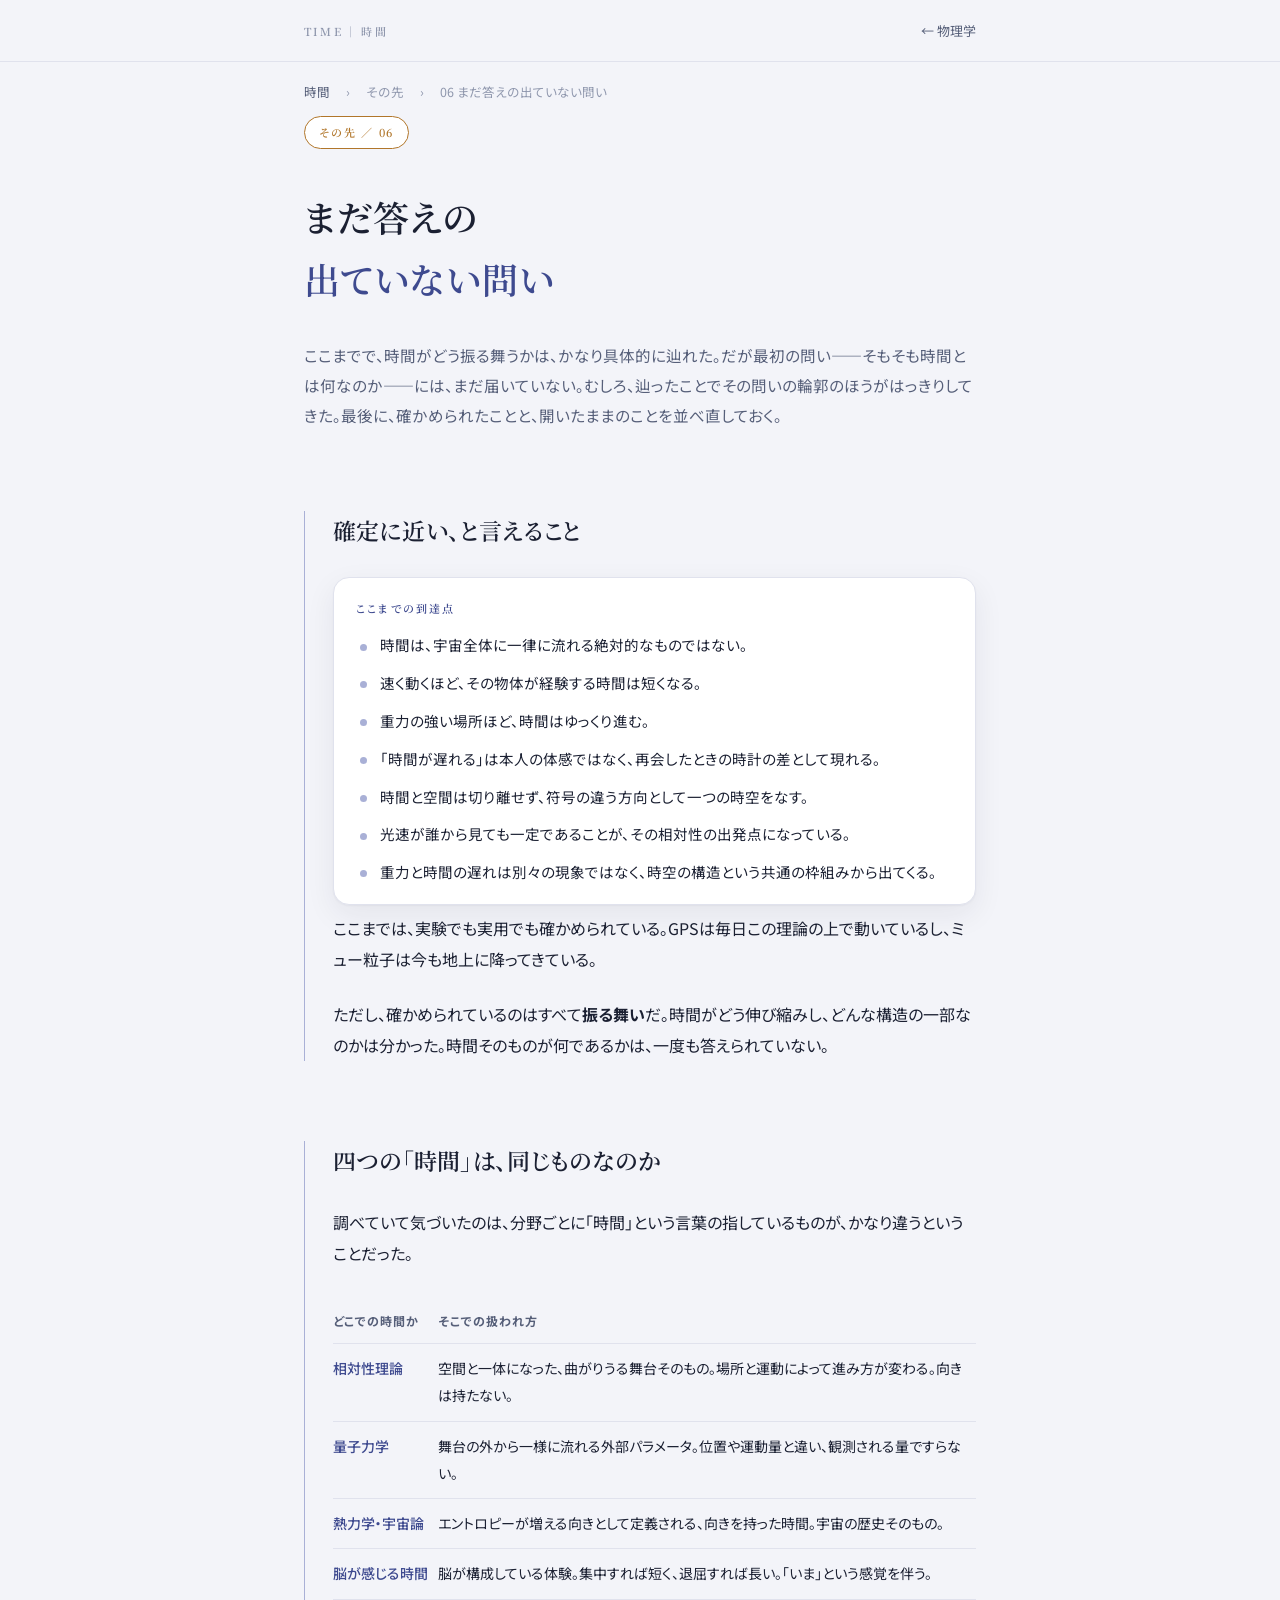
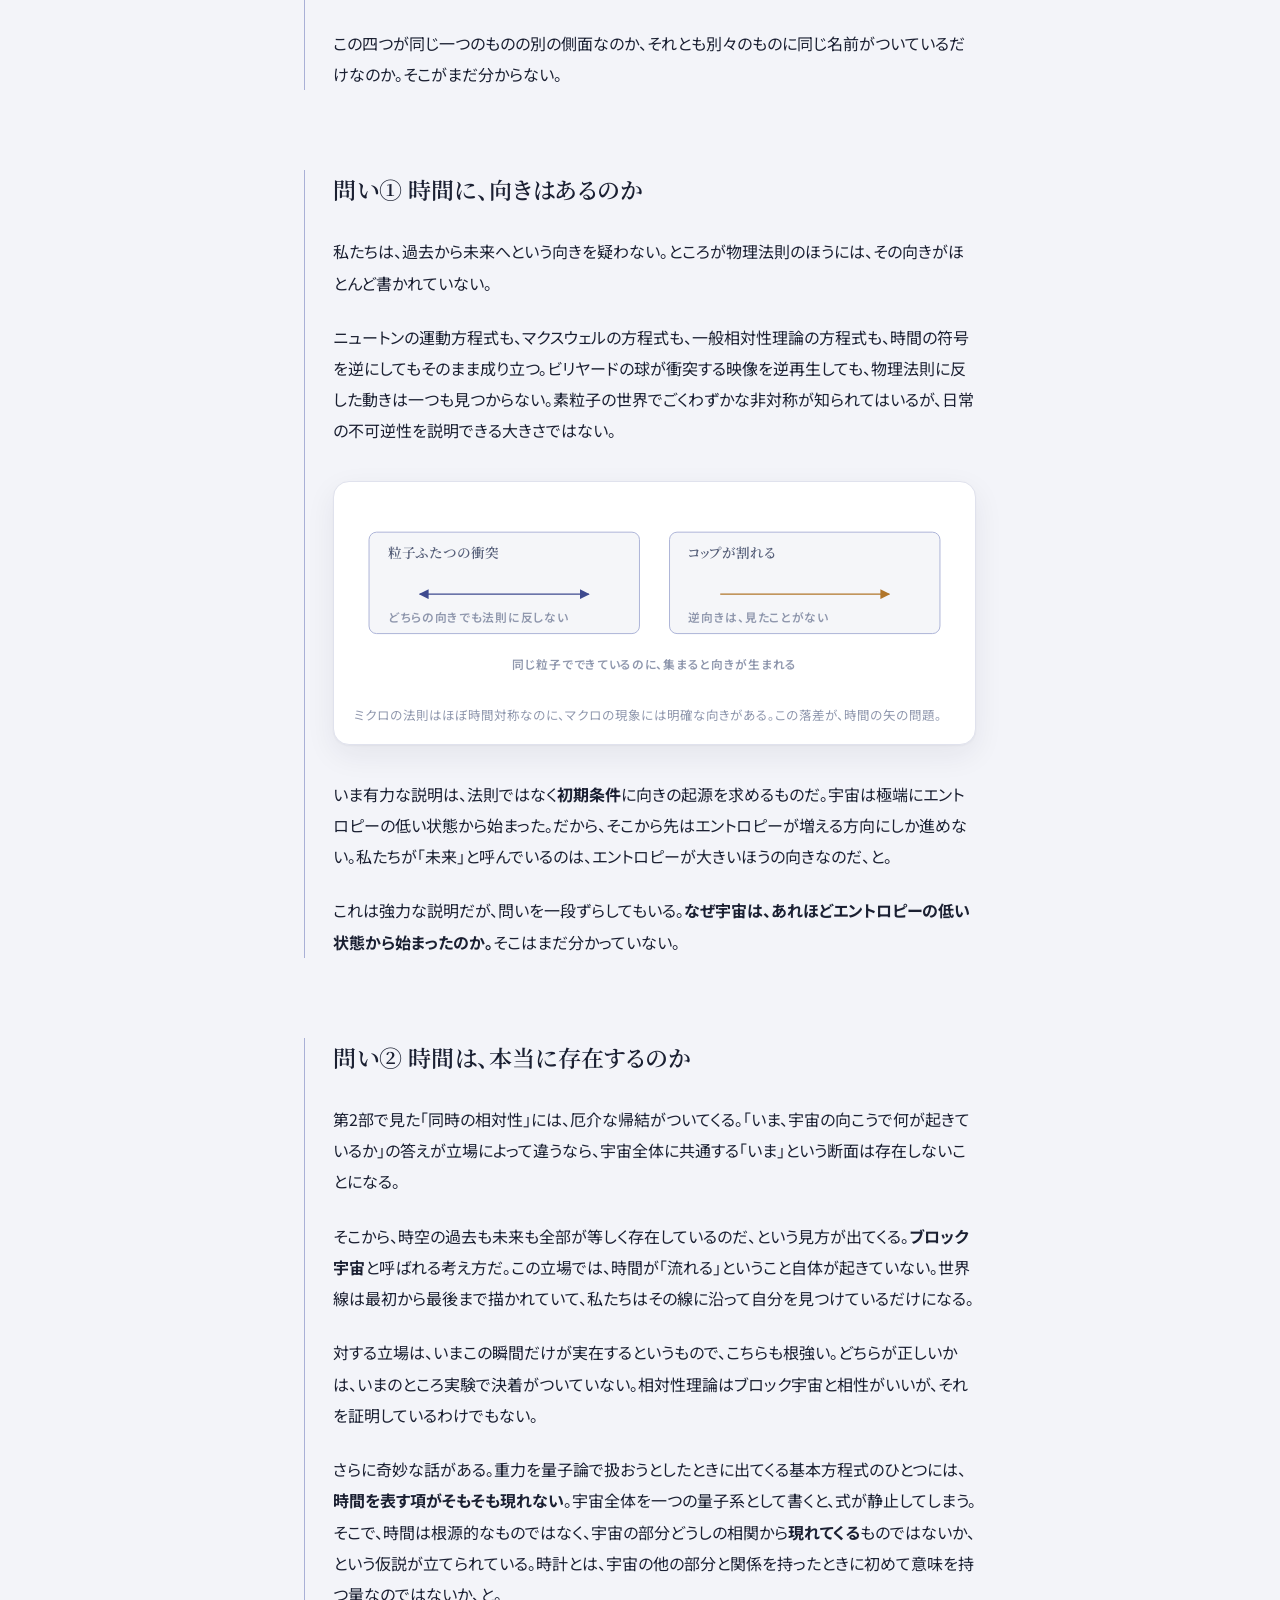
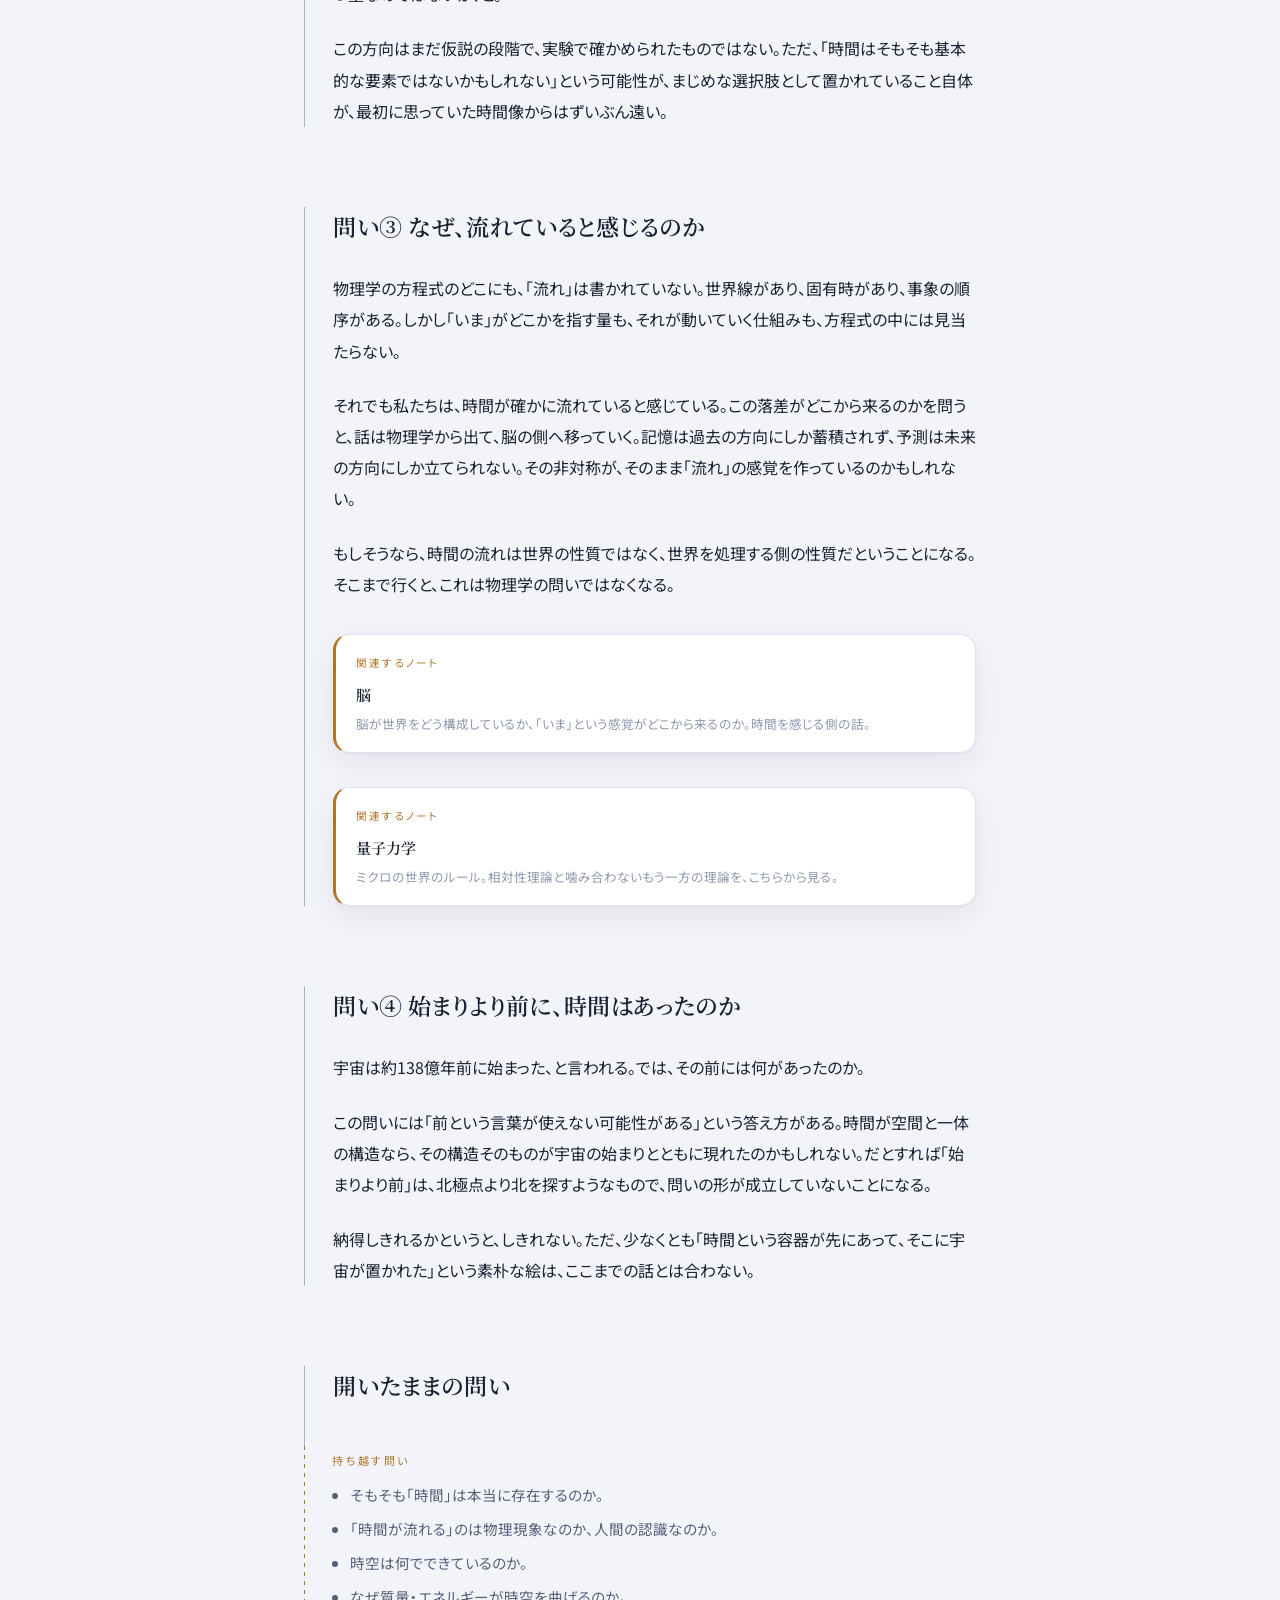
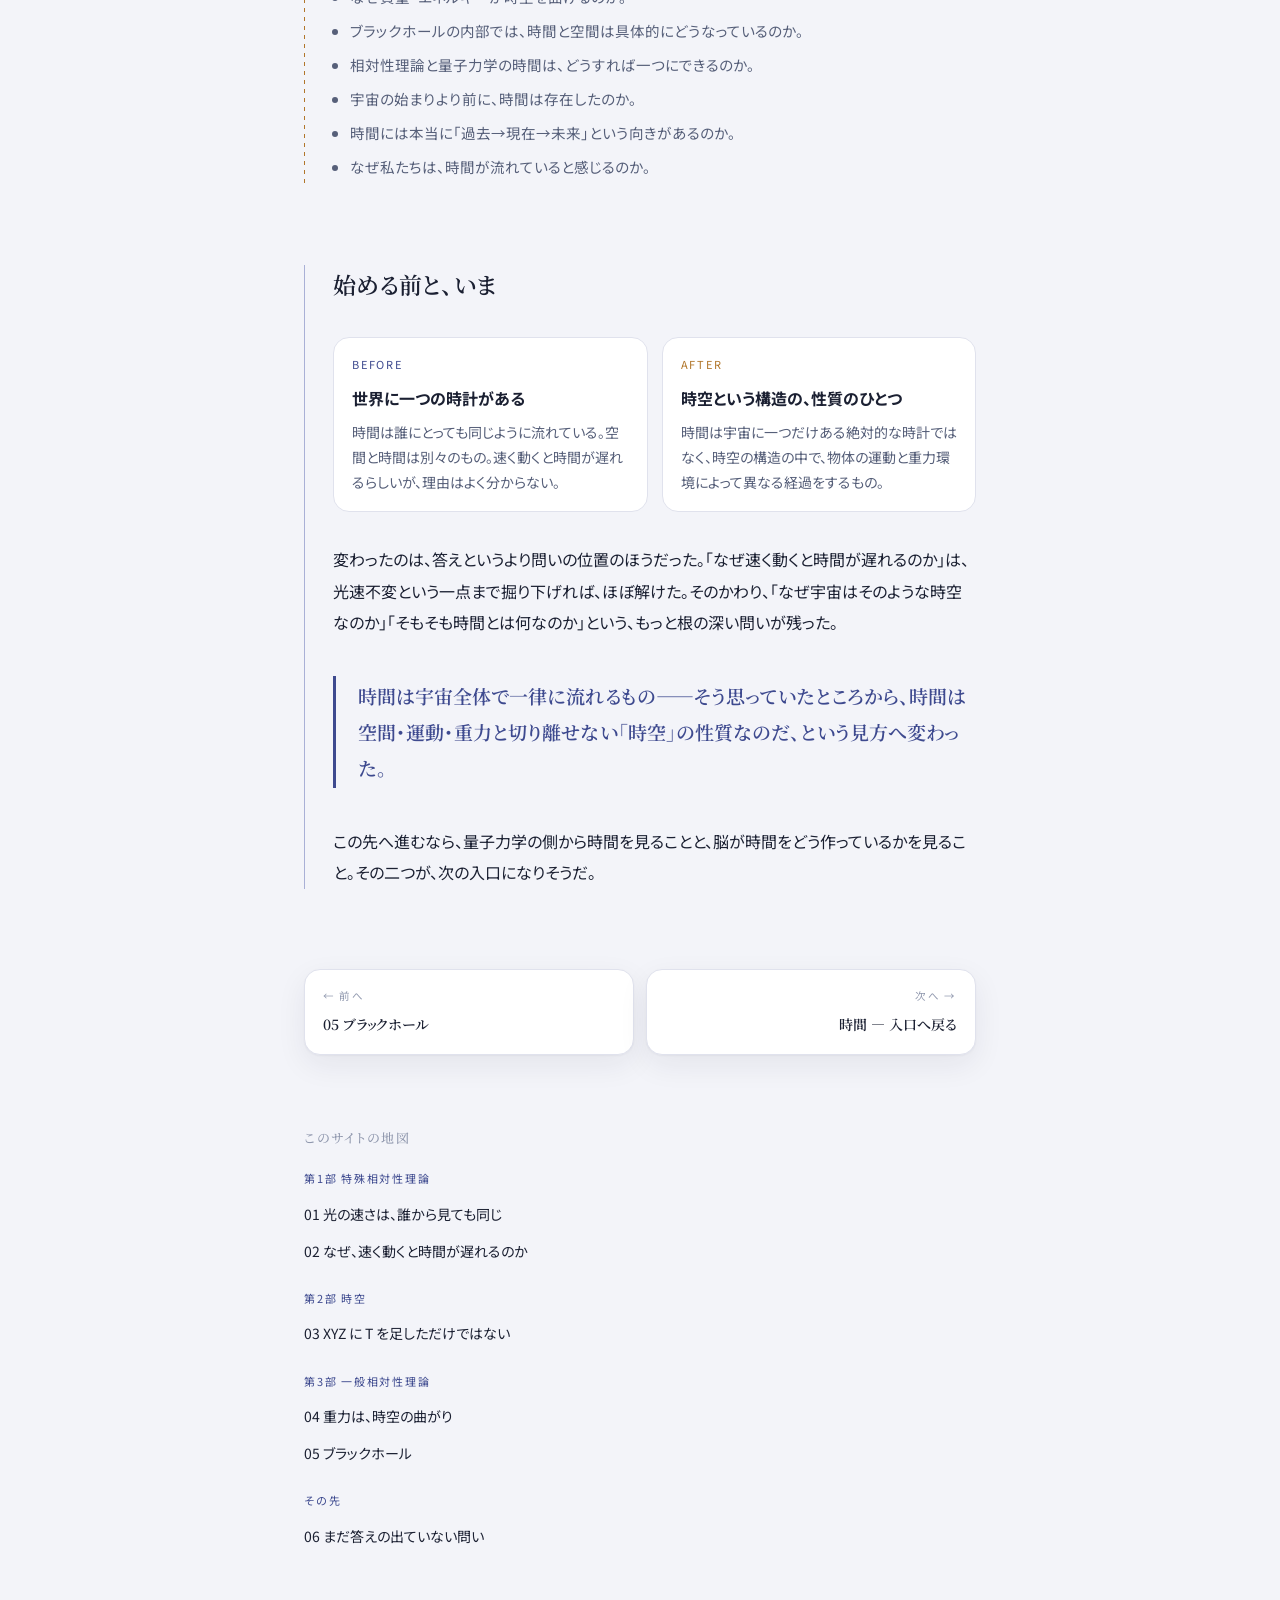
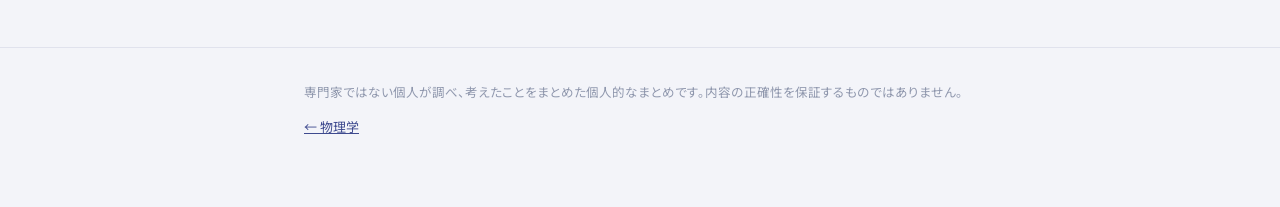
<file: questions.html>
<!DOCTYPE html>
<html lang="ja">
<head>
<meta charset="UTF-8">
<meta name="viewport" content="width=device-width, initial-scale=1.0">
<title>06 まだ答えの出ていない問い｜時間</title>
<meta name="description" content="相対性理論の時間、量子力学の時間、宇宙論の時間、脳が感じる時間。四つは同じものなのか。時間に向きはあるのか、時間は本当に存在するのか、なぜ私たちは時間が流れていると感じるのか。ここまでで確定に近い理解と、まだ開いたままの問いを並べ直す。">
<link rel="icon" href="data:image/svg+xml,<svg xmlns=%22http://www.w3.org/2000/svg%22 viewBox=%220 0 100 100%22><text y=%22.9em%22 font-size=%2290%22>⏳</text></svg>">
<link rel="preconnect" href="https://fonts.googleapis.com">
<link rel="preconnect" href="https://fonts.gstatic.com" crossorigin>
<link href="https://fonts.googleapis.com/css2?family=Noto+Sans+JP:wght@400;500;700&family=Noto+Serif+JP:wght@500;600;700&display=swap" rel="stylesheet">
<link rel="stylesheet" href="css/style.css">
</head>
<body>

<svg width="0" height="0" aria-hidden="true" focusable="false" style="position:absolute">
  <defs>
    <marker id="ar-i" viewBox="0 0 10 10" refX="9" refY="5" markerWidth="7" markerHeight="7" orient="auto-start-reverse"><path d="M0 0 L10 5 L0 10 z"/></marker>
    <marker id="ar-e" viewBox="0 0 10 10" refX="9" refY="5" markerWidth="7" markerHeight="7" orient="auto-start-reverse"><path d="M0 0 L10 5 L0 10 z"/></marker>
    <marker id="ar-f" viewBox="0 0 10 10" refX="9" refY="5" markerWidth="7" markerHeight="7" orient="auto-start-reverse"><path d="M0 0 L10 5 L0 10 z"/></marker>
  </defs>
</svg>

<header class="top">
  <div class="wrap">
    <a class="sitemark" href="index.html">TIME ｜ 時間</a>
    <a class="back" href="../physics/">← 物理学</a>
  </div>
</header>

<nav class="crumb" aria-label="パンくず">
  <a href="index.html">時間</a><span>›</span><span>その先</span><span>›</span><span>06 まだ答えの出ていない問い</span>
</nav>

<main class="wrap">

  <p class="col-label">その先 ／ 06</p>
  <h1>まだ答えの<br><span class="em">出ていない問い</span></h1>
  <p class="lede">ここまでで、時間がどう振る舞うかは、かなり具体的に辿れた。だが最初の問い——そもそも時間とは何なのか——には、まだ届いていない。むしろ、辿ったことでその問いの輪郭のほうがはっきりしてきた。最後に、確かめられたことと、開いたままのことを並べ直しておく。</p>

  <section class="ch">
    <h2>確定に近い、と言えること</h2>

    <div class="summary">
      <span class="k">ここまでの到達点</span>
      <ul>
        <li>時間は、宇宙全体に一律に流れる絶対的なものではない。</li>
        <li>速く動くほど、その物体が経験する時間は短くなる。</li>
        <li>重力の強い場所ほど、時間はゆっくり進む。</li>
        <li>「時間が遅れる」は本人の体感ではなく、再会したときの時計の差として現れる。</li>
        <li>時間と空間は切り離せず、符号の違う方向として一つの時空をなす。</li>
        <li>光速が誰から見ても一定であることが、その相対性の出発点になっている。</li>
        <li>重力と時間の遅れは別々の現象ではなく、時空の構造という共通の枠組みから出てくる。</li>
      </ul>
    </div>

    <p>ここまでは、実験でも実用でも確かめられている。GPSは毎日この理論の上で動いているし、ミュー粒子は今も地上に降ってきている。</p>

    <p>ただし、確かめられているのはすべて<strong>振る舞い</strong>だ。時間がどう伸び縮みし、どんな構造の一部なのかは分かった。時間そのものが何であるかは、一度も答えられていない。</p>
  </section>

  <section class="ch">
    <h2>四つの「時間」は、同じものなのか</h2>

    <p>調べていて気づいたのは、分野ごとに「時間」という言葉の指しているものが、かなり違うということだった。</p>

    <div class="tbl-scroll">
      <table>
        <thead>
          <tr><th>どこでの時間か</th><th>そこでの扱われ方</th></tr>
        </thead>
        <tbody>
          <tr><td>相対性理論</td><td>空間と一体になった、曲がりうる舞台そのもの。場所と運動によって進み方が変わる。向きは持たない。</td></tr>
          <tr><td>量子力学</td><td>舞台の外から一様に流れる外部パラメータ。位置や運動量と違い、観測される量ですらない。</td></tr>
          <tr><td>熱力学・宇宙論</td><td>エントロピーが増える向きとして定義される、向きを持った時間。宇宙の歴史そのもの。</td></tr>
          <tr><td>脳が感じる時間</td><td>脳が構成している体験。集中すれば短く、退屈すれば長い。「いま」という感覚を伴う。</td></tr>
        </tbody>
      </table>
    </div>

    <p>この四つが同じ一つのものの別の側面なのか、それとも別々のものに同じ名前がついているだけなのか。そこがまだ分からない。</p>
  </section>

  <section class="ch">
    <h2>問い① 時間に、向きはあるのか</h2>

    <p>私たちは、過去から未来へという向きを疑わない。ところが物理法則のほうには、その向きがほとんど書かれていない。</p>

    <p>ニュートンの運動方程式も、マクスウェルの方程式も、一般相対性理論の方程式も、時間の符号を逆にしてもそのまま成り立つ。ビリヤードの球が衝突する映像を逆再生しても、物理法則に反した動きは一つも見つからない。素粒子の世界でごくわずかな非対称が知られてはいるが、日常の不可逆性を説明できる大きさではない。</p>

    <figure class="fig">
      <svg viewBox="0 0 640 196" role="img" aria-labelledby="f1-t">
        <title id="f1-t">法則には向きがないのに、現象には向きがある</title>
        <rect class="box" x="16" y="30" width="288" height="108" rx="8"/>
        <text x="36" y="58">粒子ふたつの衝突</text>
        <path class="s-i" d="M70 96 H250" marker-start="url(#ar-i)" marker-end="url(#ar-i)"/>
        <text class="lb" x="36" y="126">どちらの向きでも法則に反しない</text>

        <rect class="box" x="336" y="30" width="288" height="108" rx="8"/>
        <text x="356" y="58">コップが割れる</text>
        <path class="s-e" d="M390 96 H570" marker-end="url(#ar-e)"/>
        <text class="lb" x="356" y="126">逆向きは、見たことがない</text>

        <text class="lb" x="320" y="176" text-anchor="middle">同じ粒子でできているのに、集まると向きが生まれる</text>
      </svg>
      <figcaption>ミクロの法則はほぼ時間対称なのに、マクロの現象には明確な向きがある。この落差が、時間の矢の問題。</figcaption>
    </figure>

    <p>いま有力な説明は、法則ではなく<strong>初期条件</strong>に向きの起源を求めるものだ。宇宙は極端にエントロピーの低い状態から始まった。だから、そこから先はエントロピーが増える方向にしか進めない。私たちが「未来」と呼んでいるのは、エントロピーが大きいほうの向きなのだ、と。</p>

    <p>これは強力な説明だが、問いを一段ずらしてもいる。<strong>なぜ宇宙は、あれほどエントロピーの低い状態から始まったのか。</strong>そこはまだ分かっていない。</p>
  </section>

  <section class="ch">
    <h2>問い② 時間は、本当に存在するのか</h2>

    <p>第2部で見た「同時の相対性」には、厄介な帰結がついてくる。「いま、宇宙の向こうで何が起きているか」の答えが立場によって違うなら、宇宙全体に共通する「いま」という断面は存在しないことになる。</p>

    <p>そこから、時空の過去も未来も全部が等しく存在しているのだ、という見方が出てくる。<strong>ブロック宇宙</strong>と呼ばれる考え方だ。この立場では、時間が「流れる」ということ自体が起きていない。世界線は最初から最後まで描かれていて、私たちはその線に沿って自分を見つけているだけになる。</p>

    <p>対する立場は、いまこの瞬間だけが実在するというもので、こちらも根強い。どちらが正しいかは、いまのところ実験で決着がついていない。相対性理論はブロック宇宙と相性がいいが、それを証明しているわけでもない。</p>

    <p>さらに奇妙な話がある。重力を量子論で扱おうとしたときに出てくる基本方程式のひとつには、<strong>時間を表す項がそもそも現れない</strong>。宇宙全体を一つの量子系として書くと、式が静止してしまう。そこで、時間は根源的なものではなく、宇宙の部分どうしの相関から<strong>現れてくる</strong>ものではないか、という仮説が立てられている。時計とは、宇宙の他の部分と関係を持ったときに初めて意味を持つ量なのではないか、と。</p>

    <p>この方向はまだ仮説の段階で、実験で確かめられたものではない。ただ、「時間はそもそも基本的な要素ではないかもしれない」という可能性が、まじめな選択肢として置かれていること自体が、最初に思っていた時間像からはずいぶん遠い。</p>
  </section>

  <section class="ch">
    <h2>問い③ なぜ、流れていると感じるのか</h2>

    <p>物理学の方程式のどこにも、「流れ」は書かれていない。世界線があり、固有時があり、事象の順序がある。しかし「いま」がどこかを指す量も、それが動いていく仕組みも、方程式の中には見当たらない。</p>

    <p>それでも私たちは、時間が確かに流れていると感じている。この落差がどこから来るのかを問うと、話は物理学から出て、脳の側へ移っていく。記憶は過去の方向にしか蓄積されず、予測は未来の方向にしか立てられない。その非対称が、そのまま「流れ」の感覚を作っているのかもしれない。</p>

    <p>もしそうなら、時間の流れは世界の性質ではなく、世界を処理する側の性質だということになる。そこまで行くと、これは物理学の問いではなくなる。</p>

    <div class="colcard">
      <a href="../brain/">
        <span class="k">関連するノート</span>
        <span class="t">脳</span>
        <span class="d">脳が世界をどう構成しているか、「いま」という感覚がどこから来るのか。時間を感じる側の話。</span>
      </a>
    </div>

    <div class="colcard">
      <a href="../quantum/">
        <span class="k">関連するノート</span>
        <span class="t">量子力学</span>
        <span class="d">ミクロの世界のルール。相対性理論と噛み合わないもう一方の理論を、こちらから見る。</span>
      </a>
    </div>
  </section>

  <section class="ch">
    <h2>問い④ 始まりより前に、時間はあったのか</h2>

    <p>宇宙は約138億年前に始まった、と言われる。では、その前には何があったのか。</p>

    <p>この問いには「前という言葉が使えない可能性がある」という答え方がある。時間が空間と一体の構造なら、その構造そのものが宇宙の始まりとともに現れたのかもしれない。だとすれば「始まりより前」は、北極点より北を探すようなもので、問いの形が成立していないことになる。</p>

    <p>納得しきれるかというと、しきれない。ただ、少なくとも「時間という容器が先にあって、そこに宇宙が置かれた」という素朴な絵は、ここまでの話とは合わない。</p>
  </section>

  <section class="ch">
    <h2>開いたままの問い</h2>

    <div class="q">
      <p class="q-label">持ち越す問い</p>
      <ul>
        <li>そもそも「時間」は本当に存在するのか。</li>
        <li>「時間が流れる」のは物理現象なのか、人間の認識なのか。</li>
        <li>時空は何でできているのか。</li>
        <li>なぜ質量・エネルギーが時空を曲げるのか。</li>
        <li>ブラックホールの内部では、時間と空間は具体的にどうなっているのか。</li>
        <li>相対性理論と量子力学の時間は、どうすれば一つにできるのか。</li>
        <li>宇宙の始まりより前に、時間は存在したのか。</li>
        <li>時間には本当に「過去→現在→未来」という向きがあるのか。</li>
        <li>なぜ私たちは、時間が流れていると感じるのか。</li>
      </ul>
    </div>
  </section>

  <section class="ch">
    <h2>始める前と、いま</h2>

    <div class="duo">
      <div class="card">
        <span class="k">BEFORE</span>
        <span class="t">世界に一つの時計がある</span>
        <p>時間は誰にとっても同じように流れている。空間と時間は別々のもの。速く動くと時間が遅れるらしいが、理由はよく分からない。</p>
      </div>
      <div class="card b">
        <span class="k">AFTER</span>
        <span class="t">時空という構造の、性質のひとつ</span>
        <p>時間は宇宙に一つだけある絶対的な時計ではなく、時空の構造の中で、物体の運動と重力環境によって異なる経過をするもの。</p>
      </div>
    </div>

    <p>変わったのは、答えというより問いの位置のほうだった。「なぜ速く動くと時間が遅れるのか」は、光速不変という一点まで掘り下げれば、ほぼ解けた。そのかわり、「なぜ宇宙はそのような時空なのか」「そもそも時間とは何なのか」という、もっと根の深い問いが残った。</p>

    <div class="keypoint">時間は宇宙全体で一律に流れるもの——そう思っていたところから、時間は空間・運動・重力と切り離せない「時空」の性質なのだ、という見方へ変わった。</div>

    <p>この先へ進むなら、量子力学の側から時間を見ることと、脳が時間をどう作っているかを見ること。その二つが、次の入口になりそうだ。</p>
  </section>

</main>

<nav class="pager" aria-label="前後のページ">
  <a class="prev" href="blackhole.html"><span class="k">← 前へ</span><span class="t">05 ブラックホール</span></a>
  <a class="next" href="index.html"><span class="k">次へ →</span><span class="t">時間 — 入口へ戻る</span></a>
</nav>

<nav class="sitemap" aria-label="このサイトの地図">
  <h2>このサイトの地図</h2>
  <div class="grp">
    <p class="k">第1部 特殊相対性理論</p>
    <ul>
      <li><a href="light.html">01 光の速さは、誰から見ても同じ</a></li>
      <li><a href="dilation.html">02 なぜ、速く動くと時間が遅れるのか</a></li>
    </ul>
  </div>
  <div class="grp">
    <p class="k">第2部 時空</p>
    <ul>
      <li><a href="spacetime.html">03 XYZ に T を足しただけではない</a></li>
    </ul>
  </div>
  <div class="grp">
    <p class="k">第3部 一般相対性理論</p>
    <ul>
      <li><a href="gravity.html">04 重力は、時空の曲がり</a></li>
      <li><a href="blackhole.html">05 ブラックホール</a></li>
    </ul>
  </div>
  <div class="grp">
    <p class="k">その先</p>
    <ul>
      <li><a href="questions.html">06 まだ答えの出ていない問い</a></li>
    </ul>
  </div>
</nav>

<footer class="foot">
  <div class="wrap">
    <p>専門家ではない個人が調べ、考えたことをまとめた個人的なまとめです。内容の正確性を保証するものではありません。</p>
    <p><a href="../physics/">← 物理学</a></p>
  </div>
</footer>

</body>
</html>
</file>
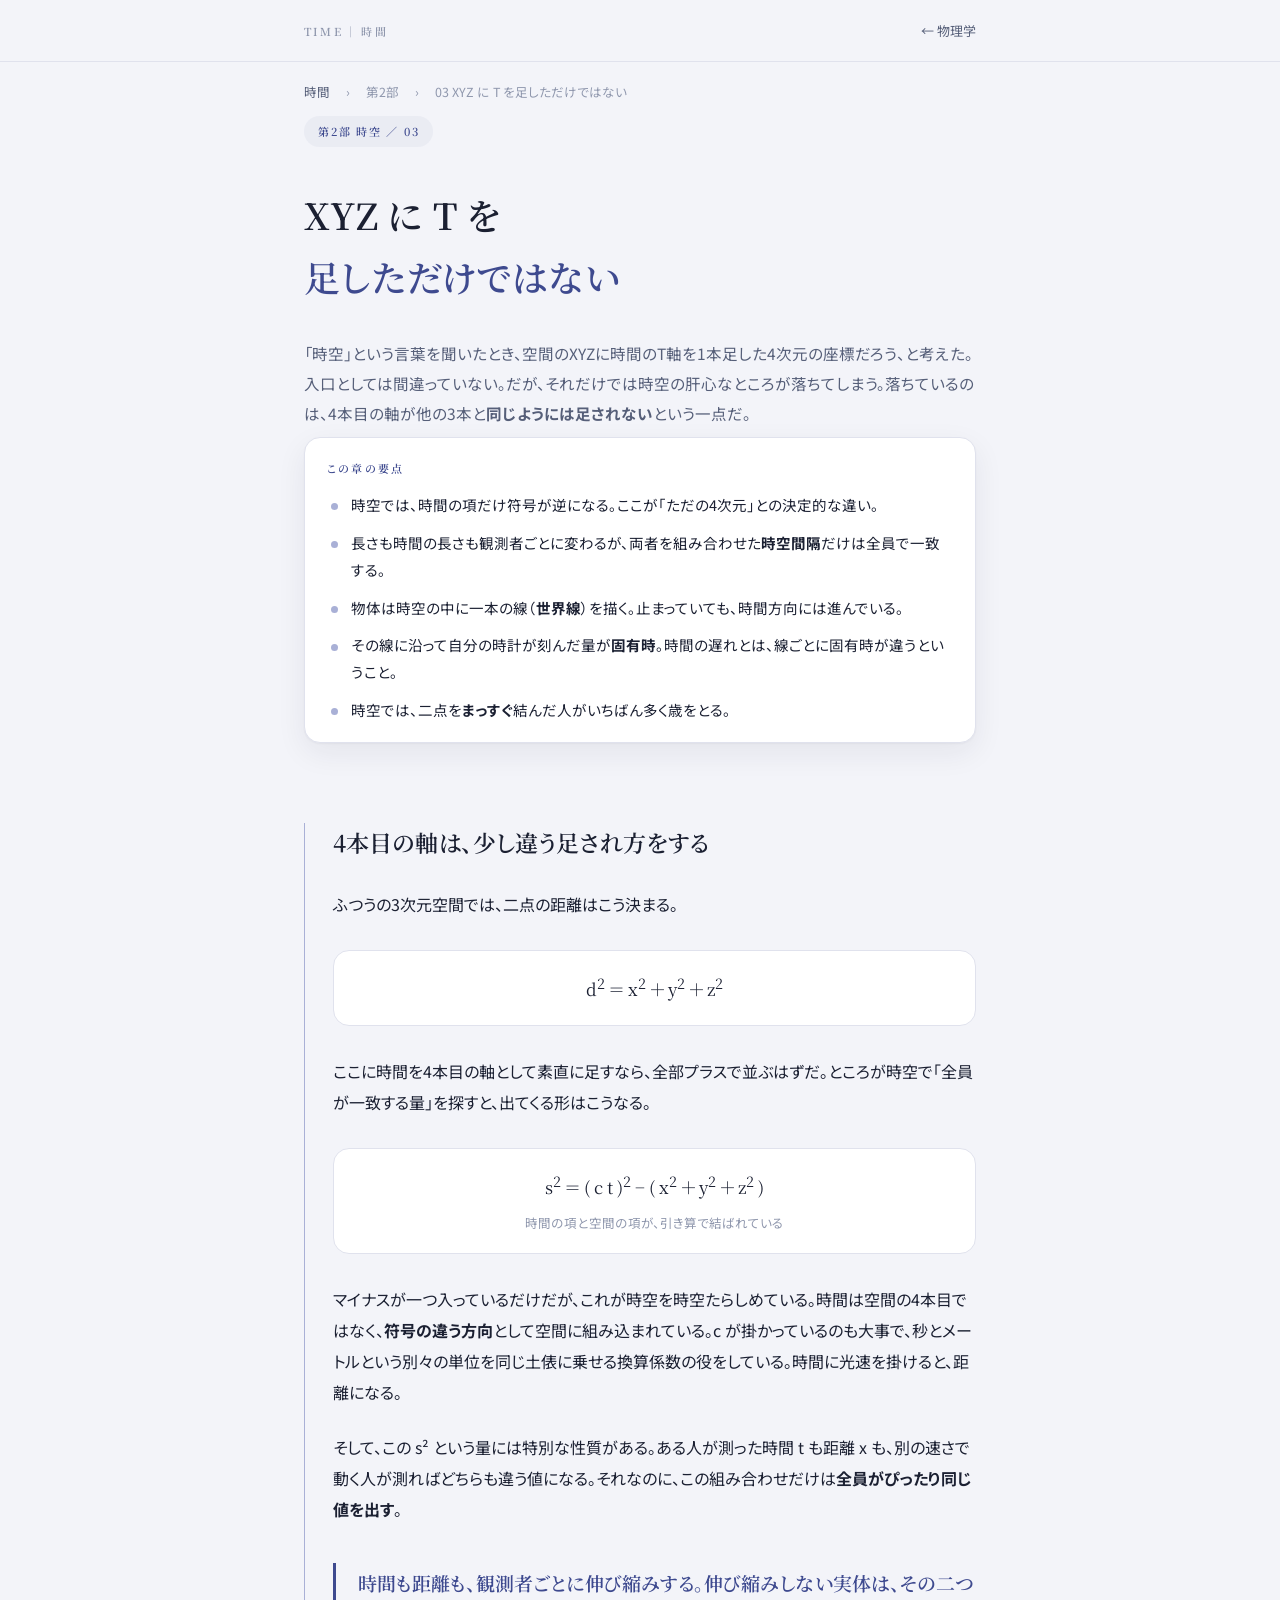
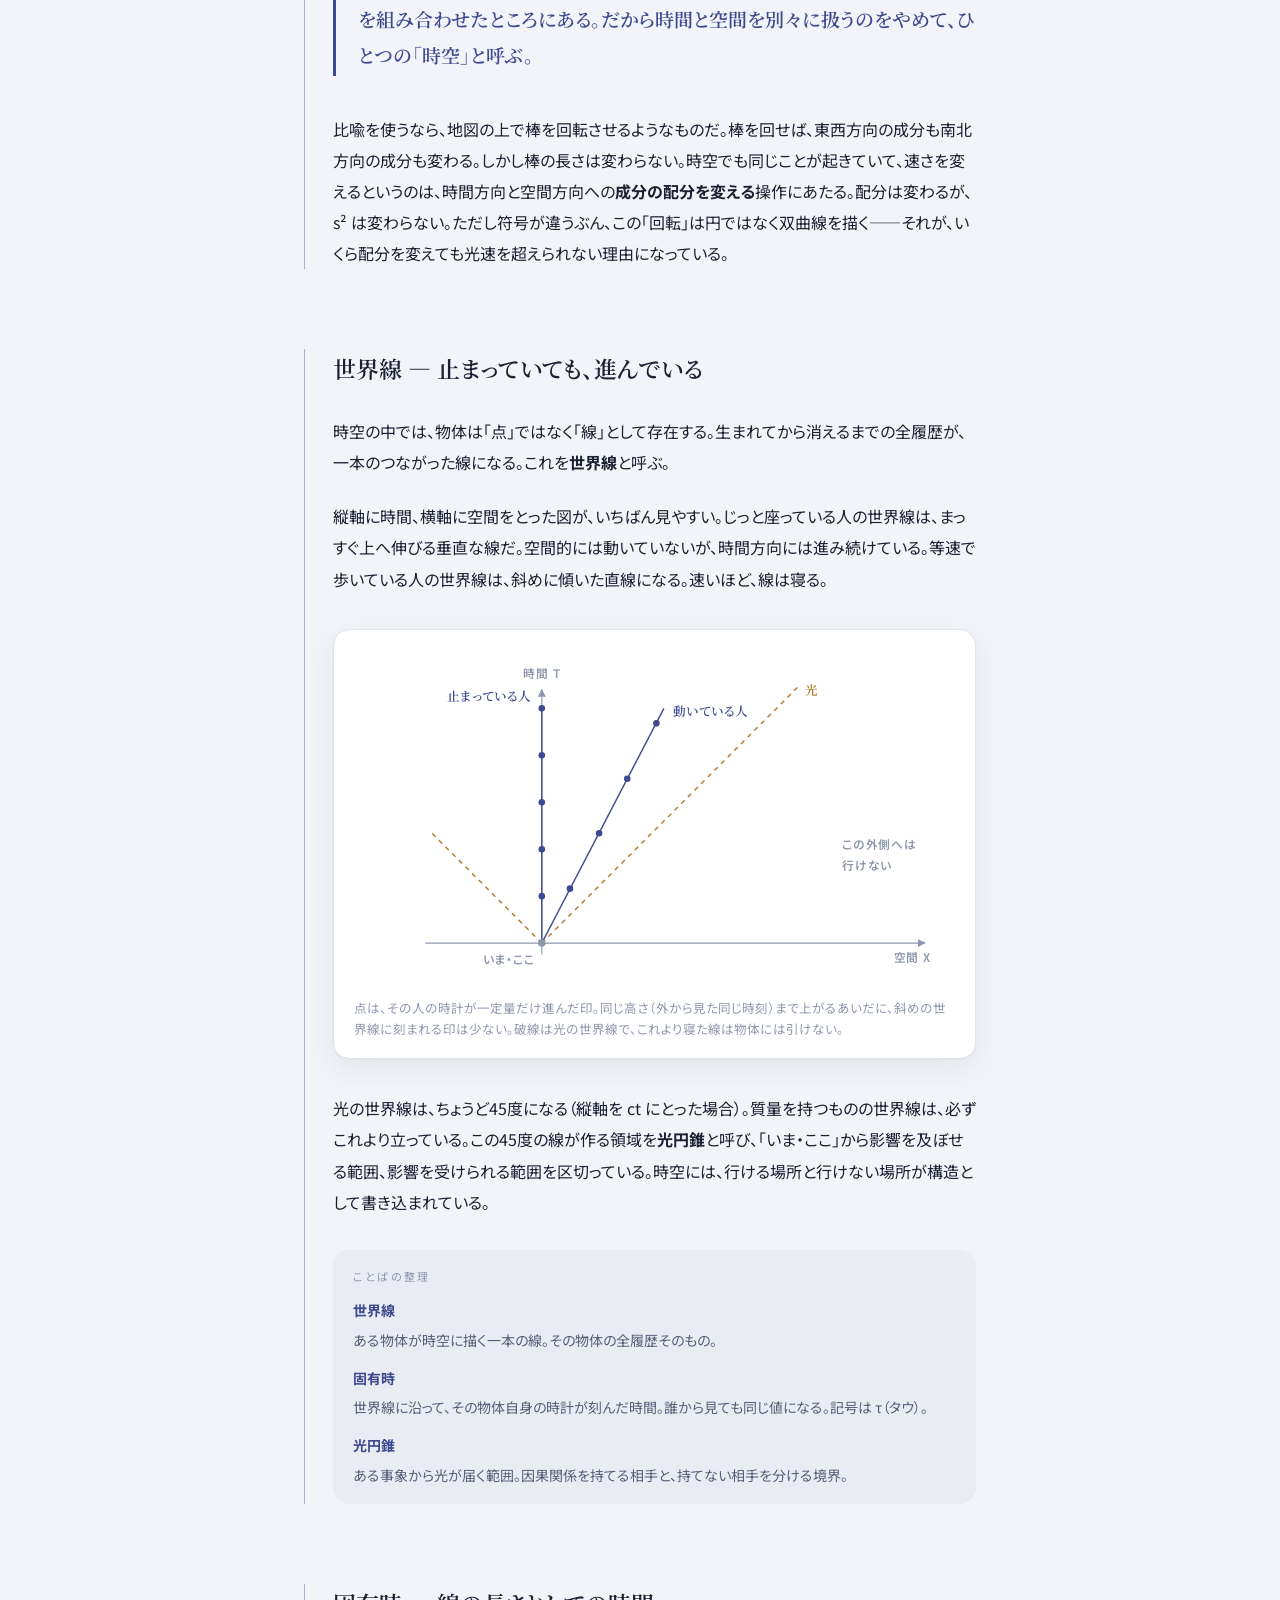
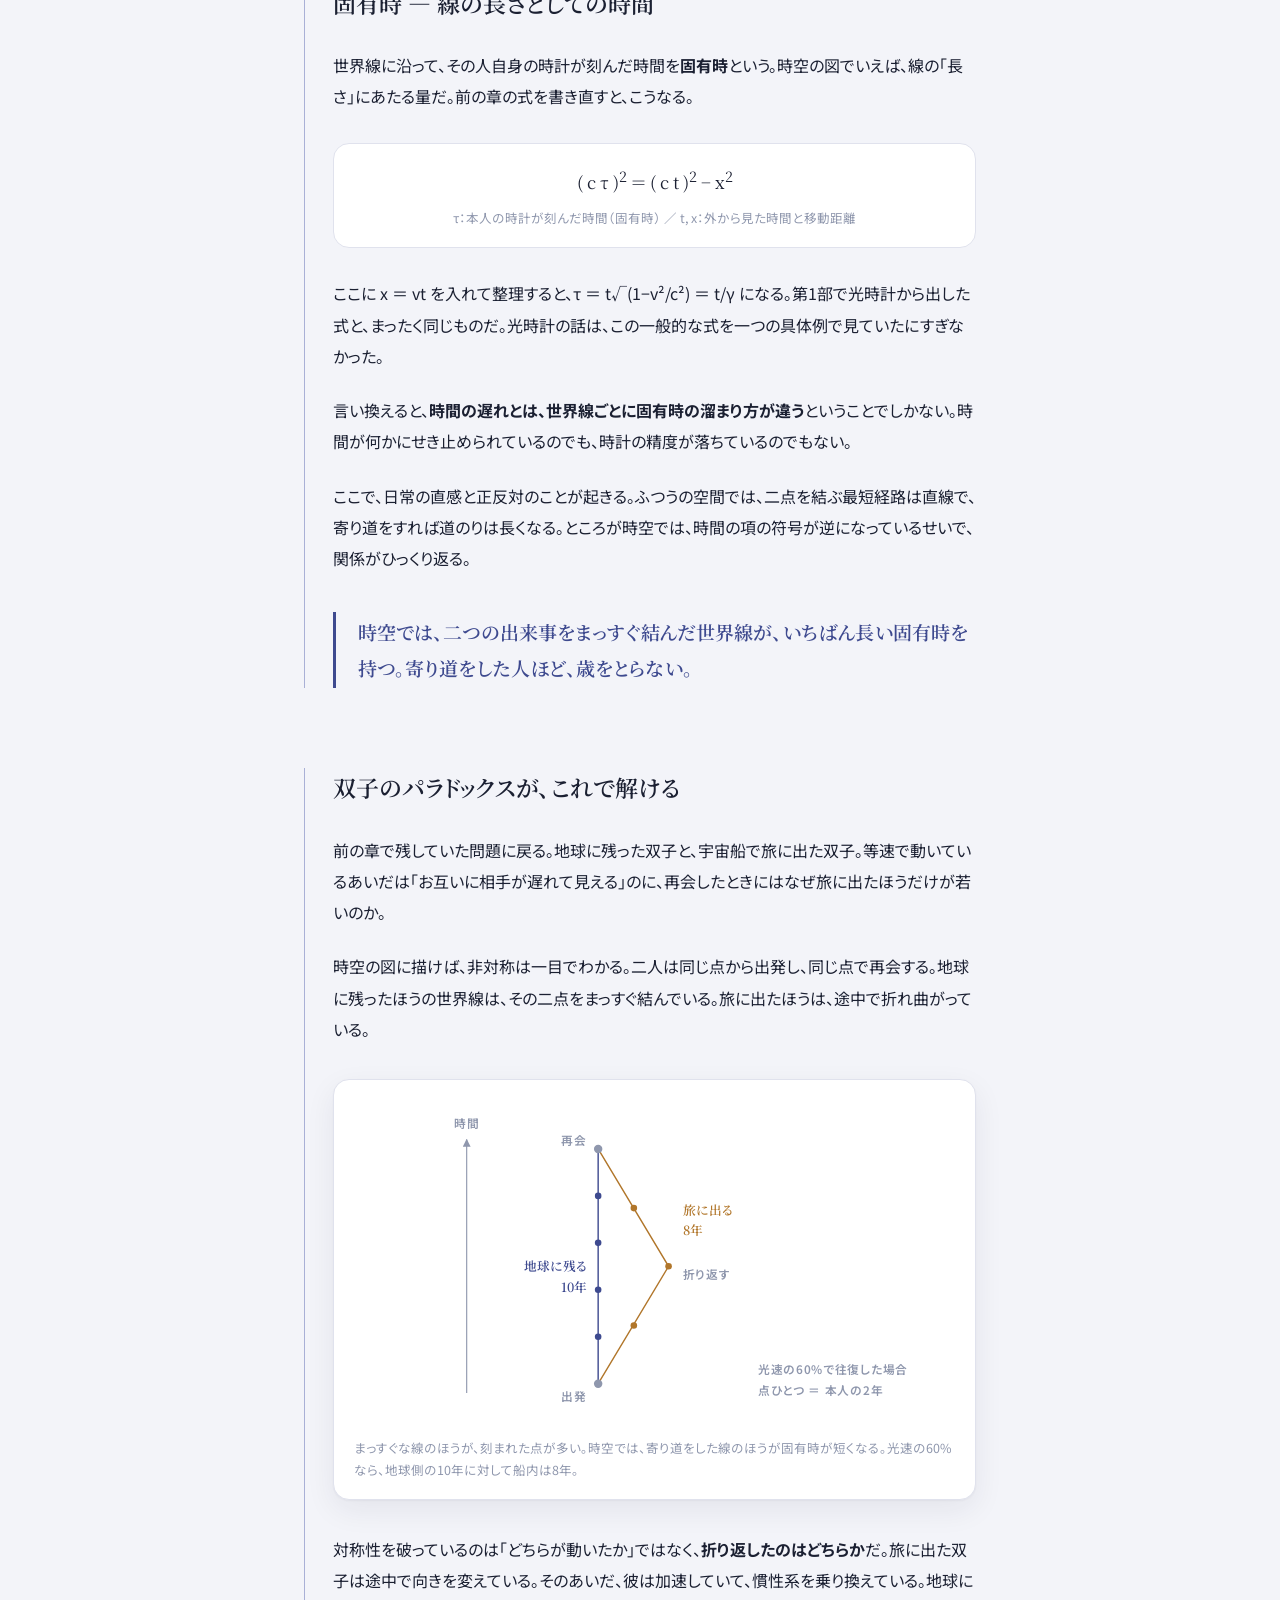
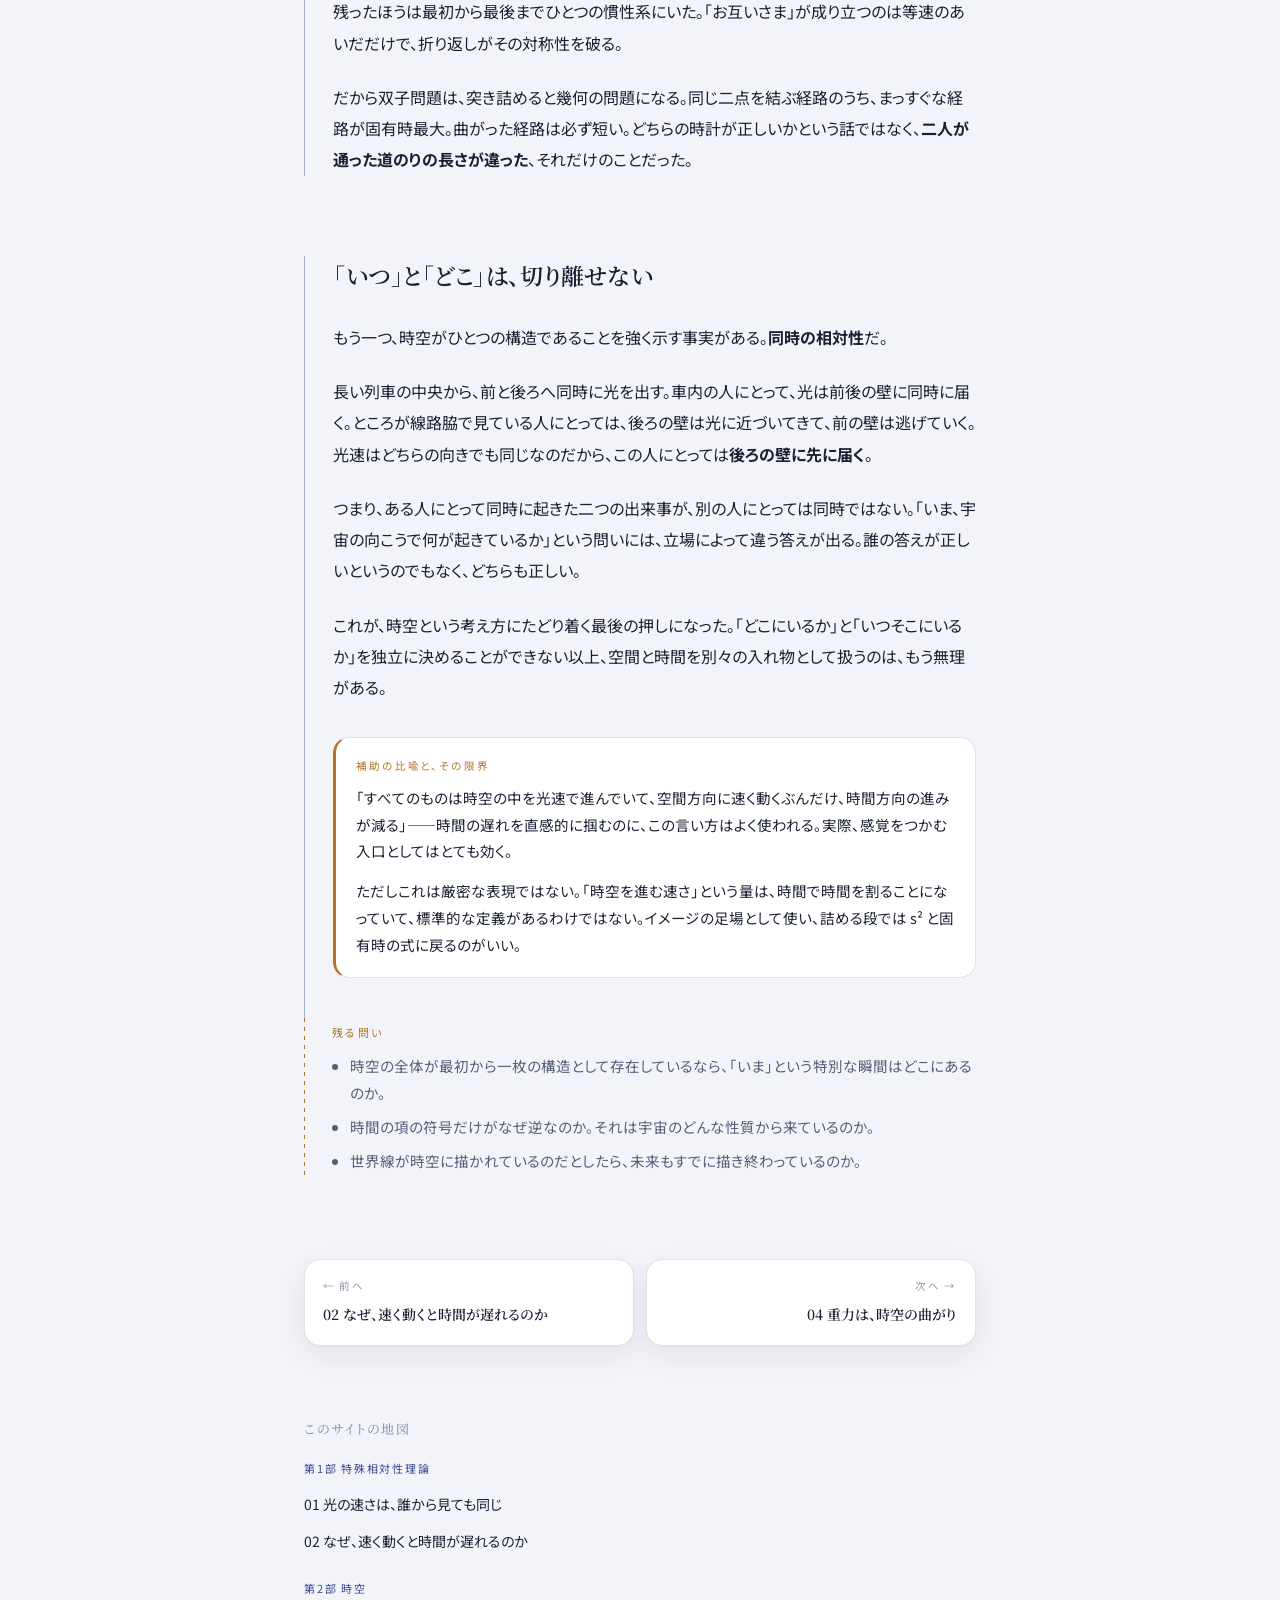
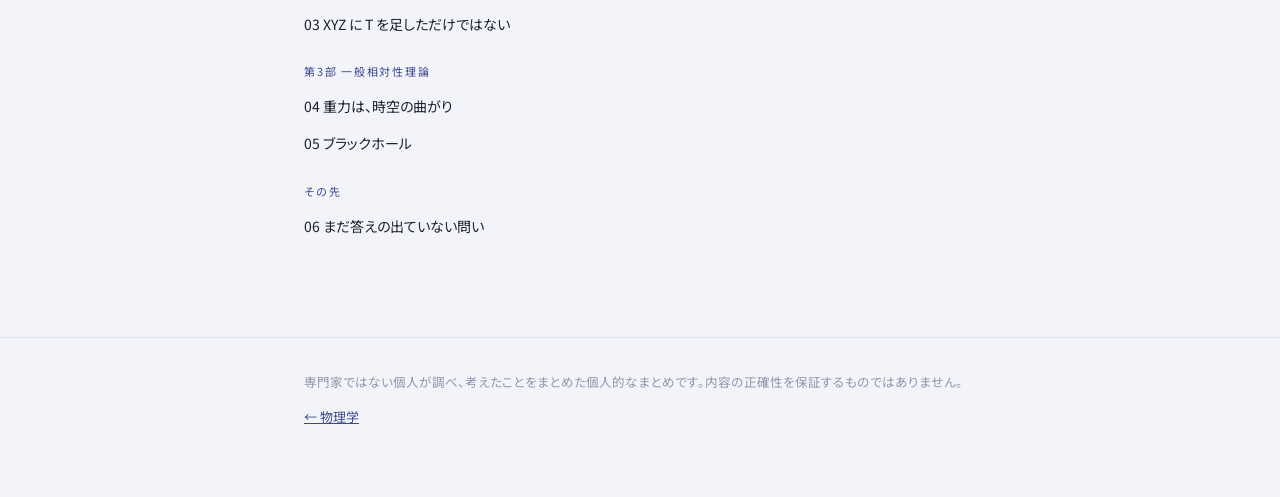
<file: spacetime.html>
<!DOCTYPE html>
<html lang="ja">
<head>
<meta charset="UTF-8">
<meta name="viewport" content="width=device-width, initial-scale=1.0">
<title>03 XYZ に T を足しただけではない｜時間</title>
<meta name="description" content="時空とは、空間3次元に時間1次元を並べた4次元座標のことではない。時間の項だけ符号が逆になる不変量、世界線、固有時。そして「時空では、まっすぐ進んだ人がいちばん多く歳をとる」という双子のパラドックスの答え。">
<link rel="icon" href="data:image/svg+xml,<svg xmlns=%22http://www.w3.org/2000/svg%22 viewBox=%220 0 100 100%22><text y=%22.9em%22 font-size=%2290%22>⏳</text></svg>">
<link rel="preconnect" href="https://fonts.googleapis.com">
<link rel="preconnect" href="https://fonts.gstatic.com" crossorigin>
<link href="https://fonts.googleapis.com/css2?family=Noto+Sans+JP:wght@400;500;700&family=Noto+Serif+JP:wght@500;600;700&display=swap" rel="stylesheet">
<link rel="stylesheet" href="css/style.css">
</head>
<body>

<svg width="0" height="0" aria-hidden="true" focusable="false" style="position:absolute">
  <defs>
    <marker id="ar-i" viewBox="0 0 10 10" refX="9" refY="5" markerWidth="7" markerHeight="7" orient="auto-start-reverse"><path d="M0 0 L10 5 L0 10 z"/></marker>
    <marker id="ar-e" viewBox="0 0 10 10" refX="9" refY="5" markerWidth="7" markerHeight="7" orient="auto-start-reverse"><path d="M0 0 L10 5 L0 10 z"/></marker>
    <marker id="ar-f" viewBox="0 0 10 10" refX="9" refY="5" markerWidth="7" markerHeight="7" orient="auto-start-reverse"><path d="M0 0 L10 5 L0 10 z"/></marker>
  </defs>
</svg>

<header class="top">
  <div class="wrap">
    <a class="sitemark" href="index.html">TIME ｜ 時間</a>
    <a class="back" href="../physics/">← 物理学</a>
  </div>
</header>

<nav class="crumb" aria-label="パンくず">
  <a href="index.html">時間</a><span>›</span><span>第2部</span><span>›</span><span>03 XYZ に T を足しただけではない</span>
</nav>

<main class="wrap">

  <p class="part-label">第2部 時空 ／ 03</p>
  <h1>XYZ に T を<br><span class="em">足しただけではない</span></h1>
  <p class="lede">「時空」という言葉を聞いたとき、空間のXYZに時間のT軸を1本足した4次元の座標だろう、と考えた。入口としては間違っていない。だが、それだけでは時空の肝心なところが落ちてしまう。落ちているのは、4本目の軸が他の3本と<strong>同じようには足されない</strong>という一点だ。</p>

  <div class="summary">
    <span class="k">この章の要点</span>
    <ul>
      <li>時空では、時間の項だけ符号が逆になる。ここが「ただの4次元」との決定的な違い。</li>
      <li>長さも時間の長さも観測者ごとに変わるが、両者を組み合わせた<strong>時空間隔</strong>だけは全員で一致する。</li>
      <li>物体は時空の中に一本の線（<strong>世界線</strong>）を描く。止まっていても、時間方向には進んでいる。</li>
      <li>その線に沿って自分の時計が刻んだ量が<strong>固有時</strong>。時間の遅れとは、線ごとに固有時が違うということ。</li>
      <li>時空では、二点を<strong>まっすぐ</strong>結んだ人がいちばん多く歳をとる。</li>
    </ul>
  </div>

  <section class="ch">
    <h2>4本目の軸は、少し違う足され方をする</h2>

    <p>ふつうの3次元空間では、二点の距離はこう決まる。</p>

    <div class="formula">
      d<sup>2</sup> ＝ x<sup>2</sup> ＋ y<sup>2</sup> ＋ z<sup>2</sup>
    </div>

    <p>ここに時間を4本目の軸として素直に足すなら、全部プラスで並ぶはずだ。ところが時空で「全員が一致する量」を探すと、出てくる形はこうなる。</p>

    <div class="formula">
      s<sup>2</sup> ＝ ( c t )<sup>2</sup> − ( x<sup>2</sup> ＋ y<sup>2</sup> ＋ z<sup>2</sup> )
      <span class="note">時間の項と空間の項が、引き算で結ばれている</span>
    </div>

    <p>マイナスが一つ入っているだけだが、これが時空を時空たらしめている。時間は空間の4本目ではなく、<strong>符号の違う方向</strong>として空間に組み込まれている。c が掛かっているのも大事で、秒とメートルという別々の単位を同じ土俵に乗せる換算係数の役をしている。時間に光速を掛けると、距離になる。</p>

    <p>そして、この s² という量には特別な性質がある。ある人が測った時間 t も距離 x も、別の速さで動く人が測ればどちらも違う値になる。それなのに、この組み合わせだけは<strong>全員がぴったり同じ値を出す</strong>。</p>

    <div class="keypoint">時間も距離も、観測者ごとに伸び縮みする。伸び縮みしない実体は、その二つを組み合わせたところにある。だから時間と空間を別々に扱うのをやめて、ひとつの「時空」と呼ぶ。</div>

    <p>比喩を使うなら、地図の上で棒を回転させるようなものだ。棒を回せば、東西方向の成分も南北方向の成分も変わる。しかし棒の長さは変わらない。時空でも同じことが起きていて、速さを変えるというのは、時間方向と空間方向への<strong>成分の配分を変える</strong>操作にあたる。配分は変わるが、s² は変わらない。ただし符号が違うぶん、この「回転」は円ではなく双曲線を描く——それが、いくら配分を変えても光速を超えられない理由になっている。</p>
  </section>

  <section class="ch">
    <h2>世界線 — 止まっていても、進んでいる</h2>

    <p>時空の中では、物体は「点」ではなく「線」として存在する。生まれてから消えるまでの全履歴が、一本のつながった線になる。これを<strong>世界線</strong>と呼ぶ。</p>

    <p>縦軸に時間、横軸に空間をとった図が、いちばん見やすい。じっと座っている人の世界線は、まっすぐ上へ伸びる垂直な線だ。空間的には動いていないが、時間方向には進み続けている。等速で歩いている人の世界線は、斜めに傾いた直線になる。速いほど、線は寝る。</p>

    <figure class="fig">
      <svg viewBox="0 0 640 350" role="img" aria-labelledby="f1-t">
        <title id="f1-t">時空の図と、三本の世界線</title>
        <path class="axis" d="M200 322 V40" marker-end="url(#ar-f)"/>
        <path class="axis" d="M76 310 H608" marker-end="url(#ar-f)"/>
        <text class="lb" x="200" y="28" text-anchor="middle">時間 T</text>
        <text class="lb" x="614" y="330" text-anchor="end">空間 X</text>

        <path class="s-e-d" d="M200 310 L474 36"/>
        <path class="s-e-d" d="M200 310 L80 190"/>
        <text class="te" x="480" y="46">光</text>

        <path class="s-i" d="M200 310 V60"/>
        <g class="f-i">
          <circle cx="200" cy="260" r="3.5"/><circle cx="200" cy="210" r="3.5"/>
          <circle cx="200" cy="160" r="3.5"/><circle cx="200" cy="110" r="3.5"/>
          <circle cx="200" cy="60" r="3.5"/>
        </g>
        <text class="ti" x="188" y="52" text-anchor="end">止まっている人</text>

        <path class="s-i" d="M200 310 L330 60"/>
        <g class="f-i">
          <circle cx="230" cy="252" r="3.5"/><circle cx="261" cy="193" r="3.5"/>
          <circle cx="291" cy="135" r="3.5"/><circle cx="322" cy="76" r="3.5"/>
        </g>
        <text class="ti" x="340" y="68">動いている人</text>

        <circle class="f-f" cx="200" cy="310" r="4"/>
        <text class="lb" x="192" y="332" text-anchor="end">いま・ここ</text>
        <text class="lb" x="520" y="210">この外側へは</text>
        <text class="lb" x="520" y="232">行けない</text>
      </svg>
      <figcaption>点は、その人の時計が一定量だけ進んだ印。同じ高さ（外から見た同じ時刻）まで上がるあいだに、斜めの世界線に刻まれる印は少ない。破線は光の世界線で、これより寝た線は物体には引けない。</figcaption>
    </figure>

    <p>光の世界線は、ちょうど45度になる（縦軸を ct にとった場合）。質量を持つものの世界線は、必ずこれより立っている。この45度の線が作る領域を<strong>光円錐</strong>と呼び、「いま・ここ」から影響を及ぼせる範囲、影響を受けられる範囲を区切っている。時空には、行ける場所と行けない場所が構造として書き込まれている。</p>

    <div class="terms">
      <span class="k">ことばの整理</span>
      <dl>
        <dt>世界線</dt>
        <dd>ある物体が時空に描く一本の線。その物体の全履歴そのもの。</dd>
        <dt>固有時</dt>
        <dd>世界線に沿って、その物体自身の時計が刻んだ時間。誰から見ても同じ値になる。記号は τ（タウ）。</dd>
        <dt>光円錐</dt>
        <dd>ある事象から光が届く範囲。因果関係を持てる相手と、持てない相手を分ける境界。</dd>
      </dl>
    </div>
  </section>

  <section class="ch">
    <h2>固有時 — 線の長さとしての時間</h2>

    <p>世界線に沿って、その人自身の時計が刻んだ時間を<strong>固有時</strong>という。時空の図でいえば、線の「長さ」にあたる量だ。前の章の式を書き直すと、こうなる。</p>

    <div class="formula">
      ( c τ )<sup>2</sup> ＝ ( c t )<sup>2</sup> − x<sup>2</sup>
      <span class="note">τ：本人の時計が刻んだ時間（固有時） ／ t, x：外から見た時間と移動距離</span>
    </div>

    <p>ここに x ＝ vt を入れて整理すると、τ ＝ t√(1−v²/c²) ＝ t/γ になる。第1部で光時計から出した式と、まったく同じものだ。光時計の話は、この一般的な式を一つの具体例で見ていたにすぎなかった。</p>

    <p>言い換えると、<strong>時間の遅れとは、世界線ごとに固有時の溜まり方が違う</strong>ということでしかない。時間が何かにせき止められているのでも、時計の精度が落ちているのでもない。</p>

    <p>ここで、日常の直感と正反対のことが起きる。ふつうの空間では、二点を結ぶ最短経路は直線で、寄り道をすれば道のりは長くなる。ところが時空では、時間の項の符号が逆になっているせいで、関係がひっくり返る。</p>

    <div class="keypoint">時空では、二つの出来事をまっすぐ結んだ世界線が、いちばん長い固有時を持つ。寄り道をした人ほど、歳をとらない。</div>
  </section>

  <section class="ch">
    <h2>双子のパラドックスが、これで解ける</h2>

    <p>前の章で残していた問題に戻る。地球に残った双子と、宇宙船で旅に出た双子。等速で動いているあいだは「お互いに相手が遅れて見える」のに、再会したときにはなぜ旅に出たほうだけが若いのか。</p>

    <p>時空の図に描けば、非対称は一目でわかる。二人は同じ点から出発し、同じ点で再会する。地球に残ったほうの世界線は、その二点をまっすぐ結んでいる。旅に出たほうは、途中で折れ曲がっている。</p>

    <figure class="fig">
      <svg viewBox="0 0 640 340" role="img" aria-labelledby="f2-t">
        <title id="f2-t">二人の双子がたどる、二本の世界線</title>
        <path class="axis" d="M120 310 V40" marker-end="url(#ar-f)"/>
        <text class="lb" x="120" y="28" text-anchor="middle">時間</text>

        <path class="s-i" d="M260 300 V50"/>
        <g class="f-i">
          <circle cx="260" cy="250" r="3.5"/><circle cx="260" cy="200" r="3.5"/>
          <circle cx="260" cy="150" r="3.5"/><circle cx="260" cy="100" r="3.5"/>
        </g>
        <text class="ti" x="248" y="180" text-anchor="end">地球に残る</text>
        <text class="ti" x="248" y="202" text-anchor="end">10年</text>

        <path class="s-e" d="M260 300 L335 175 L260 50"/>
        <g class="f-e">
          <circle cx="298" cy="238" r="3.5"/><circle cx="335" cy="175" r="3.5"/>
          <circle cx="298" cy="113" r="3.5"/>
        </g>
        <text class="te" x="350" y="120">旅に出る</text>
        <text class="te" x="350" y="142">8年</text>
        <text class="lb" x="350" y="188">折り返す</text>

        <circle class="f-f" cx="260" cy="300" r="4.5"/>
        <circle class="f-f" cx="260" cy="50" r="4.5"/>
        <text class="lb" x="248" y="318" text-anchor="end">出発</text>
        <text class="lb" x="248" y="46" text-anchor="end">再会</text>
        <text class="lb" x="430" y="290">光速の60%で往復した場合</text>
        <text class="lb" x="430" y="312">点ひとつ ＝ 本人の2年</text>
      </svg>
      <figcaption>まっすぐな線のほうが、刻まれた点が多い。時空では、寄り道をした線のほうが固有時が短くなる。光速の60%なら、地球側の10年に対して船内は8年。</figcaption>
    </figure>

    <p>対称性を破っているのは「どちらが動いたか」ではなく、<strong>折り返したのはどちらか</strong>だ。旅に出た双子は途中で向きを変えている。そのあいだ、彼は加速していて、慣性系を乗り換えている。地球に残ったほうは最初から最後までひとつの慣性系にいた。「お互いさま」が成り立つのは等速のあいだだけで、折り返しがその対称性を破る。</p>

    <p>だから双子問題は、突き詰めると幾何の問題になる。同じ二点を結ぶ経路のうち、まっすぐな経路が固有時最大。曲がった経路は必ず短い。どちらの時計が正しいかという話ではなく、<strong>二人が通った道のりの長さが違った</strong>、それだけのことだった。</p>
  </section>

  <section class="ch">
    <h2>「いつ」と「どこ」は、切り離せない</h2>

    <p>もう一つ、時空がひとつの構造であることを強く示す事実がある。<strong>同時の相対性</strong>だ。</p>

    <p>長い列車の中央から、前と後ろへ同時に光を出す。車内の人にとって、光は前後の壁に同時に届く。ところが線路脇で見ている人にとっては、後ろの壁は光に近づいてきて、前の壁は逃げていく。光速はどちらの向きでも同じなのだから、この人にとっては<strong>後ろの壁に先に届く</strong>。</p>

    <p>つまり、ある人にとって同時に起きた二つの出来事が、別の人にとっては同時ではない。「いま、宇宙の向こうで何が起きているか」という問いには、立場によって違う答えが出る。誰の答えが正しいというのでもなく、どちらも正しい。</p>

    <p>これが、時空という考え方にたどり着く最後の押しになった。「どこにいるか」と「いつそこにいるか」を独立に決めることができない以上、空間と時間を別々の入れ物として扱うのは、もう無理がある。</p>

    <div class="myth">
      <span class="k">補助の比喩と、その限界</span>
      <p>「すべてのものは時空の中を光速で進んでいて、空間方向に速く動くぶんだけ、時間方向の進みが減る」——時間の遅れを直感的に掴むのに、この言い方はよく使われる。実際、感覚をつかむ入口としてはとても効く。</p>
      <p>ただしこれは厳密な表現ではない。「時空を進む速さ」という量は、時間で時間を割ることになっていて、標準的な定義があるわけではない。イメージの足場として使い、詰める段では s² と固有時の式に戻るのがいい。</p>
    </div>

    <div class="q">
      <p class="q-label">残る問い</p>
      <ul>
        <li>時空の全体が最初から一枚の構造として存在しているなら、「いま」という特別な瞬間はどこにあるのか。</li>
        <li>時間の項の符号だけがなぜ逆なのか。それは宇宙のどんな性質から来ているのか。</li>
        <li>世界線が時空に描かれているのだとしたら、未来もすでに描き終わっているのか。</li>
      </ul>
    </div>
  </section>

</main>

<nav class="pager" aria-label="前後のページ">
  <a class="prev" href="dilation.html"><span class="k">← 前へ</span><span class="t">02 なぜ、速く動くと時間が遅れるのか</span></a>
  <a class="next" href="gravity.html"><span class="k">次へ →</span><span class="t">04 重力は、時空の曲がり</span></a>
</nav>

<nav class="sitemap" aria-label="このサイトの地図">
  <h2>このサイトの地図</h2>
  <div class="grp">
    <p class="k">第1部 特殊相対性理論</p>
    <ul>
      <li><a href="light.html">01 光の速さは、誰から見ても同じ</a></li>
      <li><a href="dilation.html">02 なぜ、速く動くと時間が遅れるのか</a></li>
    </ul>
  </div>
  <div class="grp">
    <p class="k">第2部 時空</p>
    <ul>
      <li><a href="spacetime.html">03 XYZ に T を足しただけではない</a></li>
    </ul>
  </div>
  <div class="grp">
    <p class="k">第3部 一般相対性理論</p>
    <ul>
      <li><a href="gravity.html">04 重力は、時空の曲がり</a></li>
      <li><a href="blackhole.html">05 ブラックホール</a></li>
    </ul>
  </div>
  <div class="grp">
    <p class="k">その先</p>
    <ul>
      <li><a href="questions.html">06 まだ答えの出ていない問い</a></li>
    </ul>
  </div>
</nav>

<footer class="foot">
  <div class="wrap">
    <p>専門家ではない個人が調べ、考えたことをまとめた個人的なまとめです。内容の正確性を保証するものではありません。</p>
    <p><a href="../physics/">← 物理学</a></p>
  </div>
</footer>

</body>
</html>
</file>
<file: css/style.css>
/* =========================================================
   時間とは何か ｜ m-note
   テーマ: 夜のインディゴ × 光の琥珀
   ========================================================= */

:root {
  --ground: #f3f4f9;
  --paper: #ffffff;
  --ink: #1b2032;
  --ink-soft: #565f79;
  --ink-faint: #8f97ad;
  --primary: #3e4a8f;
  --primary-soft: #a9b0d6;
  --accent: #b1762a;
  --line: #e0e2ed;
  --wash: rgba(62, 74, 143, 0.05);
  --primary-rgb: 62, 74, 143;
  --accent-rgb: 177, 118, 42;
  /* 深さ（重力ポテンシャル・時空の曲がり）を塗り分ける5段 */
  --l0: #f5f6fb;
  --l1: #e7e9f5;
  --l2: #d4d8ee;
  --l3: #bcc2e2;
  --l4: #9fa7d2;
  --shadow: 0 1px 2px rgba(27, 32, 50, 0.04), 0 10px 30px rgba(27, 32, 50, 0.07);
  --r-card: 16px;
  --r-pill: 999px;
}
@media (prefers-color-scheme: dark) {
  :root {
    --ground: #0f1220;
    --paper: #181c2c;
    --ink: #e7e9f4;
    --ink-soft: #a8afc6;
    --ink-faint: #767e96;
    --primary: #9aa6ea;
    --primary-soft: #3c4573;
    --accent: #ddab5c;
    --line: #262b41;
    --wash: rgba(154, 166, 234, 0.07);
    --primary-rgb: 154, 166, 234;
    --accent-rgb: 221, 171, 92;
    --l0: #151a2a;
    --l1: #1c2234;
    --l2: #242b41;
    --l3: #2e3650;
    --l4: #3a4463;
    --shadow: 0 1px 2px rgba(0, 0, 0, 0.3), 0 10px 30px rgba(0, 0, 0, 0.36);
  }
}

* { box-sizing: border-box; }
html { scroll-behavior: smooth; }

body {
  margin: 0;
  background: var(--ground);
  color: var(--ink);
  font-family: "Noto Sans JP", "Hiragino Kaku Gothic ProN", "Hiragino Sans", "Yu Gothic", sans-serif;
  font-size: 16px;
  line-height: 1.95;
  -webkit-font-smoothing: antialiased;
  font-feature-settings: "palt";
}
h1, h2, h3, .sitemark, .part-label, .col-label, .colcard .t, .partcard .t,
.pager .t, .sitemap h2, .keypoint, .fig text {
  font-family: "Noto Serif JP", "Hiragino Mincho ProN", "Yu Mincho", serif;
  font-weight: 600;
}

.wrap { max-width: 720px; margin: 0 auto; padding: 0 24px; }

a { color: var(--primary); }
a:focus-visible { outline: 2px solid var(--primary); outline-offset: 3px; border-radius: 2px; }

/* ---------- header ---------- */
.top { border-bottom: 1px solid var(--line); }
.top .wrap {
  display: flex; align-items: baseline; justify-content: space-between;
  gap: 16px; padding-top: 18px; padding-bottom: 18px;
}
.sitemark {
  font-size: 11px; letter-spacing: .2em; color: var(--ink-faint);
  text-transform: uppercase; text-decoration: none;
}
.sitemark:hover { color: var(--primary); }
.back { font-size: 13px; text-decoration: none; color: var(--ink-soft); }
.back:hover { color: var(--primary); }

/* ---------- hero ---------- */
.hero { padding: 76px 0 12px; }
.part-label, .col-label {
  display: inline-block; padding: 5px 14px; font-size: 11px; letter-spacing: .16em;
  border-radius: var(--r-pill);
}
.part-label { background: var(--wash); color: var(--primary); }
.col-label { background: var(--paper); color: var(--accent); border: 1px solid var(--accent); }

h1 {
  font-size: clamp(25px, 6.2vw, 36px); line-height: 1.72;
  margin: 26px 0 30px; letter-spacing: .01em;
}
h1 .em { color: var(--primary); }
.lede { color: var(--ink-soft); margin: 0 0 8px; font-size: 15.5px; }

/* hero motif — 静止と運動、ふたつの世界線 */
.motif { display: block; width: 100%; height: auto; margin: 44px 0 0; overflow: visible; }
.motif .wl-a { stroke: var(--primary); stroke-width: 1.5; fill: none; }
.motif .wl-b { stroke: var(--accent); stroke-width: 1.5; fill: none; }
.motif .tick { stroke: var(--primary-soft); stroke-width: 1; }
.motif .tick-b { stroke: rgba(var(--accent-rgb), .55); stroke-width: 1; }
.motif text { font-size: 11px; letter-spacing: .14em; }
.motif .t-a { fill: var(--primary); }
.motif .t-b { fill: var(--accent); }
.motif .pulse { fill: var(--accent); animation: climb 5s linear infinite; }
@keyframes climb { from { opacity: .15; } 50% { opacity: 1; } to { opacity: .15; } }
@media (prefers-reduced-motion: reduce) {
  html { scroll-behavior: auto; }
  .motif .pulse { animation: none; opacity: .8; }
}

/* ---------- toc ---------- */
.toc { margin: 64px 0 0; border-top: 1px solid var(--line); }
.toc a {
  display: flex; align-items: baseline; gap: 16px;
  padding: 13px 2px; border-bottom: 1px solid var(--line);
  text-decoration: none; color: var(--ink);
}
.toc a:hover { background: var(--wash); }
.toc .n { font-size: 11px; letter-spacing: .12em; color: var(--ink-faint); min-width: 22px; }
.toc .t { font-size: 14.5px; }
.toc .s { margin-left: auto; font-size: 12px; color: var(--ink-faint); text-align: right; }

/* ---------- chapters ---------- */
.ch { margin: 80px 0; border-left: 1px solid var(--primary-soft); padding-left: 28px; }
.ch-label { font-size: 11px; letter-spacing: .22em; color: var(--primary); margin: 0 0 10px; }
h2 { font-size: clamp(19px, 4.6vw, 23px); line-height: 1.75; margin: 0 0 26px; }
h3 {
  font-size: 14px; font-weight: 700; letter-spacing: .04em;
  color: var(--ink-soft); margin: 44px 0 14px;
  font-family: "Noto Sans JP", sans-serif;
}
.ch p { margin: 0 0 1.45em; }
.ch p:last-child { margin-bottom: 0; }
.err { color: var(--accent); font-weight: 500; }
strong { font-weight: 700; }

blockquote {
  margin: 0 0 1.6em; padding: 0;
  font-size: 17px; line-height: 1.9; color: var(--primary);
}

/* ---------- figures ---------- */
.fig {
  margin: 34px 0; padding: 22px 20px 18px;
  background: var(--paper); border: 1px solid var(--line);
  border-radius: var(--r-card); box-shadow: var(--shadow);
}
.fig svg { display: block; width: 100%; height: auto; overflow: visible; }
.fig figcaption { margin-top: 16px; font-size: 12.5px; line-height: 1.75; color: var(--ink-faint); }
.fig text { font-size: 14.5px; fill: var(--ink-soft); }
.fig .lb { font-size: 12.5px; letter-spacing: .06em; fill: var(--ink-faint); font-family: "Noto Sans JP", sans-serif; }
.fig .ti { fill: var(--primary); font-size: 13.5px; }
.fig .te { fill: var(--accent); font-size: 13.5px; }

/* 線の種類 */
.s-i { stroke: var(--primary); fill: none; stroke-width: 1.5; }          /* 主線 */
.s-e { stroke: var(--accent); fill: none; stroke-width: 1.5; }           /* 光・強調 */
.s-e-d { stroke: var(--accent); fill: none; stroke-width: 1.5; stroke-dasharray: 5 5; }
.s-l { stroke: var(--line); fill: none; stroke-width: 1; }               /* 目盛り */
.s-f { stroke: var(--ink-faint); fill: none; stroke-width: 1; }
.s-f-d { stroke: var(--ink-faint); fill: none; stroke-width: 1; stroke-dasharray: 4 4; }
.axis { stroke: var(--ink-faint); fill: none; stroke-width: 1.2; }
.box { fill: var(--wash); stroke: var(--primary-soft); stroke-width: 1; }
.cone { fill: rgba(var(--accent-rgb), .10); stroke: var(--accent); stroke-width: 1.2; }
.f-i { fill: var(--primary); }
.f-e { fill: var(--accent); }
.f-f { fill: var(--ink-faint); }
.fill-0 { fill: var(--l0); }
.fill-1 { fill: var(--l1); }
.fill-2 { fill: var(--l2); }
.fill-3 { fill: var(--l3); }
.fill-4 { fill: var(--l4); }
.mesh { fill: none; stroke: rgba(var(--primary-rgb), .38); stroke-width: 1; }
.mesh-b { fill: none; stroke: rgba(var(--primary-rgb), .7); stroke-width: 1.3; }
#ar-i path { fill: var(--primary); }
#ar-e path { fill: var(--accent); }
#ar-f path { fill: var(--ink-faint); }

.chip {
  display: inline-block; width: 10px; height: 10px; border-radius: var(--r-pill);
  margin-right: 8px; vertical-align: 1px; border: 1px solid var(--line);
}
.c0 { background: var(--l0); } .c1 { background: var(--l1); } .c2 { background: var(--l2); }
.c3 { background: var(--l3); } .c4 { background: var(--l4); }
.ce { background: var(--accent); border-color: var(--accent); }

/* ---------- 式 ---------- */
.formula {
  margin: 30px 0; padding: 18px 20px; text-align: center;
  background: var(--paper); border: 1px solid var(--line); border-radius: var(--r-card);
  font-family: "Noto Serif JP", serif; font-size: 17px; line-height: 2.1; color: var(--ink);
  overflow-x: auto;
}
.formula .note {
  display: block; margin-top: 8px;
  font-family: "Noto Sans JP", sans-serif; font-size: 12.5px; color: var(--ink-faint); line-height: 1.8;
}
.formula sub { font-size: .7em; }

/* ---------- table ---------- */
.tbl-scroll { overflow-x: auto; margin: 28px 0; }
table { width: 100%; border-collapse: collapse; font-size: 14px; min-width: 420px; }
th, td { text-align: left; padding: 11px 10px 11px 0; border-bottom: 1px solid var(--line); vertical-align: top; }
th { font-weight: 700; color: var(--ink-soft); font-size: 12px; letter-spacing: .08em; white-space: nowrap; }
td:first-child { white-space: nowrap; color: var(--primary); font-weight: 500; }

/* ---------- 要点カード ---------- */
.summary {
  margin: 0 0 8px; padding: 20px 22px 18px;
  background: var(--paper); border: 1px solid var(--line);
  border-radius: var(--r-card); box-shadow: var(--shadow);
}
.summary .k {
  display: block; margin: 0 0 13px;
  font-family: "Noto Serif JP", serif; font-weight: 600;
  font-size: 11px; letter-spacing: .2em; color: var(--primary);
}
.summary ul { margin: 0; padding: 0; list-style: none; }
.summary li { position: relative; margin: 0 0 11px; padding-left: 24px; font-size: 14.5px; line-height: 1.85; }
.summary li::before {
  content: ""; position: absolute; left: 4px; top: .78em;
  width: 7px; height: 7px; border-radius: 50%; background: var(--primary-soft);
}
.summary li:last-child { margin-bottom: 0; }

/* ---------- 大事な一文 ---------- */
.keypoint {
  margin: 38px 0; padding: 2px 0 2px 22px;
  border-left: 3px solid var(--primary);
  font-weight: 600; color: var(--primary);
  font-size: clamp(16px, 4.3vw, 19px); line-height: 1.9;
}

/* ---------- 手順・段階リスト ---------- */
.steps { margin: 32px 0; padding: 0; list-style: none; counter-reset: st; }
.steps > li { position: relative; margin: 0 0 22px; padding: 0 0 0 46px; counter-increment: st; }
.steps > li::before {
  content: counter(st);
  position: absolute; left: 0; top: 1px;
  width: 28px; height: 28px; border-radius: 50%;
  background: var(--paper); border: 1px solid var(--primary-soft);
  color: var(--primary); font-size: 12.5px;
  font-family: "Noto Serif JP", serif; font-weight: 600;
  display: flex; align-items: center; justify-content: center;
}
.steps > li::after {
  content: ""; position: absolute; left: 14px; top: 34px; bottom: -18px;
  width: 1px; background: var(--line);
}
.steps > li:last-child { margin-bottom: 0; }
.steps > li:last-child::after { display: none; }
.steps .t { display: block; margin: 2px 0 5px; font-weight: 700; color: var(--ink); }
.steps p { margin: 0; font-size: 14.5px; line-height: 1.85; color: var(--ink-soft); }

/* ---------- 用語のひとこと ---------- */
.terms { margin: 32px 0; padding: 16px 20px; background: var(--wash); border-radius: var(--r-card); }
.terms .k { display: block; margin: 0 0 10px; font-size: 11px; letter-spacing: .2em; color: var(--ink-faint); }
.terms dl { margin: 0; }
.terms dt { font-weight: 700; color: var(--primary); font-size: 14px; margin: 12px 0 0; }
.terms dt:first-of-type { margin-top: 0; }
.terms dd { margin: 3px 0 0; font-size: 14px; line-height: 1.8; color: var(--ink-soft); }

/* ---------- 並べて見る ---------- */
.duo { display: grid; grid-template-columns: 1fr 1fr; gap: 14px; margin: 32px 0; }
.duo .card { padding: 16px 18px; background: var(--paper); border: 1px solid var(--line); border-radius: var(--r-card); }
.duo .card .k { display: block; margin: 0 0 7px; font-size: 11px; letter-spacing: .16em; color: var(--primary); }
.duo .card.b .k { color: var(--accent); }
.duo .card .t { display: block; margin: 0 0 6px; font-weight: 700; }
.duo .card p { margin: 0; font-size: 14px; line-height: 1.8; color: var(--ink-soft); }
@media (max-width: 560px) { .duo { grid-template-columns: 1fr; } }

/* ---------- よくある誤解 ---------- */
.myth {
  margin: 34px 0; padding: 18px 20px;
  background: var(--paper); border: 1px solid var(--line);
  border-left: 3px solid var(--accent); border-radius: var(--r-card);
}
.myth .k { display: block; font-size: 10.5px; letter-spacing: .18em; color: var(--accent); margin-bottom: 8px; }
.myth p { margin: 0 0 .9em; font-size: 14.5px; line-height: 1.85; }
.myth p:last-child { margin-bottom: 0; }
.myth .x { color: var(--ink-faint); }

/* ---------- 残る問い ---------- */
.q { position: relative; margin: 40px 0 0 -28px; padding: 4px 0 4px 27px; }
.q::before {
  content: ""; position: absolute; left: -1px; top: 0; bottom: 0; width: 1px;
  background: repeating-linear-gradient(to bottom, var(--accent) 0 4px, var(--ground) 4px 9px);
}
.q .q-label { font-size: 11px; letter-spacing: .22em; color: var(--accent); margin: 0 0 10px; }
.q ul { margin: 0; padding-left: 1.1em; }
.q li { margin: 0 0 .5em; font-size: 14.5px; color: var(--ink-soft); line-height: 1.85; }
.q li:last-child { margin-bottom: 0; }

/* ---------- カード類 ---------- */
.partcard {
  display: block; margin: 34px 0; padding: 18px 20px; background: var(--paper);
  border: 1px solid var(--line); border-left: 3px solid var(--primary);
  border-radius: var(--r-card); box-shadow: var(--shadow); text-decoration: none;
}
a.partcard:hover { border-color: var(--primary); }
.partcard .k { display: block; font-size: 10.5px; letter-spacing: .18em; color: var(--primary); margin-bottom: 6px; }
.partcard .t { display: block; font-size: 15px; color: var(--ink); margin-bottom: 4px; }
.partcard .d { display: block; font-size: 12.5px; color: var(--ink-faint); line-height: 1.7; }

.colcard { margin: 34px 0; }
.colcard a {
  display: block; padding: 18px 20px; background: var(--paper);
  border: 1px solid var(--line); border-left: 3px solid var(--accent);
  border-radius: var(--r-card); box-shadow: var(--shadow); text-decoration: none;
}
.colcard a:hover { border-color: var(--accent); }
.colcard .k { display: block; font-size: 10.5px; letter-spacing: .18em; color: var(--accent); margin-bottom: 6px; }
.colcard .t { display: block; font-size: 15px; color: var(--ink); margin-bottom: 4px; }
.colcard .d { display: block; font-size: 12.5px; color: var(--ink-faint); line-height: 1.7; }

/* ---------- パンくず・前後・地図・脚 ---------- */
.crumb { max-width: 720px; margin: 0 auto; padding: 18px 24px 0; font-size: 12.5px; color: var(--ink-faint); }
.crumb a { color: var(--ink-soft); text-decoration: none; margin: 0 8px; }
.crumb a:first-child { margin-left: 0; }
.crumb a:hover { color: var(--primary); }
.crumb span { margin: 0 8px; }

.pager { display: flex; gap: 12px; max-width: 720px; margin: 72px auto 0; padding: 0 24px; }
.pager a {
  flex: 1; padding: 16px 18px; background: var(--paper); border: 1px solid var(--line);
  border-radius: var(--r-card); text-decoration: none; box-shadow: var(--shadow);
}
.pager a:hover { border-color: var(--primary-soft); }
.pager .next { text-align: right; }
.pager .k { display: block; font-size: 10.5px; letter-spacing: .16em; color: var(--ink-faint); margin-bottom: 5px; }
.pager .t { display: block; font-size: 14px; color: var(--ink); }

.sitemap { max-width: 720px; margin: 72px auto 0; padding: 0 24px; }
.sitemap h2 { font-size: 13px; letter-spacing: .12em; color: var(--ink-faint); margin: 0 0 18px; font-weight: 500; }
.sitemap .grp { margin-bottom: 22px; }
.sitemap .k { font-size: 11px; letter-spacing: .16em; color: var(--primary); margin: 0 0 8px; }
.sitemap ul { list-style: none; margin: 0; padding: 0; }
.sitemap li { margin: 0 0 6px; }
.sitemap a { font-size: 14px; color: var(--ink); text-decoration: none; }
.sitemap a:hover { color: var(--primary); text-decoration: underline; }

.foot { margin-top: 96px; border-top: 1px solid var(--line); }
.foot .wrap { padding-top: 32px; padding-bottom: 56px; }
.foot p { margin: 0 0 12px; font-size: 12.5px; line-height: 1.85; color: var(--ink-faint); }
.foot a { font-size: 13px; }

@media (max-width: 560px) {
  body { font-size: 15.5px; }
  .hero { padding-top: 56px; }
  .ch { padding-left: 18px; margin: 64px 0; }
  .q { margin-left: -18px; padding-left: 17px; }
  .fig { padding: 16px 14px 14px; }
  .pager { flex-direction: column; }
  .pager .next { text-align: left; }
  .formula { font-size: 15.5px; }
}
</file>
